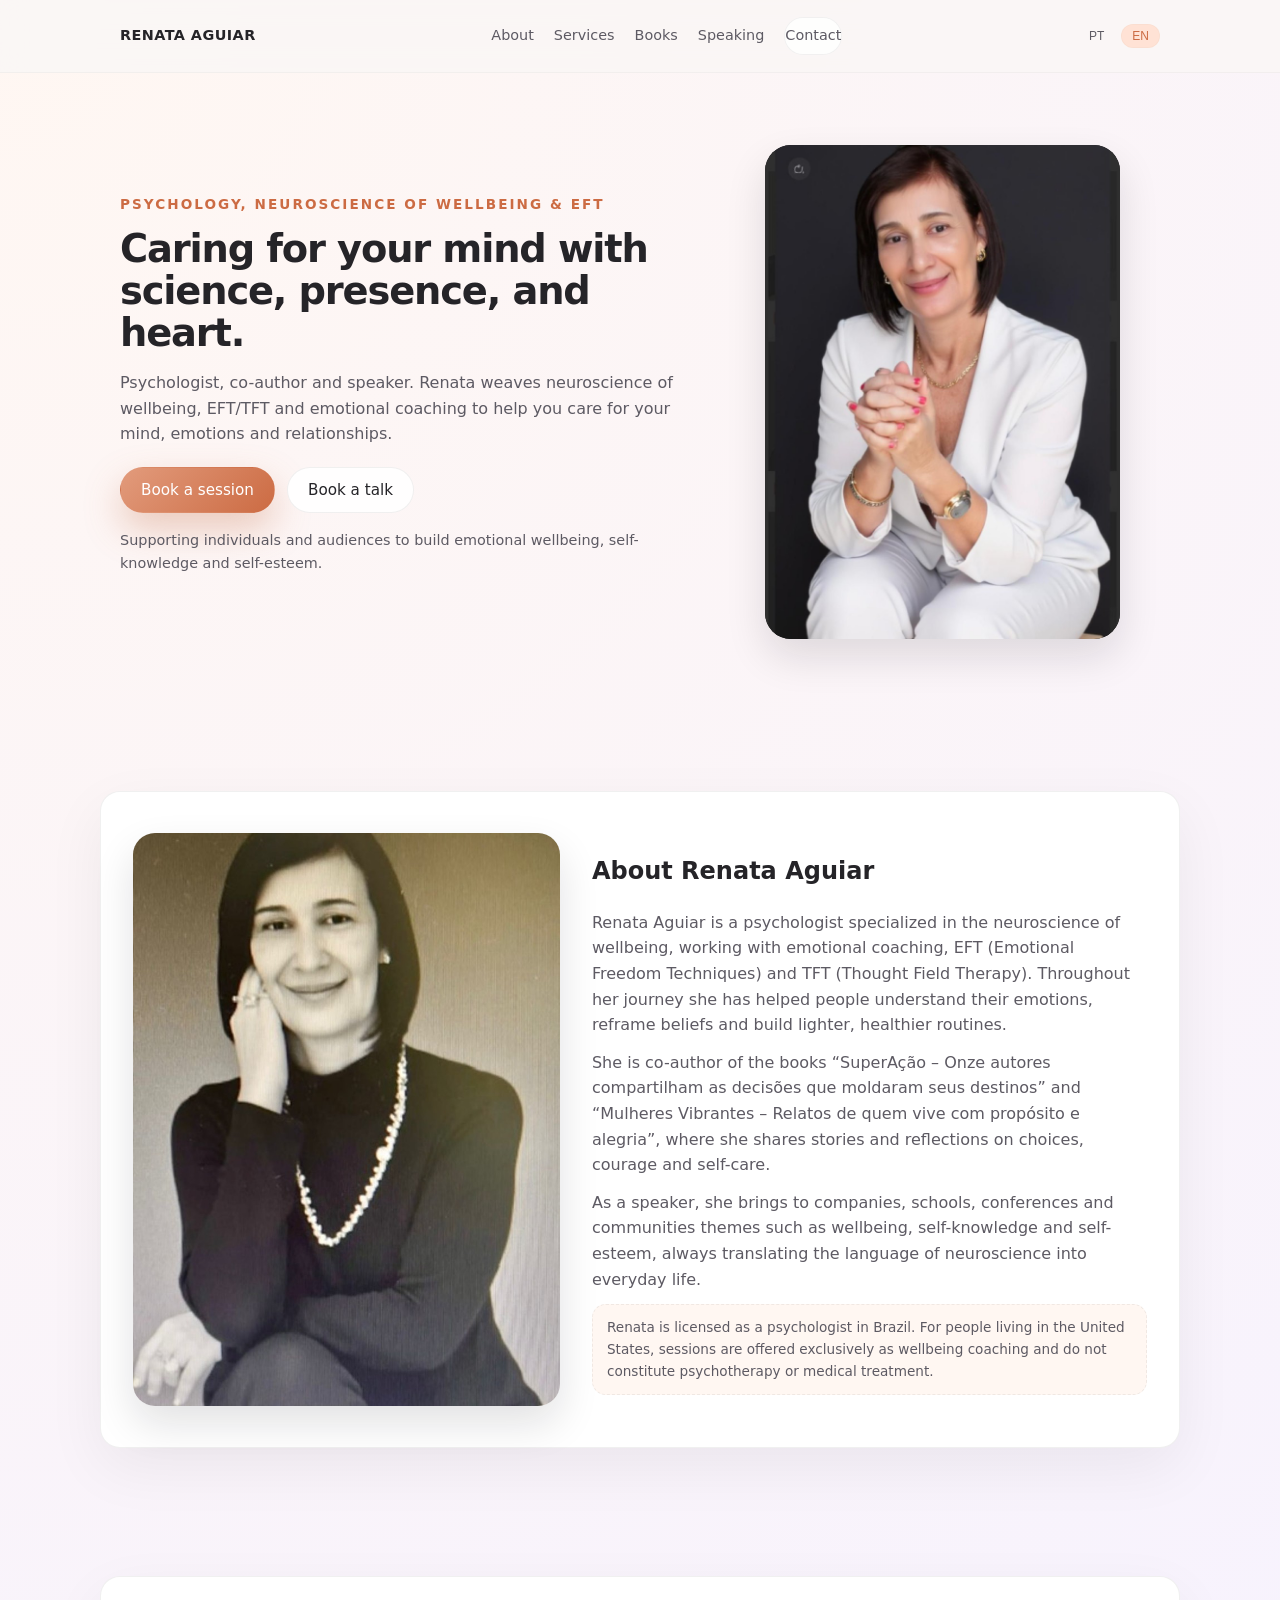
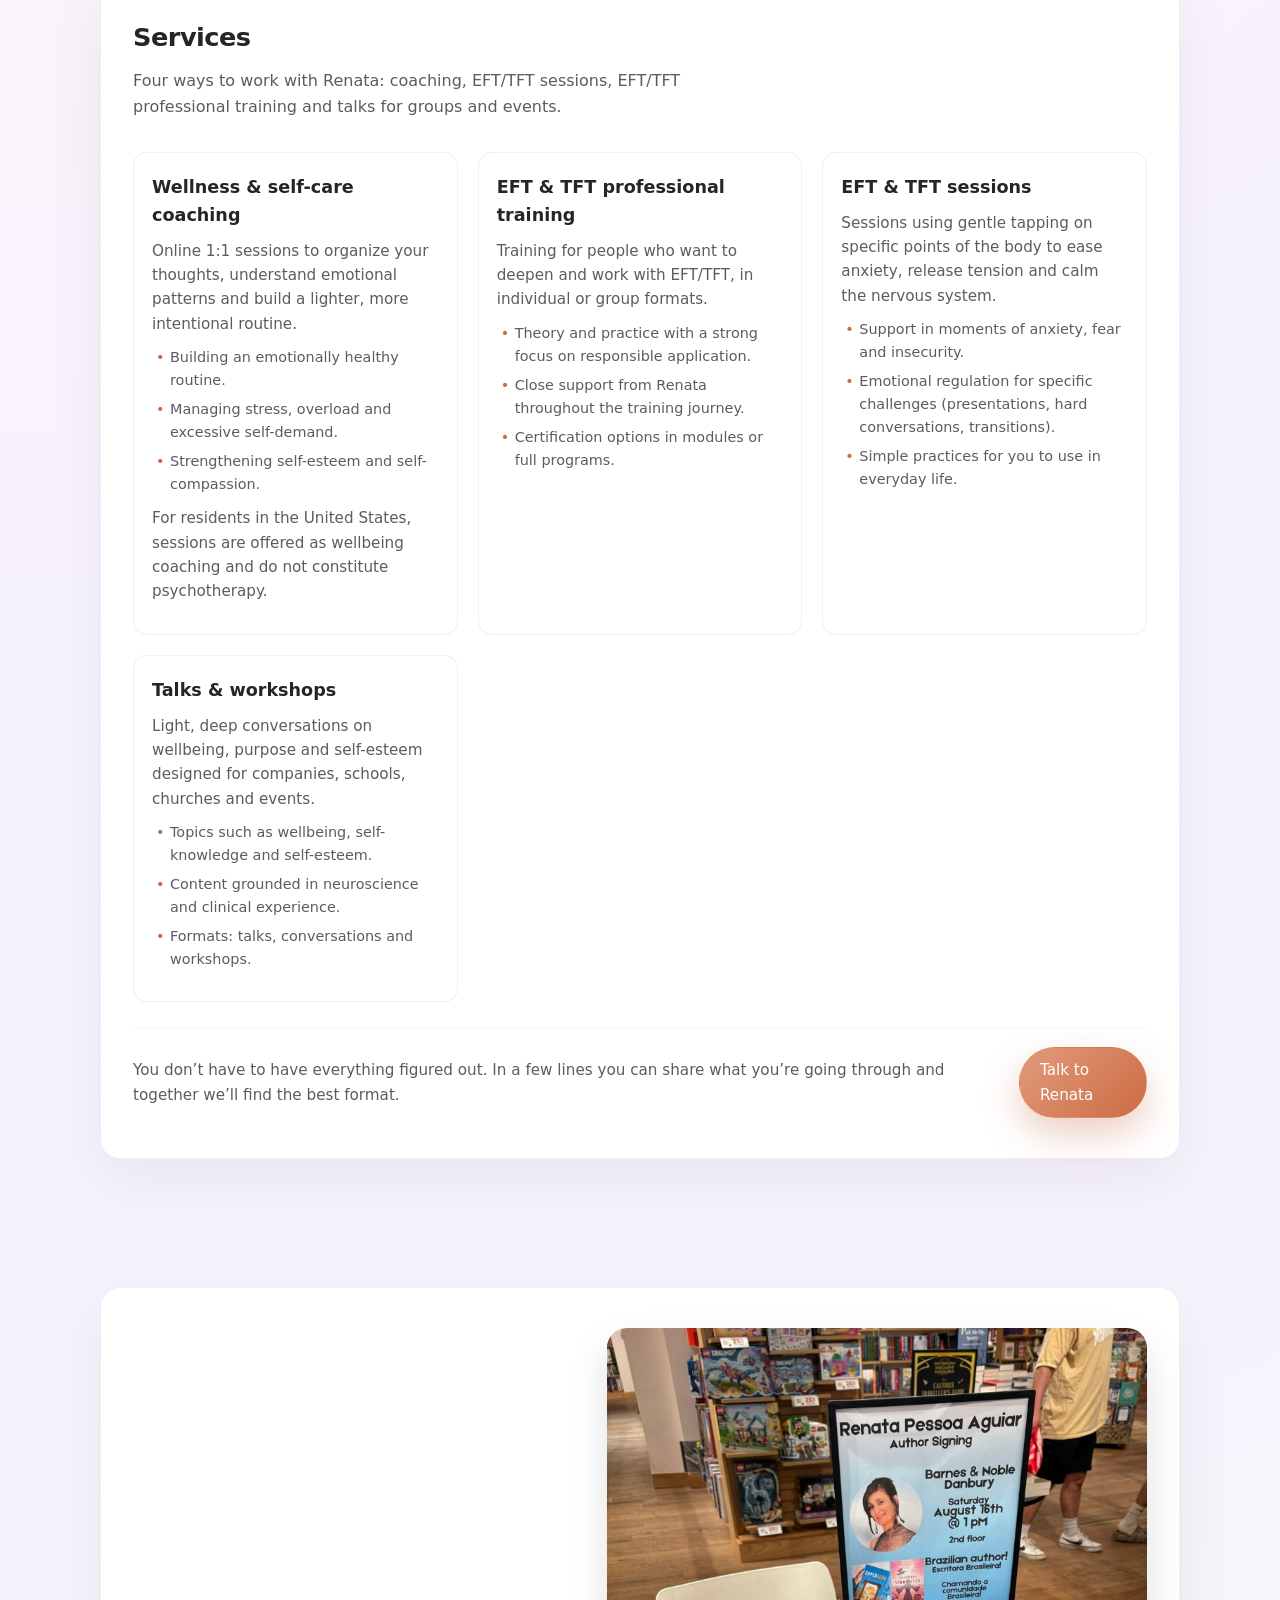
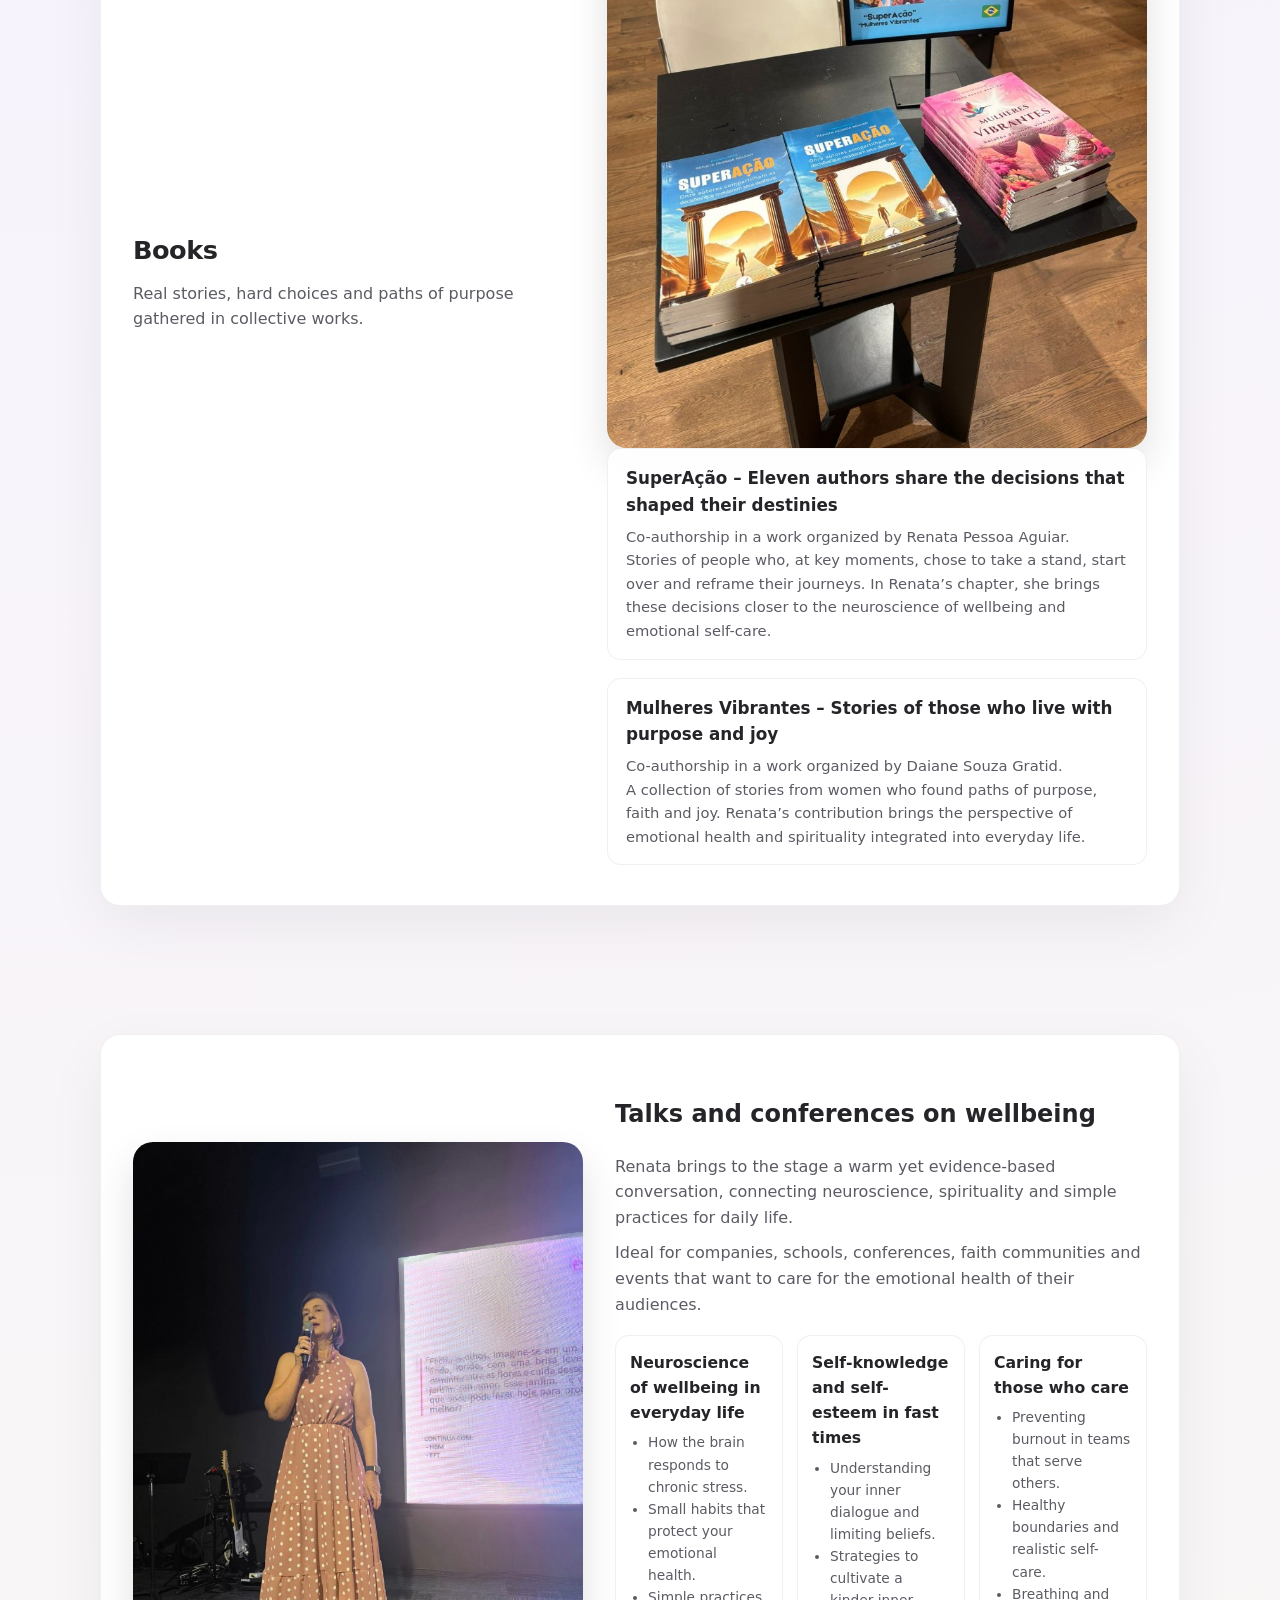
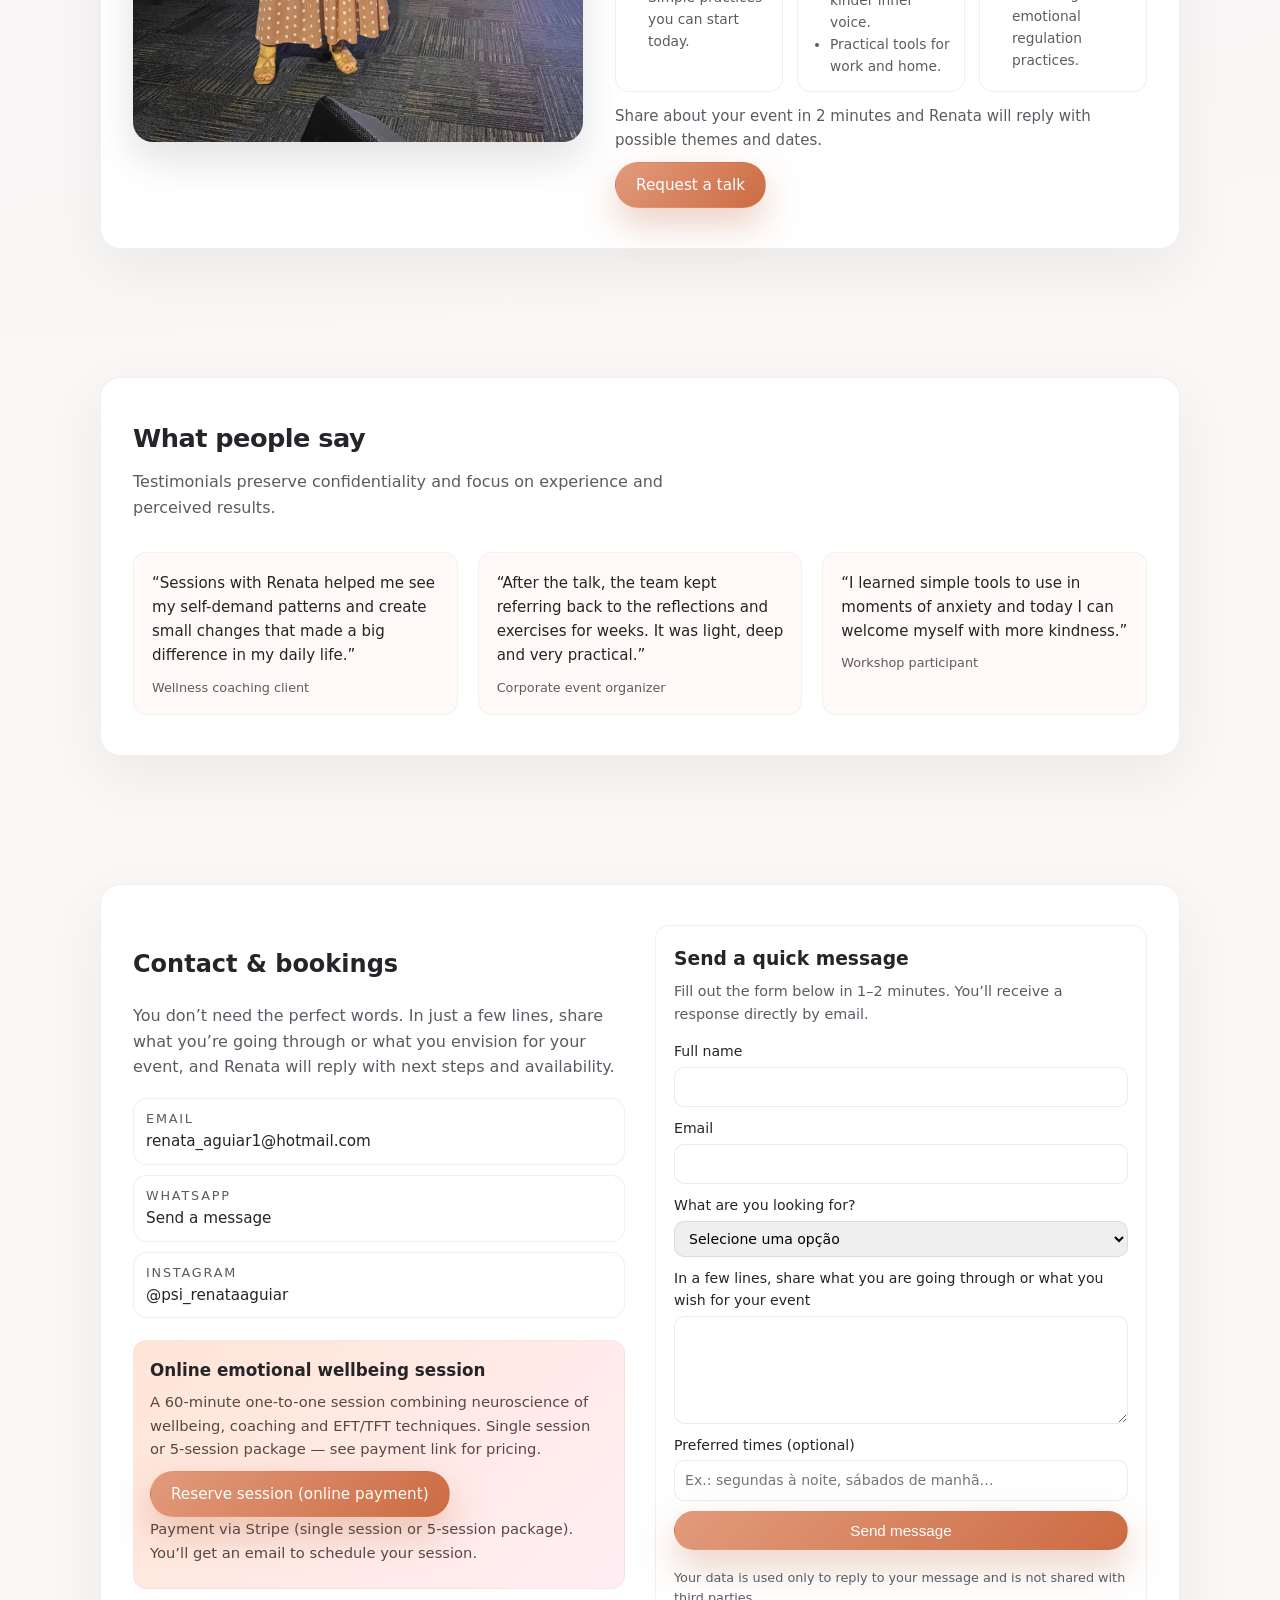
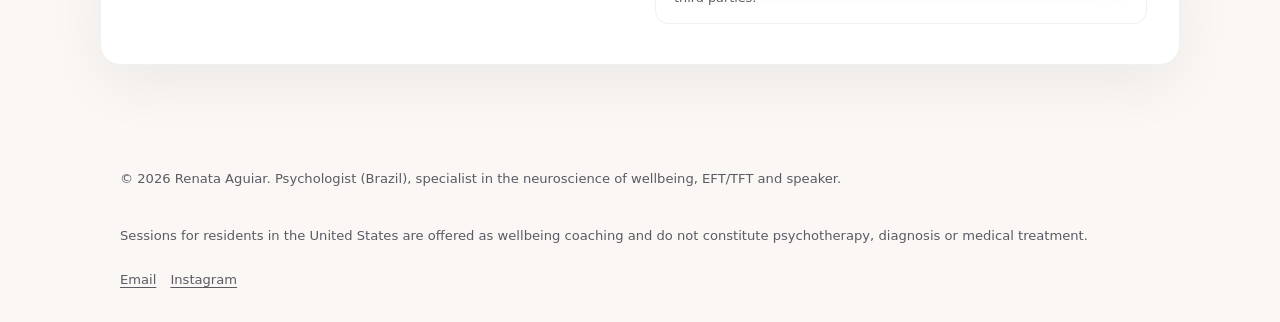
<file: index.html>
<!DOCTYPE html>
<html lang="pt">
  <head>
    <meta charset="UTF-8" />
    <meta name="viewport" content="width=device-width, initial-scale=1" />
    <title>Renata Aguiar – Neurociência do Bem-Estar, EFT & Palestras</title>
    <meta
      name="description"
      content="Renata Aguiar é psicóloga com foco em neurociência do bem-estar, EFT/TFT e palestras sobre saúde emocional, autoconhecimento e autoestima."
    />
    <link rel="stylesheet" href="styles.css" />
  </head>
  <body>
    <header class="site-header">
      <div class="container header-inner">
        <a href="#hero" class="logo">Renata&nbsp;Aguiar</a>
        <nav class="main-nav" aria-label="Main navigation">
          <a href="#about" data-i18n-key="nav-about">Sobre</a>
          <a href="#services" data-i18n-key="nav-services">Serviços</a>
          <a href="#books" data-i18n-key="nav-books">Livros</a>
          <a href="#speaking" data-i18n-key="nav-speaking">Palestras</a>
          <a href="#contact" data-i18n-key="nav-contact" class="nav-cta"
            >Contato</a
          >
        </nav>
        <div class="header-actions">
          <button
            class="lang-toggle is-active"
            type="button"
            data-lang="pt"
            aria-label="Mudar idioma para English"
          >
            PT
          </button>
          <button
            class="lang-toggle"
            type="button"
            data-lang="en"
            aria-label="Switch language to Portuguese"
          >
            EN
          </button>
        </div>
      </div>
    </header>

    <main>
      <!-- Hero -->
      <section id="hero" class="hero">
        <div class="container hero-inner">
          <div class="hero-copy">
            <p class="hero-kicker" data-i18n-key="hero-kicker">
              Psicologia, neurociência do bem-estar & EFT
            </p>
            <h1 data-i18n-key="hero-title">
              Cuidando da sua mente com ciência, presença e coração.
            </h1>
            <p class="hero-subtitle" data-i18n-key="hero-subtitle">
              Psicóloga, coautora de livros e palestrante. Renata une
              neurociência do bem-estar, EFT/TFT e coaching emocional para
              ajudar você a cuidar da mente, das emoções e dos relacionamentos.
            </p>
            <div class="hero-ctas">
              <a
                href="#contact"
                class="btn primary"
                data-i18n-key="hero-primary-cta"
                >Agendar sessão</a
              >
              <a
                href="#speaking"
                class="btn ghost"
                data-i18n-key="hero-secondary-cta"
                >Contratar palestra</a
              >
            </div>
            <p class="hero-social-proof" data-i18n-key="hero-proof">
              Acompanhando pessoas e públicos na construção de bem-estar
              emocional, autoconhecimento e autoestima.
            </p>
          </div>
          <div class="hero-media">
            <figure class="hero-photo">
              <img
                src="assets/WhatsApp_Image_2026-03-11_at_12.14.22-6a00f18c-7a0d-4046-a2a8-50d337fda19d.png"
                alt="Retrato profissional de Renata Aguiar"
              />
            </figure>
          </div>
        </div>
      </section>

      <!-- About -->
      <section id="about" class="section about">
        <div class="container section-inner about-inner">
          <div class="about-media">
            <figure>
              <img
                src="assets/WhatsApp_Image_2026-03-11_at_12.11.25-fd3f0747-0765-4c3a-9956-cd3a38ffa7a9.png"
                alt="Foto em preto e branco de Renata Aguiar"
              />
            </figure>
          </div>
          <div class="about-copy">
            <h2 data-i18n-key="about-title">Sobre Renata Aguiar</h2>
            <p data-i18n-key="about-body-1">
              Renata Aguiar é psicóloga com especialização em neurociência do
              bem-estar e atuação em coaching emocional, EFT (Emotional Freedom
              Techniques) e TFT (Thought Field Therapy). Ao longo da sua
              trajetória, tem ajudado pessoas a compreenderem suas emoções,
              ressignificarem crenças e construírem rotinas mais leves e
              saudáveis.
            </p>
            <p data-i18n-key="about-body-2">
              É coautora dos livros <strong>“SuperAção – Onze autores
              compartilham as decisões que moldaram seus destinos”</strong> e
              <strong>“Mulheres Vibrantes – Relatos de quem vive com propósito
              e alegria”</strong>, onde compartilha histórias e reflexões sobre
              escolhas, coragem e autocuidado.
            </p>
            <p data-i18n-key="about-body-3">
              Como palestrante, leva para empresas, escolas, conferências e
              comunidades temas como bem-estar, autoconhecimento e autoestima,
              sempre traduzindo a linguagem da neurociência para o dia a dia.
            </p>
            <p class="about-disclaimer" data-i18n-key="about-disclaimer">
              Renata está registrada como psicóloga no Brasil. Para pessoas
              residentes nos Estados Unidos, os atendimentos são oferecidos
              exclusivamente como coaching e orientação em bem-estar, e não se
              configuram como psicoterapia ou tratamento médico.
            </p>
          </div>
        </div>
      </section>

      <!-- Services -->
      <section id="services" class="section services">
        <div class="container section-inner">
          <header class="section-header">
            <h2 data-i18n-key="services-title">Serviços</h2>
            <p data-i18n-key="services-intro">
              Quatro formas de trabalhar com Renata: coaching, sessões de
              EFT/TFT, formação em EFT/TFT e palestras para grupos e eventos.
            </p>
          </header>

          <div class="cards-grid">
            <article class="card">
              <h3 data-i18n-key="service-coaching-title">
                Coaching em bem-estar &amp; autocuidado
              </h3>
              <p data-i18n-key="service-coaching-body">
                Encontros individuais online para organizar pensamentos,
                entender padrões emocionais e construir uma rotina mais leve e
                intencional.
              </p>
              <ul class="card-list">
                <li data-i18n-key="service-coaching-item-1">
                  Construção de rotina emocionalmente saudável.
                </li>
                <li data-i18n-key="service-coaching-item-2">
                  Manejo de estresse, sobrecarga e autocobrança.
                </li>
                <li data-i18n-key="service-coaching-item-3">
                  Fortalecimento de autoestima e autocompaixão.
                </li>
              </ul>
              <p class="card-note" data-i18n-key="service-coaching-note">
                Para residentes nos EUA, as sessões são oferecidas como
                <strong>coaching em bem-estar</strong>, não como psicoterapia.
              </p>
            </article>

            <article class="card">
              <h3 data-i18n-key="service-training-title">
                Formação em EFT &amp; TFT
              </h3>
              <p data-i18n-key="service-training-body">
                Treinamentos para pessoas que desejam se aprofundar e atuar com
                EFT/TFT, em formatos individuais ou em grupo.
              </p>
              <ul class="card-list">
                <li data-i18n-key="service-training-item-1">
                  Conteúdo teórico e prático com foco em aplicação responsável.
                </li>
                <li data-i18n-key="service-training-item-2">
                  Acompanhamento próximo durante o processo de formação.
                </li>
                <li data-i18n-key="service-training-item-3">
                  Opções de certificação em módulos ou programas completos.
                </li>
              </ul>
            </article>

            <article class="card">
              <h3 data-i18n-key="service-eft-title">
                Sessões de EFT &amp; TFT
              </h3>
              <p data-i18n-key="service-eft-body">
                Sessões com técnicas de tapping em pontos específicos do corpo
                para aliviar ansiedade, liberar tensões e acalmar o sistema
                nervoso.
              </p>
              <ul class="card-list">
                <li data-i18n-key="service-eft-item-1">
                  Apoio em momentos de ansiedade, medo e insegurança.
                </li>
                <li data-i18n-key="service-eft-item-2">
                  Regulagem emocional para desafios específicos (apresentações,
                  conversas difíceis, mudanças).
                </li>
                <li data-i18n-key="service-eft-item-3">
                  Práticas simples para você aplicar no dia a dia.
                </li>
              </ul>
            </article>

            <article class="card">
              <h3 data-i18n-key="service-speaking-title">
                Palestras &amp; workshops
              </h3>
              <p data-i18n-key="service-speaking-body">
                Conversas leves e profundas sobre bem-estar, propósito e
                autoestima, pensadas para empresas, escolas, igrejas e eventos.
              </p>
              <ul class="card-list">
                <li data-i18n-key="service-speaking-item-1">
                  Temas como bem-estar, autoconhecimento e autoestima.
                </li>
                <li data-i18n-key="service-speaking-item-2">
                  Conteúdo baseado em neurociência e experiência clínica.
                </li>
                <li data-i18n-key="service-speaking-item-3">
                  Formatos: palestras, rodas de conversa e workshops.
                </li>
              </ul>
            </article>
          </div>

          <div class="section-cta-row">
            <p data-i18n-key="services-cta-text">
              Não precisa ter tudo claro agora. Em poucas linhas você pode
              contar o que está vivendo e juntos encontraremos o formato ideal.
            </p>
            <a
              href="#contact"
              class="btn primary"
              data-i18n-key="services-cta-button"
              >Falar com a Renata</a
            >
          </div>
        </div>
      </section>

      <!-- Books -->
      <section id="books" class="section books">
        <div class="container section-inner books-inner">
          <header class="section-header">
            <h2 data-i18n-key="books-title">Livros</h2>
            <p data-i18n-key="books-intro">
              Histórias reais, escolhas difíceis e caminhos de propósito,
              reunidos em obras coletivas.
            </p>
          </header>

          <div class="books-layout">
            <div class="books-media">
              <figure>
                <img
                  src="assets/WhatsApp_Image_2026-03-11_at_12.14.19-55b8c52e-29c3-406a-a96c-57f477dc82d0.png"
                  alt="Capas dos livros SuperAção e Mulheres Vibrantes"
                />
              </figure>
            </div>
            <div class="books-list">
              <article class="book-card">
                <h3 data-i18n-key="book-superacao-title">
                  SuperAção – Onze autores compartilham as decisões que
                  moldaram seus destinos
                </h3>
                <p class="book-meta" data-i18n-key="book-superacao-meta">
                  Coautoria em obra organizada por Renata Pessoa Aguiar.
                </p>
                <p data-i18n-key="book-superacao-body">
                  Histórias de pessoas que, em momentos-chave, escolheram se
                  posicionar, recomeçar e ressignificar suas trajetórias. No
                  capítulo de Renata, ela aproxima essas decisões da
                  neurociência do bem-estar e do autocuidado emocional.
                </p>
              </article>

              <article class="book-card">
                <h3 data-i18n-key="book-mulheres-title">
                  Mulheres Vibrantes – Relatos de quem vive com propósito e
                  alegria
                </h3>
                <p class="book-meta" data-i18n-key="book-mulheres-meta">
                  Coautoria em obra organizada por Daiane Souza Gratid.
                </p>
                <p data-i18n-key="book-mulheres-body">
                  Uma coletânea de relatos de mulheres que encontraram caminhos
                  de propósito, fé e alegria. A participação de Renata traz a
                  perspectiva da saúde emocional e da espiritualidade integrada
                  ao dia a dia.
                </p>
              </article>
            </div>
          </div>
        </div>
      </section>

      <!-- Speaking -->
      <section id="speaking" class="section speaking">
        <div class="container section-inner speaking-inner">
          <div class="speaking-media">
            <figure>
              <img
                src="assets/WhatsApp_Image_2026-03-11_at_12.14.19__1_-7b561f25-86e2-442b-b9af-0f37d690d7cc.png"
                alt="Renata Aguiar palestrando em um evento"
              />
            </figure>
          </div>
          <div class="speaking-copy">
            <h2 data-i18n-key="speaking-title">
              Palestras e conferências sobre bem-estar
            </h2>
            <p data-i18n-key="speaking-body-1">
              Renata leva para o palco uma conversa acolhedora e ao mesmo tempo
              baseada em evidências, conectando neurociência, espiritualidade e
              práticas simples para o dia a dia.
            </p>
            <p data-i18n-key="speaking-body-2">
              Ideal para empresas, escolas, conferências, comunidades de fé e
              eventos que desejam cuidar da saúde emocional de seus públicos.
            </p>

            <div class="talks-grid">
              <article class="talk-card">
                <h3 data-i18n-key="talk-1-title">
                  Neurociência do bem-estar no dia a dia
                </h3>
                <ul>
                  <li data-i18n-key="talk-1-item-1">
                    Como o cérebro reage ao estresse crônico.
                  </li>
                  <li data-i18n-key="talk-1-item-2">
                    Pequenos hábitos que protegem sua saúde emocional.
                  </li>
                  <li data-i18n-key="talk-1-item-3">
                    Práticas simples para começar ainda hoje.
                  </li>
                </ul>
              </article>

              <article class="talk-card">
                <h3 data-i18n-key="talk-2-title">
                  Autoconhecimento e autoestima em tempos acelerados
                </h3>
                <ul>
                  <li data-i18n-key="talk-2-item-1">
                    Entendendo o diálogo interno e as crenças limitantes.
                  </li>
                  <li data-i18n-key="talk-2-item-2">
                    Estratégias para cultivar uma voz interna mais gentil.
                  </li>
                  <li data-i18n-key="talk-2-item-3">
                    Ferramentas práticas para o trabalho e para casa.
                  </li>
                </ul>
              </article>

              <article class="talk-card">
                <h3 data-i18n-key="talk-3-title">
                  Cuidando de quem cuida
                </h3>
                <ul>
                  <li data-i18n-key="talk-3-item-1">
                    Prevenção de esgotamento em equipes que servem.
                  </li>
                  <li data-i18n-key="talk-3-item-2">
                    Limites saudáveis e autocuidado possível.
                  </li>
                  <li data-i18n-key="talk-3-item-3">
                    Práticas de respiro e regulação emocional.
                  </li>
                </ul>
              </article>
            </div>

            <p class="speaking-prompt" data-i18n-key="speaking-prompt">
              Conte sobre o seu evento em 2 minutos e Renata responde com
              possibilidades de tema e datas.
            </p>
            <a
              href="#contact"
              class="btn primary"
              data-i18n-key="speaking-cta"
              >Solicitar palestra</a
            >
          </div>
        </div>
      </section>

      <!-- Testimonials -->
      <section id="testimonials" class="section testimonials">
        <div class="container section-inner">
          <header class="section-header">
            <h2 data-i18n-key="testimonials-title">
              O que dizem sobre o trabalho
            </h2>
            <p data-i18n-key="testimonials-intro">
              Depoimentos preservam a confidencialidade e focam na experiência
              e nos resultados percebidos.
            </p>
          </header>

          <div class="cards-grid testimonials-grid">
            <figure class="testimonial">
              <blockquote data-i18n-key="testimonial-1">
                “As sessões com a Renata me ajudaram a enxergar meus padrões de
                autocobrança e a criar pequenas mudanças que fizeram muita
                diferença no meu dia a dia.”
              </blockquote>
              <figcaption data-i18n-key="testimonial-1-meta">
                Cliente de coaching em bem-estar
              </figcaption>
            </figure>

            <figure class="testimonial">
              <blockquote data-i18n-key="testimonial-2">
                “Depois da palestra, a equipe comentou por semanas sobre as
                reflexões e exercícios. Foi leve, profundo e muito prático.”
              </blockquote>
              <figcaption data-i18n-key="testimonial-2-meta">
                Organizadora de evento corporativo
              </figcaption>
            </figure>

            <figure class="testimonial">
              <blockquote data-i18n-key="testimonial-3">
                “Aprendi ferramentas simples para usar em momentos de ansiedade
                e hoje consigo me acolher com mais gentileza.”
              </blockquote>
              <figcaption data-i18n-key="testimonial-3-meta">
                Participante de workshop sobre autoestima
              </figcaption>
            </figure>
          </div>
        </div>
      </section>

      <!-- Contact & Booking -->
      <section id="contact" class="section contact">
        <div class="container section-inner contact-inner">
          <div class="contact-copy">
            <h2 data-i18n-key="contact-title">Contato &amp; agendamentos</h2>
            <p data-i18n-key="contact-body-1">
              Você não precisa ter o texto perfeito para escrever. Em poucas
              linhas, conte o que está vivendo ou o que deseja para o seu
              evento, e Renata responde com próximos passos e possibilidades de
              agenda.
            </p>

            <div class="contact-actions">
              <a
                href="mailto:renata_aguiar1@hotmail.com?subject=Sess%C3%A3o%20com%20Renata&body=Ol%C3%A1%20Renata%2C%0D%0A%0D%0AGostaria%20de%20agendar%20uma%20sess%C3%A3o.%20Meu%20nome%20%C3%A9...%0D%0A%0D%0AObrigada(o)!"
                class="contact-link"
              >
                <span class="contact-label" data-i18n-key="contact-email-label"
                  >E-mail</span
                >
                <span
                  class="contact-value"
                  data-i18n-key="contact-email-value"
                  >renata_aguiar1@hotmail.com</span
                >
              </a>

              <a
                href="https://wa.me/5534996864215"
                class="contact-link"
                target="_blank"
                rel="noopener noreferrer"
              >
                <span
                  class="contact-label"
                  data-i18n-key="contact-whatsapp-label"
                  >WhatsApp</span
                >
                <span
                  class="contact-value"
                  data-i18n-key="contact-whatsapp-value"
                  >Enviar mensagem</span
                >
              </a>

              <a
                href="https://www.instagram.com/psi_renataaguiar/"
                class="contact-link"
                target="_blank"
                rel="noopener noreferrer"
              >
                <span
                  class="contact-label"
                  data-i18n-key="contact-instagram-label"
                  >Instagram</span
                >
                <span
                  class="contact-value"
                  data-i18n-key="contact-instagram-value"
                  >@psi_renataaguiar</span
                >
              </a>
            </div>

            <div class="highlight-offer">
              <h3 data-i18n-key="offer-title">
                Sessão online de bem-estar emocional
              </h3>
              <p data-i18n-key="offer-body">
                Encontro individual de 60 minutos combinando neurociência do
                bem-estar, coaching e técnicas de EFT/TFT. 1 sessão ou pacote de
                5 sessões — valores no link de pagamento.
              </p>
              <a
                href="https://buy.stripe.com/dRmfZi5MAdVjbm4axg6c00x"
                class="btn primary"
                target="_blank"
                rel="noopener noreferrer"
                data-i18n-key="offer-cta"
                >Reservar sessão (pagamento online)</a
              >
              <p class="offer-note" data-i18n-key="offer-note">
                Pagamento via Stripe (1 sessão ou pacote 5 sessões). Após
                confirmar, você recebe um e-mail para combinar o horário.
              </p>
            </div>
          </div>

          <div class="contact-form-wrapper">
            <h3 data-i18n-key="form-title">Envie uma mensagem rápida</h3>
            <p class="form-intro" data-i18n-key="form-intro">
              Preencha o formulário abaixo em 1–2 minutos. Você receberá uma
              resposta diretamente por e-mail.
            </p>
            <form
              action="https://formspree.io/f/mwvrobwb"
              method="POST"
              class="contact-form"
            >
              <label>
                <span data-i18n-key="form-name-label">Nome completo</span>
                <input
                  type="text"
                  name="name"
                  required
                  autocomplete="name"
                />
              </label>
              <label>
                <span data-i18n-key="form-email-label">E-mail</span>
                <input
                  type="email"
                  name="email"
                  required
                  autocomplete="email"
                />
              </label>
              <label>
                <span data-i18n-key="form-topic-label"
                  >O que você procura?</span
                >
                <select name="topic" required>
                  <option value="" disabled selected hidden>
                    Selecione uma opção
                  </option>
                  <option value="coaching">
                    Coaching em bem-estar / acompanhamento individual
                  </option>
                  <option value="eft-tft">Sessões de EFT/TFT</option>
                  <option value="speaking">Palestra ou workshop</option>
                  <option value="other">Outro</option>
                </select>
              </label>
              <label>
                <span data-i18n-key="form-message-label"
                  >Conte em poucas linhas o que você está vivendo ou o que
                  deseja para o seu evento</span
                >
                <textarea
                  name="message"
                  rows="4"
                  required
                ></textarea>
              </label>
              <label>
                <span data-i18n-key="form-preferred-times-label"
                  >Horários preferidos (opcional)</span
                >
                <input
                  type="text"
                  name="preferred_times"
                  placeholder="Ex.: segundas à noite, sábados de manhã…"
                />
              </label>

              <button type="submit" class="btn primary" data-i18n-key="form-submit">
                Enviar mensagem
              </button>
              <p class="form-footnote" data-i18n-key="form-footnote">
                Seus dados são usados apenas para retorno de contato e não são
                compartilhados com terceiros.
              </p>
            </form>
          </div>
        </div>
      </section>
    </main>

    <footer class="site-footer">
      <div class="container footer-inner">
        <p data-i18n-key="footer-credits">
          © <span id="current-year"></span> Renata Aguiar. Psicóloga (Brasil),
          especialista em neurociência do bem-estar, EFT/TFT e palestrante.
        </p>
        <p class="footer-disclaimer" data-i18n-key="footer-disclaimer">
          Atendimentos para residentes nos Estados Unidos são oferecidos como
          coaching em bem-estar e não configuram psicoterapia, diagnóstico ou
          tratamento médico.
        </p>
        <div class="footer-links">
          <a
            href="mailto:renata_aguiar1@hotmail.com"
            data-i18n-key="footer-email-link"
            >E-mail</a
          >
          <a
            href="https://www.instagram.com/psi_renataaguiar/"
            target="_blank"
            rel="noopener noreferrer"
            >Instagram</a
          >
        </div>
      </div>
    </footer>

    <script src="main.js"></script>
  </body>
</html>
</file>
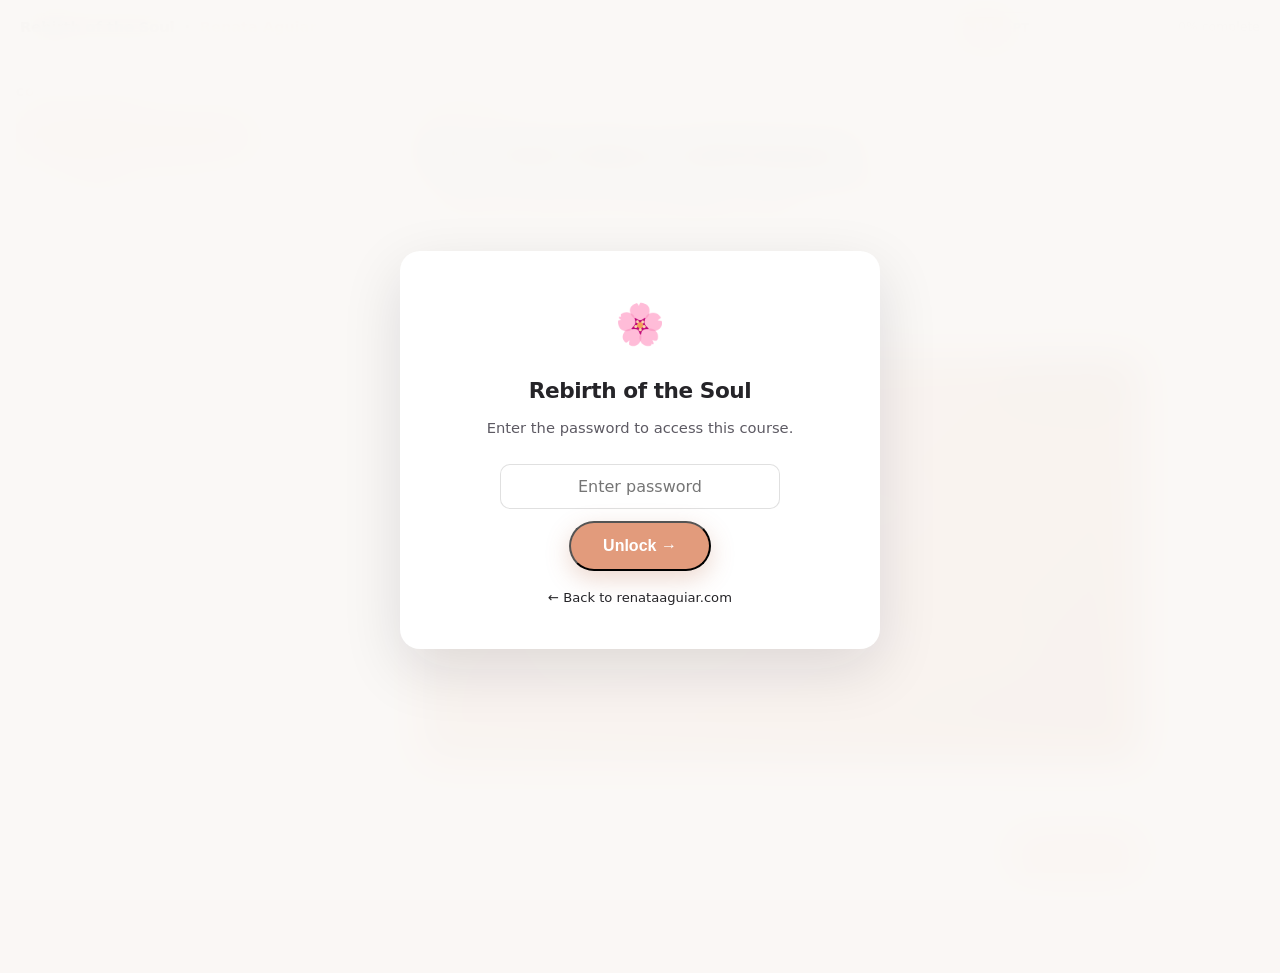
<file: learn/rebirth-of-the-soul/index.html>
<!DOCTYPE html>
<html lang="en">
<head>
  <meta charset="UTF-8" />
  <meta name="viewport" content="width=device-width, initial-scale=1.0" />
  <meta name="robots" content="noindex, nofollow" />
  <title>Rebirth of the Soul — Renata Aguiar</title>
  <link rel="stylesheet" href="../../styles.css" />
  <link rel="stylesheet" href="../courses.css?v=3" />
</head>
<body class="course-page" data-course="rebirth" data-stripe-url="#STRIPE_REBIRTH_LINK">

  <!-- ── Top Bar ──────────────────────────────────────────── -->
  <header class="course-topbar">
    <button class="topbar-hamburger" aria-label="Toggle menu">
      <span></span>
      <span></span>
      <span></span>
    </button>
    <div class="topbar-title">
      Rebirth of the Soul &nbsp;·&nbsp; <a href="../../index.html">Renata Aguiar</a>
    </div>
    <div class="lang-toggle">
      <button class="lang-toggle-btn is-active" data-lang="en">EN</button>
      <button class="lang-toggle-btn" data-lang="pt">PT</button>
    </div>
    <div class="topbar-progress">
      <div class="topbar-progress-bar">
        <div class="topbar-progress-fill" style="width: 0%"></div>
      </div>
      <span class="topbar-progress-text">0% complete</span>
    </div>
  </header>

  <!-- ── Layout ───────────────────────────────────────────── -->
  <div class="course-layout">

    <!-- ── Sidebar ────────────────────────────────────────── -->
    <aside class="course-sidebar">
      <div class="sidebar-section">
        <p class="sidebar-section-label">Course Lessons</p>

        <button class="sidebar-item is-active" data-module="0">
          <span class="sidebar-check">✓</span>
          <span class="sidebar-item-text">1. The Truth About Self-Esteem</span>
        </button>

        <button class="sidebar-item" data-module="1">
          <span class="sidebar-check">✓</span>
          <span class="sidebar-item-text">2. Rebuilding From the Ground Up</span>
        </button>

        <button class="sidebar-item" data-module="2">
          <span class="sidebar-check">✓</span>
          <span class="sidebar-item-text">3. Rewriting Your Story</span>
        </button>

        <button class="sidebar-item" data-module="3">
          <span class="sidebar-check">✓</span>
          <span class="sidebar-item-text">4. Dreams &amp; Confidence</span>
        </button>

        <button class="sidebar-item" data-module="4">
          <span class="sidebar-check">✓</span>
          <span class="sidebar-item-text">5. The Practice of Self-Care</span>
        </button>

        <button class="sidebar-item" data-module="5">
          <span class="sidebar-check">✓</span>
          <span class="sidebar-item-text">6. Relationships &amp; Boundaries</span>
        </button>

        <button class="sidebar-item" data-module="6">
          <span class="sidebar-check">✓</span>
          <span class="sidebar-item-text">7. Breaking Free</span>
        </button>

        <button class="sidebar-item" data-module="7">
          <span class="sidebar-check">✓</span>
          <span class="sidebar-item-text">8. Your Rebirth</span>
        </button>
      </div>
    </aside>

    <!-- ── Main Content ────────────────────────────────────── -->
    <main class="course-main">
      <div class="course-content">

        <!-- ════════════════════════════════════════════
             LESSON 1 — THE TRUTH ABOUT SELF-ESTEEM
             (Chapters 1-2: What is self-esteem + Wounded self-esteem)
             ════════════════════════════════════════════ -->
        <section class="module-section is-active" id="module-0">
          <div class="module-header">
            <p class="module-label">Lesson 1</p>
            <div data-lang="en">
              <h1 class="module-title">The Truth About Self-Esteem</h1>
              <p class="module-objective">Understand the real roots of self-esteem and why the conventional advice só often falls short — só you can start from a place of genuine clarity.</p>
            </div>
            <div data-lang="pt">
              <h1 class="module-title">A Verdade Sobre a Autoestima</h1>
              <p class="module-objective">Entenda as verdadeiras raízes da autoestima e por que os conselhos convencionais muitas vezes ficam aquem — para que você possa começar de um lugar de clareza genuína.</p>
            </div>
          </div>

          <!-- Step indicator -->
          <div class="step-indicator">
            <button class="step-dot is-active" data-step="0">Watch</button>
            <button class="step-dot" data-step="1">Learn</button>
            <button class="step-dot" data-step="2">Reflect</button>
          </div>

          <!-- ─── Step 1: Watch ─── -->
          <div class="module-step is-active">

          <!-- Video Placeholder -->
          <div class="video-placeholder">
            <span class="video-badge">Coming Soon</span>
            <div class="video-play-icon"><svg viewBox="0 0 24 24"><polygon points="8,5 19,12 8,19"/></svg></div>
            <div data-lang="en"><div class="video-title">The Truth About Self-Esteem</div></div>
            <div data-lang="pt"><div class="video-title">A Verdade Sobre a Autoestima</div></div>
            <div class="video-duration">~15 min</div>
            <div data-lang="en">
              <div class="video-outline">
                <ul>
                  <li>What self-esteem really is (and what it is not)</li>
                  <li>The neuroscience of how we see ourselves</li>
                  <li>Where your self-esteem was wounded — and why it matters</li>
                  <li>The five core emotional wounds</li>
                </ul>
              </div>
            </div>
            <div data-lang="pt">
              <div class="video-outline">
                <ul>
                  <li>O que a autoestima realmente e (e o que não e)</li>
                  <li>A neurociencia de como nos vemos</li>
                  <li>Onde sua autoestima foi ferida — e por que isso importa</li>
                  <li>As cinco feridas emocionais centrais</li>
                </ul>
              </div>
            </div>
          </div>
          <details class="video-prompt">
            <summary>AI Video Generation Prompt</summary>
            <div class="video-prompt-content">
              <p><strong>Scene:</strong> Warm, well-lit studio or home office. Renata seated comfortably. Soft, neutral background with greenery. Camera at eye level, medium shot (waist up).</p>
              <p><strong>Speaker:</strong> Renata Pessoa Aguiar — psychologist, warm and intimate demeanor. Speaks directly to camera as if to one person.</p>
              <p><strong>Script outline (15 min):</strong></p>
              <ul>
                <li>(0:00–2:00) Opening: "Self-esteem is not about liking what you see in the mirror. It goes much deeper than that. It is the value you recognize in yourself — regardless of what others see."</li>
                <li>(2:00–5:00) Define what self-esteem IS: knowing your worth even when you fail, feeling worthy of love and care, having the courage to say no, accepting imperfections. What it is NOT: arrogance, loving yourself only on good days, comparing yourself to feel better.</li>
                <li>(5:00–9:00) The neuroscience: medial prefrontal córtex and amygdala regulate self-perception. Early experiences of rejection and comparison form defensive patterns. Introduce neuroplasticity — the brain can change.</li>
                <li>(9:00–12:00) Where self-esteem breaks: the invisible roots in childhood — constant criticism, silent comparisons, absence of praise, excessive demands, rejection, abandonment, emotional violence. The pattern: "I am not enough."</li>
                <li>(12:00–15:00) The five core wounds: rejection, humiliation, betrayal, abandonment, injustice. Close with hope: "The pain you hide becomes unconscious patterns. The pain you illuminate becomes a path to healing."</li>
              </ul>
              <p><strong>Tone:</strong> Warm, intimate, empowering. Like a trusted friend who happens to be a psychologist. Direct and compassionate.</p>
            </div>
          </details>
          </div>

          <!-- ─── Step 2: Learn ─── -->
          <div class="module-step">

          <!-- ── English Content ── -->
          <div data-lang="en">
            <h2>What Is Self-Esteem, Really?</h2>
            <p>Self-esteem is not just about liking what you see in the mirror. It goes much deeper than that. It is the value you recognize in yourself — <strong>regardless of what others see</strong>.</p>

            <div class="callout callout-key">
              <div class="callout-label">🔑 Key Concept</div>
              <h3 class="callout-title">Self-Esteem Is...</h3>
              <ul>
                <li>Knowing you have worth, <strong>even when you make mistakes</strong></li>
                <li>Feeling worthy of love, respect, and care — including your own</li>
                <li>Having the courage to stand your ground, to say "no," and to protect what matters</li>
                <li>Accepting your imperfections without letting them define your story</li>
              </ul>
            </div>

            <p><strong>Self-esteem is NOT:</strong></p>
            <ul>
              <li>Arrogance or a sense of superiority</li>
              <li>Loving yourself only on the good days</li>
              <li>Constantly comparing yourself to feel "better" than others</li>
            </ul>
            <p>On the contrary: a woman with healthy self-esteem embraces her vulnerabilities. She recognizes she does not need to be perfect — and yet still deserves love.</p>

            <h2>The Neuroscience of Self-Esteem</h2>
            <p>Self-esteem is directly linked to how your brain works. Regions like the <strong>medial prefrontal córtex</strong> and the <strong>amygdala</strong> regulate how you perceive yourself, how you react to criticism, and how you seek acceptance.</p>
            <p>When you experience rejection, comparison, or abandonment early in life, your brain forms <strong>defensive patterns</strong>. These patterns repeat throughout your life — affecting your relationships, your decisions, and even the way you look at yourself in the mirror.</p>

            <div class="callout callout-tip">
              <div class="callout-label">💡 The Good News</div>
              <p>Your brain has <strong>neuroplasticity</strong> — the ability to change and rewire itself. Through practices like self-compassion, positive affirmations, conscious breathing, and new choices, it is possible to <strong>reprogram the way you see and treat yourself</strong>.</p>
            </div>

            <h2>Where Self-Esteem Breaks</h2>
            <p>You did not wake up one day simply feeling insecure, doubting yourself. Wounded self-esteem has a history. And it usually begins long before you realize it.</p>

            <h3>The Invisible Roots of Low Self-Esteem</h3>
            <p>In childhood, we are like emotional sponges. Everything we hear, feel, and live through shapes our sense of worth:</p>
            <ul>
              <li>Constant criticism</li>
              <li>Silent comparisons</li>
              <li>The absence of praise</li>
              <li>Excessive demands</li>
              <li>Experiences of rejection, abandonment, or emotional violence</li>
            </ul>
            <p>These experiences create an internal pattern: <strong>"I am not enough."</strong> And unconsciously, we carry this throughout life, wearing masks to be accepted — even if it costs us our essence.</p>

            <h3>How This Forms in the Brain</h3>
            <p>The repetition of negative experiences activates the <strong>limbic system</strong> (emotions) and the <strong>amygdala</strong> (danger alert), causing the brain to associate certain situations with threat, rejection, or failure. Over time, you may enter a state of <strong>emotional hypervigilance</strong> — always expecting something to go wrong, always demanding too much of yourself, always comparing.</p>
            <p>But here is a fundamental truth: <strong>you can rewrite your internal story.</strong></p>

            <div class="callout callout-exercise">
              <div class="callout-label">✏️ Exercise — Reflections That Heal</div>
              <h3 class="callout-title">Looking Into the Roots</h3>
              <p>Take a moment to reflect honestly. Write in your journal:</p>
              <ul>
                <li>What phrases did you hear most when you made mistakes, stood out, or felt afraid?</li>
                <li>What memories surface when you think of "not being enough"?</li>
                <li>What voices still echo inside you, even though they make no sense today?</li>
              </ul>
              <p><em>These questions are not meant to hurt you. They are meant to bring to light what was hidden — and to heal with awareness.</em></p>
            </div>

            <h3>The Five Core Emotional Wounds</h3>
            <p>You may identify with one or more of these. And that does not mean weakness — it means humanity.</p>
            <ul>
              <li><strong>The wound of rejection:</strong> fear of being left behind, of not being chosen</li>
              <li><strong>The wound of humiliation:</strong> shame of being who you are</li>
              <li><strong>The wound of betrayal:</strong> difficulty trusting, even trusting yourself</li>
              <li><strong>The wound of abandonment:</strong> a feeling of emptiness, emotional neediness</li>
              <li><strong>The wound of injustice:</strong> a feeling of never being recognized or respected</li>
            </ul>

            <div class="callout callout-key">
              <div class="callout-label">🔑 Key Concept</div>
              <h3 class="callout-title">What to Do With This Pain</h3>
              <p>Do not deny it. Do not bury it. Do not blame yourself.</p>
              <p><strong>Recognize it. Embrace it. Heal it.</strong></p>
              <p>The pain you hide becomes unconscious patterns. The pain you illuminate becomes a path to healing.</p>
            </div>

            <div class="callout callout-exercise">
              <div class="callout-label">✏️ Exercise 1 — How Is Your Self-Esteem?</div>
              <h3 class="callout-title">An Honest Check-In</h3>
              <p>Grab your journal. Write with complete honesty:</p>
              <ol>
                <li>I feel enough when...</li>
                <li>My most frequent thoughts about myself are...</li>
                <li>The times I sabotaged myself because I did not believe in me were...</li>
                <li>If my self-esteem were a color today, what would it be? Why?</li>
              </ol>
              <p><em>Do not judge yourself. Just observe. This writing is the first step of your reconnection.</em></p>
            </div>

            <div class="callout callout-exercise">
              <div class="callout-label">✏️ Exercise 2 — Letter to the Wounded Child</div>
              <h3 class="callout-title">A Letter of Compassion</h3>
              <p>Write a letter to your inner child, with tenderness and compassion. You can start like this:</p>
              <blockquote>
                "Dear me,<br>
                I know you heard words that hurt.<br>
                I know you thought you were not enough.<br>
                But today, I am here. And I want to take care of you.<br>
                I see your courage. I see your light.<br>
                And I promise to never abandon you again."
              </blockquote>
              <p>Write freely. Read it aloud. Keep it as a symbol of your new chapter.</p>
            </div>

            
          </div>

          <!-- ─── Step 3: Reflect ─── -->
          <div class="module-step">
<h2>Self-Reflection Questions</h2>
            <div class="callout callout-homework">
              <div class="callout-label">📝 Journal Prompts</div>
              <ol>
                <li>When was the last time you felt truly worthy, without needing anyone's approval?</li>
                <li>If you could release one belief about yourself that no longer serves you, what would it be?</li>
                <li>What would change in your daily life if you deeply believed you were enough — exactly as you are?</li>
                <li>What is one thing you would say to a dear friend going through what you are going through — that you have not yet said to yourself?</li>
              </ol>
            </div>

            <h2>Daily Affirmation</h2>
            <blockquote>
              "I choose to see myself with more tenderness.<br>
              I am worthy of respect, love, and care — every single day.<br><br>
              I recognize my wounds with love.<br>
              And I choose to treat them with the gentleness I have always deserved."
            </blockquote>
          </div>

          <!-- ── Portuguese Content ── -->
          <div data-lang="pt">
            <h2>O Que e Autoestima de Verdade?</h2>
            <p>Autoestima não e só gostar do que você ve no espelho. Ela vai muito além. E o valor que você reconhece em si mesma — <strong>independentemente do que os outros enxergam</strong>.</p>

            <div class="callout callout-key">
              <div class="callout-label">🔑 Conceito-Chave</div>
              <h3 class="callout-title">Autoestima e...</h3>
              <ul>
                <li>Saber que você tem valor, <strong>mesmo quando erra</strong></li>
                <li>Sentir-se digna de amor, respeito e cuidado — inclusive os seus</li>
                <li>Ter a coragem de se posicionar, dizer "não" e proteger o que importa</li>
                <li>Aceitar suas imperfeicoes sem deixa-las definirem sua história</li>
              </ul>
            </div>

            <p><strong>Autoestima não e:</strong></p>
            <ul>
              <li>Arrogancia ou superioridade</li>
              <li>Se amar só nos dias bons</li>
              <li>Comparar-se o tempo todo para se sentir "melhor"</li>
            </ul>
            <p>Pelo contrario: uma mulher com autoestima saudavel acolhe suas vulnerabilidades, reconhece que não precisa ser perfeita — e mesmo assim merece amor.</p>

            <h2>A Neurociencia da Autoestima</h2>
            <p>A autoestima esta ligada ao funcionamento do nosso cérebro. Regioes como o <strong>córtex pre-frontal medial</strong> e a <strong>amigdala</strong> regulam a forma como nos percebemos, reagimos as criticas e buscamos aceitacao.</p>
            <p>Quando temos experiencias de rejeicao, comparacao ou abandono desde cedo, o cérebro forma <strong>padroes defensivos</strong>. E esses padroes se repetem ao longo da vida, afetando relacionamentos, decisoes e até a forma como nos olhamos no espelho.</p>

            <div class="callout callout-tip">
              <div class="callout-label">💡 A Boa Noticia</div>
              <p>O cérebro tem <strong>neuroplasticidade</strong>. Ou seja, ele pode mudar. E com praticas de autocompaixao, afirmacoes positivas, respiração consciente e novas escolhas, e possível <strong>reprogramar a forma como você se ve e se trata</strong>.</p>
            </div>

            <h2>Autoestima Ferida — Quando e Por Que Ela Se Quebra</h2>
            <p>Você não acordou um dia simplesmente insegura, duvidando de si mesma. A autoestima ferida tem uma história. E ela, geralmente, comeca muito antes da gente perceber.</p>

            <h3>As Raizes Invisiveis da Baixa Autoestima</h3>
            <p>Na infancia, somos como esponjas emocionais. Tudo o que ouvimos, sentimos e vivemos vai moldando nossa percepcao de valor:</p>
            <ul>
              <li>Uma critica constante</li>
              <li>Uma comparacao silenciosa</li>
              <li>A ausencia de elogios</li>
              <li>O excesso de cobrancas</li>
              <li>Situacoes de rejeicao, abandono ou violencia emocional</li>
            </ul>
            <p>Essas experiencias criam um padrao interno: <strong>"Eu não sou suficiente."</strong> E, inconscientemente, carregamos isso pela vida, vestindo mascaras para sermos aceitas — mesmo que isso custe a nossa essencia.</p>

            <h3>Como Isso Se Forma no Cerebro?</h3>
            <p>A repeticao de experiencias negativas ativa o <strong>sistema limbico</strong> (emoções) e a <strong>amigdala</strong> (alerta de perigo), fazendo o cérebro associar certas situacoes a ameaca, rejeicao ou fracasso. Com o tempo, você pode entrar em estado de <strong>hipervigilancia emocional</strong>: sempre esperando que algo de errado, sempre se cobrando demais, sempre se comparando.</p>
            <p>Mas aqui esta um ponto fundamental: <strong>você pode reescrever sua história interna.</strong></p>

            <div class="callout callout-exercise">
              <div class="callout-label">✏️ Exercício — Reflexoes Que Curam</div>
              <h3 class="callout-title">Olhando Para as Raizes</h3>
              <p>Reserve um momento para refletir com honestidade. Escreva no seu diario:</p>
              <ul>
                <li>Quais frases você mais ouvia quando errava, quando se destacava, ou quando sentia medo?</li>
                <li>Que memórias vem a tona quando pensa em "não ser suficiente"?</li>
                <li>Que vozes ainda ecoam dentro de você, mesmo sem sentido hoje?</li>
              </ul>
              <p><em>Essas perguntas não são para te machucar. Sao para trazer a luz o que estava escondido — e curar com consciencia.</em></p>
            </div>

            <h3>As Cinco Feridas Emocionais</h3>
            <p>Você pode se identificar com uma ou mais delas. E isso não significa fraqueza — significa humanidade.</p>
            <ul>
              <li><strong>Ferida da rejeicao:</strong> medo de ser deixada, não escolhida</li>
              <li><strong>Ferida da humilhacao:</strong> vergonha de ser quem e</li>
              <li><strong>Ferida da traicao:</strong> dificuldade de confiar, até em si</li>
              <li><strong>Ferida do abandono:</strong> sensação de vazio, carencia afetiva</li>
              <li><strong>Ferida da injustica:</strong> sensação de nunca ser reconhecida ou respeitada</li>
            </ul>

            <div class="callout callout-key">
              <div class="callout-label">🔑 Conceito-Chave</div>
              <h3 class="callout-title">O Que Fazer Com Essa Dor</h3>
              <p>Não negue. Não enterre. Não se culpe.</p>
              <p><strong>Reconheca. Acolha. Cure.</strong></p>
              <p>As dores que você esconde se tornam padroes inconscientes. As dores que você ilumina se transformam em caminhos de cura.</p>
            </div>

            <div class="callout callout-exercise">
              <div class="callout-label">✏️ Exercício 1 — Como Anda Sua Autoestima?</div>
              <h3 class="callout-title">Um Check-In Honesto</h3>
              <p>Pegue papel e caneta. Escreva com sinceridade:</p>
              <ol>
                <li>Eu me sinto suficiente quando...</li>
                <li>Meus pensamentos mais frequentes sobre mim são...</li>
                <li>As vezes em que me sabotei por não acreditar em mim foram...</li>
                <li>Se minha autoestima fosse uma cor hoje, qual seria? Por que?</li>
              </ol>
              <p><em>Não se julgue. So observe. Essa escrita e o primeiro passo da sua reconexao.</em></p>
            </div>

            <div class="callout callout-exercise">
              <div class="callout-label">✏️ Exercício 2 — Carta Para a Crianca Ferida</div>
              <h3 class="callout-title">Uma Carta de Compaixao</h3>
              <p>Escreva uma carta para a sua criança interior, com carinho e compaixao. Você pode começar assim:</p>
              <blockquote>
                "Querida eu,<br>
                Eu sei que você ouviu palavras que doeram.<br>
                Eu sei que você achou que não era suficiente.<br>
                Mas hoje, eu estou aqui. E quero cuidar de você.<br>
                Eu vejo a sua coragem. Eu vejo a sua luz.<br>
                E prometo nunca mais te abandonar."
              </blockquote>
              <p>Escreva com liberdade. Leia em voz alta. Guarde como simbolo da sua nova fase.</p>
            </div>

            <h2>Perguntas de Autorreflexao</h2>
            <div class="callout callout-homework">
              <div class="callout-label">📝 Diario de Reflexão</div>
              <ol>
                <li>Quando foi a ultima vez que você se sentiu verdadeiramente digna, sem precisar da aprovacao de ninguem?</li>
                <li>Se você pudesse liberar uma crenca sobre si mesma que não te serve mais, qual seria?</li>
                <li>O que mudaria na sua vida diaria se você acreditasse profundamente que e suficiente — exatamente como e?</li>
                <li>O que você diria a uma amiga querida passando pelo que você esta passando — que ainda não disse a si mesma?</li>
              </ol>
            </div>

            <h2>Afirmação do Dia</h2>
            <blockquote>
              "Eu escolho me ver com mais carinho.<br>
              Eu sou digna de respeito, amor e cuidado — todos os dias.<br><br>
              Eu reconheco minhas feridas com amor.<br>
              E escolho trata-las com a gentileza que sempre mereci."
            </blockquote>
          </div>

          
          </div>

<div class="module-nav">
            <button class="module-nav-btn" data-nav="prev" disabled>← Previous</button>
            <button class="module-nav-btn is-primary" data-nav="next">Next →</button>
          </div>
        </section>

        <!-- ════════════════════════════════════════════
             LESSON 2 — REBUILDING FROM THE GROUND UP
             (Chapters 3-4: Conscious self-care + Rebuilding self-love: body, mind, soul)
             ════════════════════════════════════════════ -->
        <section class="module-section" id="module-1">
          <div class="module-header">
            <p class="module-label">Lesson 2</p>
            <div data-lang="en">
              <h1 class="module-title">Rebuilding From the Ground Up</h1>
              <p class="module-objective">Lay a strong foundation for your inner world by identifying what needs to be released and what truly needs to be rebuilt — through conscious self-care for body, mind, and soul.</p>
            </div>
            <div data-lang="pt">
              <h1 class="module-title">Reconstruindo Desde a Base</h1>
              <p class="module-objective">Construa uma base solida para o seu mundo interior, identificando o que precisa ser liberado e o que realmente precisa ser reconstruido — atraves do cuidado consciente do corpo, mente e alma.</p>
            </div>
          </div>

          <!-- Step indicator -->
          <div class="step-indicator">
            <button class="step-dot is-active" data-step="0">Watch</button>
            <button class="step-dot" data-step="1">Learn</button>
            <button class="step-dot" data-step="2">Reflect</button>
          </div>

          <!-- ─── Step 1: Watch ─── -->
          <div class="module-step is-active">

          <!-- Video Placeholder -->
          <div class="video-placeholder">
            <span class="video-badge">Coming Soon</span>
            <div class="video-play-icon"><svg viewBox="0 0 24 24"><polygon points="8,5 19,12 8,19"/></svg></div>
            <div data-lang="en"><div class="video-title">Rebuilding From the Ground Up</div></div>
            <div data-lang="pt"><div class="video-title">Reconstruindo Desde a Base</div></div>
            <div class="video-duration">~15 min</div>
            <div data-lang="en">
              <div class="video-outline">
                <ul>
                  <li>What real self-care actually means (beyond skincare and candles)</li>
                  <li>The science of why self-care heals your self-esteem</li>
                  <li>Five dimensions of self-care you may be neglecting</li>
                  <li>Rebuilding self-love through body, mind, and soul</li>
                </ul>
              </div>
            </div>
            <div data-lang="pt">
              <div class="video-outline">
                <ul>
                  <li>O que o autocuidado de verdade significa (além de skincare e velas)</li>
                  <li>A ciência de por que o autocuidado cura sua autoestima</li>
                  <li>Cinco dimensoes do autocuidado que você pode estar negligenciando</li>
                  <li>Reconstruindo o amor-próprio atraves do corpo, mente e alma</li>
                </ul>
              </div>
            </div>
          </div>
          <details class="video-prompt">
            <summary>AI Video Generation Prompt</summary>
            <div class="video-prompt-content">
              <p><strong>Scene:</strong> Warm, natural-light setting. Renata seated comfortably, perhaps with a cup of tea. Soft greenery in the background. Medium shot.</p>
              <p><strong>Speaker:</strong> Renata Pessoa Aguiar — psychologist. Warm, grounded energy.</p>
              <p><strong>Script outline (15 min):</strong></p>
              <ul>
                <li>(0:00–3:00) Open with the myth: "Self-care is not about bubble baths and scented candles. Those can be lovely, but alone they cannot sustain healthy self-esteem. Real self-care is choosing yourself every single day — even on the days when everything in you screams to give up."</li>
                <li>(3:00–6:00) Why we neglect self-care: the lies we were taught — "caring for yourself is selfish," "others come first," "a strong woman endures everything." These beliefs are traps.</li>
                <li>(6:00–9:00) The science: self-care reduces cortisol, improves cardiovascular health, strengthens the immune system, and activates the brain's reward system (dopamine + serotonin). Five types of self-care: emotional, physical, mental, energetic/spiritual, relational.</li>
                <li>(9:00–12:00) Body, mind, and soul: your body as a temple (nourish, don't punish), your mind as a garden (what you plant grows), your soul as your essence (reconnect with presence and joy).</li>
                <li>(12:00–15:00) Guided 3-minute reconnection meditation. Close with the self-love pact exercise.</li>
              </ul>
              <p><strong>Tone:</strong> Warm, direct, like talking to a close friend. Challenge old beliefs gently but firmly.</p>
            </div>
          </details>
          </div>

          <!-- ─── Step 2: Learn ─── -->
          <div class="module-step">

          <!-- ── English Content ── -->
          <div data-lang="en">
            <h2>What Real Self-Care Actually Means</h2>
            <p>Self-care goes far beyond skincare, scented candles, and long baths. Those gestures can be meaningful — but on their own, they cannot sustain healthy self-esteem.</p>
            <p><strong>True self-care is about choosing yourself every single day</strong>, even on the days when everything inside you screams to give up.</p>

            <div class="callout callout-key">
              <div class="callout-label">🔑 Key Concept</div>
              <h3 class="callout-title">Self-Care Is a Statement of Worth</h3>
              <p>To care for yourself is an act of recognition: <strong>"I matter. I deserve attention. I am a priority."</strong></p>
              <p>When this choice comes from within, it has the power to rebuild self-esteem, heal old wounds, and reprogram the way you see yourself and live your life.</p>
            </div>

            <h3>Why Do We Neglect Self-Care?</h3>
            <p>Many women were taught that:</p>
            <ul>
              <li>Caring for yourself is selfish</li>
              <li>Others come first, then you</li>
              <li>A strong woman endures everything</li>
            </ul>
            <p>These beliefs are traps. And they often come packaged with experiences of abandonment or emotional invalidation that taught you "don't bother anyone," "handle it alone," "don't be weak." But caring for yourself is not weakness. <strong>It is emotional wisdom.</strong></p>

            <div class="callout callout-tip">
              <div class="callout-label">💡 What the Science Says</div>
              <p>Studies show that self-care <strong>reduces cortisol</strong> (the stress hormone), improves cardiovascular health, strengthens the immune system, and activates the brain's <strong>reward system</strong>, releasing dopamine and serotonin — substances directly linked to a sense of well-being. Caring for yourself is also a matter of physical and mental health.</p>
            </div>

            <h2>Five Dimensions of Self-Care</h2>

            <h3>1. Emotional Self-Care</h3>
            <p>Validate your feelings. Say "I'm not okay today" without guilt. Practice silence. Write what you feel. Go to therapy.</p>

            <h3>2. Physical Self-Care</h3>
            <p>Sleep well. Eat with presence. Move your body with love (not with punishment). Get your check-ups. Honor your rhythm.</p>

            <h3>3. Mental Self-Care</h3>
            <p>Nourish healthy thoughts. Reduce excessive social media. Breathe before reacting. Seek new learning.</p>

            <h3>4. Energetic and Spiritual Self-Care</h3>
            <p>Connect with something greater. Meditate. Pray. Care for the environment where you live. Protect your energy.</p>

            <h3>5. Relational Self-Care</h3>
            <p>Set boundaries. Say no with firmness and peace. Choose wisely who you share your life with.</p>

            <div class="callout callout-exercise">
              <div class="callout-label">✏️ Integrative Practice — EFT for Self-Validation</div>
              <h3 class="callout-title">Tapping Into Self-Worth</h3>
              <p>Gently tap on the EFT points while repeating:</p>
              <blockquote>"Even though I learned to put myself last, I choose, right now, to place myself at the center with love. I allow myself to be cared for. I allow myself to be my own priority."</blockquote>
              <p>Breathe deeply at the end. Notice the effect in your body.</p>
            </div>

            <h2>Rebuilding Self-Love: Body, Mind, and Soul</h2>
            <p>Rebuilding self-love is not about going back to who you were before the pain. It is about <strong>blossoming into an even more authentic version of yourself</strong> — with your scars as marks of victory, not shame. It is a process. A journey. And it involves your whole being: body, mind, and soul.</p>

            <h3>Body: The Temple of Your Story</h3>
            <p>Your body carries the marks of your struggles and your victories. It deserves respect, not punishment. To love your body is to listen to its signals, honor its limits, and free yourself from the unrealistic standards imposed from the outside.</p>
            <ul>
              <li>Nourish yourself as a gesture of tenderness, not guilt</li>
              <li>Move your body to celebrate life, not to pay for mistakes</li>
              <li>Rest without guilt</li>
              <li>Dress with love, not with judgment</li>
            </ul>
            <p>Ask yourself: <em>What does my body need from me today?</em> And listen with respect.</p>

            <h3>Mind: The Garden of Your Beliefs</h3>
            <p>Your mind is fertile ground. Everything you plant in it — criticism or love, comparison or acceptance — blossoms. Rebuilding self-love involves:</p>
            <ul>
              <li>Identifying and dismantling sabotaging thoughts ("I can't," "I'm not good enough")</li>
              <li>Replacing them with true, empowering beliefs ("I have worth because I exist," "I am worthy of respect now, not when I'm perfect")</li>
              <li>Practicing gentle inner dialogue: speak to yourself as you would to a dear friend</li>
            </ul>
            <p>Ask yourself: <em>What stories am I telling myself about who I am?</em> And choose new narratives.</p>

            <h3>Soul: The Spark of Your Being</h3>
            <p>Your soul is where your true essence lives. It is not measured by what you have, do, or appear to be. It simply <em>is</em>.</p>
            <p>Reconnecting with your soul means:</p>
            <ul>
              <li>Practicing presence in the here and now</li>
              <li>Nourishing your spirituality (regardless of religion)</li>
              <li>Turning inward, listening to your intuition</li>
              <li>Rediscovering what makes your heart sing — art, music, nature, creation</li>
            </ul>
            <p>Ask yourself: <em>What makes my soul smile?</em> And allow yourself to seek it without guilt.</p>

            <div class="callout callout-exercise">
              <div class="callout-label">✏️ Guided Practice — 3-Minute Reconnection Meditation</div>
              <h3 class="callout-title">Coming Home to Yourself</h3>
              <p>Close your eyes. Place one hand over your heart, the other over your abdomen. Breathe deeply three times.</p>
              <p>As you breathe, repeat silently:</p>
              <blockquote>"I am safe. I am enough. I am loved. I choose to blossom."</blockquote>
              <p>Imagine a golden light enveloping your entire body — warming, healing, strengthening.</p>
              <p>Open your eyes slowly. Smile at yourself.</p>
            </div>

            <div class="callout callout-exercise">
              <div class="callout-label">✏️ Exercise 3 — My Self-Care Ritual</div>
              <h3 class="callout-title">Design Your Daily Practice</h3>
              <p>Write your ideal self-care ritual to begin tomorrow. Keep it simple, possible, real. No judgments, no trends. Only what makes sense for <strong>you</strong>.</p>
              <ol>
                <li>What is the best time to care for myself?</li>
                <li>What has my body been asking me to stop ignoring?</li>
                <li>What small actions bring me presence and peace?</li>
              </ol>
            </div>

            <div class="callout callout-exercise">
              <div class="callout-label">✏️ Exercise 4 — My Self-Love Pact</div>
              <h3 class="callout-title">A Contract With Yourself</h3>
              <p>Write a commitment to yourself:</p>
              <ol>
                <li>Today I commit to...</li>
                <li>Today I release the belief that...</li>
                <li>Today I choose to plant in myself...</li>
              </ol>
              <p>Sign your name at the end. Like an unconditional love contract with who you are.</p>
            </div>

            
          </div>

          <!-- ─── Step 3: Reflect ─── -->
          <div class="module-step">
<h2>Self-Reflection Questions</h2>
            <div class="callout callout-homework">
              <div class="callout-label">📝 Journal Prompts</div>
              <ol>
                <li>When was the last time you did something purely for yourself, without guilt? How did it feel?</li>
                <li>Which of the five dimensions of self-care (emotional, physical, mental, spiritual, relational) do you most neglect? Why?</li>
                <li>If you spoke to yourself the way you speak to someone you deeply love, what would change?</li>
                <li>What does your soul need from you right now that you have been putting off?</li>
              </ol>
            </div>

            <h2>Daily Affirmation</h2>
            <blockquote>
              "I deserve care, attention, and love.<br>
              And the first gesture comes from me.<br><br>
              I am body, mind, and soul in harmony.<br>
              I deserve to blossom in my truth."
            </blockquote>
          </div>

          <!-- ── Portuguese Content ── -->
          <div data-lang="pt">
            <h2>O Que e Autocuidado de Verdade</h2>
            <p>Autocuidado vai muito além de skincare, velas aromaticas e banhos demorados. Esses gestos podem sim ser importantes — mas sozinhos, não sustentam uma autoestima saudavel.</p>
            <p><strong>Autocuidado de verdade e sobre escolher-se todos os dias</strong>, mesmo nos dias em que tudo em você grita por desistencia.</p>

            <div class="callout callout-key">
              <div class="callout-label">🔑 Conceito-Chave</div>
              <h3 class="callout-title">Autocuidado e Uma Escolha de Valor</h3>
              <p>Autocuidar-se e um ato de reconhecimento: <strong>"Eu importo. Eu mereco atenção. Eu sou prioridade."</strong></p>
              <p>Essa escolha, quando vem de dentro, tem o poder de reconstruir a autoestima, curar feridas antigas e reprogramar o seu modo de se ver e de viver.</p>
            </div>

            <h3>Por Que Negligenciamos o Autocuidado?</h3>
            <p>Muitas mulheres foram ensinadas que:</p>
            <ul>
              <li>Se cuidar e egoismo</li>
              <li>Primeiro os outros, depois você</li>
              <li>Mulher forte aguenta tudo</li>
            </ul>
            <p>Essas crencas são armadilhas. E muitas vezes, vem junto de experiencias de abandono ou invalidacao emocional que ensinaram a "não incomodar", a "dar conta sozinha", a "não ser fraca". Mas cuidar de si não e fraqueza. <strong>E sabedoria emocional.</strong></p>

            <div class="callout callout-tip">
              <div class="callout-label">💡 O Que a Ciência Diz</div>
              <p>Estudos mostram que o autocuidado <strong>reduz o nivel de cortisol</strong> (hormonio do estresse), melhora a saude cardiovascular, fortalece o sistema imunologico e ativa o <strong>sistema de recompensa do cérebro</strong>, liberando dopamina e serotonina — substancias diretamente ligadas a sensação de bem-estar. Ou seja: se cuidar e também uma questao de saude mental e física.</p>
            </div>

            <h2>Cinco Dimensoes do Autocuidado</h2>

            <h3>1. Autocuidado Emocional</h3>
            <p>Validar seus sentimentos. Dizer "hoje não estou bem" sem culpa. Praticar o silencio. Escrever o que sente. Fazer terapia.</p>

            <h3>2. Autocuidado Fisico</h3>
            <p>Dormir bem. Comer com presenca. Mexer o corpo com amor (não com punicao). Fazer exames. Honrar seu ritmo.</p>

            <h3>3. Autocuidado Mental</h3>
            <p>Nutrir pensamentos saudaveis. Reduzir o excesso de redes sociais. Respirar antes de reagir. Buscar novos aprendizados.</p>

            <h3>4. Autocuidado Energetico e Espiritual</h3>
            <p>Conectar-se com algo maior. Meditar. Orar. Cuidar do ambiente onde vive. Proteger sua energia.</p>

            <h3>5. Autocuidado Relacional</h3>
            <p>Estabelecer limites. Dizer não com firmeza e paz. Escolher bem com quem partilha sua vida.</p>

            <div class="callout callout-exercise">
              <div class="callout-label">✏️ Prática Integrativa — EFT para Autovalidacao</div>
              <h3 class="callout-title">Tapping no Autovalor</h3>
              <p>Toque suavemente os pontos da EFT enquanto repete:</p>
              <blockquote>"Mesmo que eu tenha aprendido a me colocar por ultimo, eu escolho, agora, me colocar no centro com amor. Eu me permito ser cuidada. Eu me permito me priorizar."</blockquote>
              <p>Respire fundo ao final. Sinta o efeito no seu corpo.</p>
            </div>

            <h2>A Reconstrucao do Amor-Proprio: Corpo, Mente e Alma</h2>
            <p>Reconstruir o amor próprio não e voltar a ser quem você era antes da dor. E <strong>florescer em uma versao ainda mais verdadeira de si mesma</strong>, com as cicatrizes como marcas de vitoria, e não de vergonha. E um processo. Uma jornada. E ela envolve todo o seu ser: corpo, mente e alma.</p>

            <h3>Corpo: O Templo da Sua História</h3>
            <p>Seu corpo carrega as marcas das suas lutas e conquistas. Ele merece respeito, não punicao. Amar o próprio corpo e ouvir seus sinais, honrar seus limites e libertar-se dos padroes irreais impostos de fora para dentro.</p>
            <ul>
              <li>Alimentar-se como um gesto de carinho, não de culpa</li>
              <li>Mexer o corpo para celebrar a vida, não para pagar erros</li>
              <li>Descansar sem culpa</li>
              <li>Vestir-se com amor, não com julgamento</li>
            </ul>
            <p>Pergunte a si mesma: <em>O que meu corpo precisa de mim hoje?</em> E ouca com respeito.</p>

            <h3>Mente: O Jardim das Suas Crencas</h3>
            <p>Sua mente e fertil. Tudo o que você planta nela — criticas ou amor, comparacoes ou aceitacao — floresce. Reconstruir o amor próprio envolve:</p>
            <ul>
              <li>Identificar e desfazer pensamentos sabotadores ("Eu não sou capaz", "Eu não sou boa o suficiente")</li>
              <li>Substitui-los por crencas verdadeiras e fortalecedoras ("Eu tenho valor porque existo", "Eu sou digna de respeito agora, não quando for perfeita")</li>
              <li>Praticar o dialogo interno gentil: falar consigo mesma como falaria com uma amiga querida</li>
            </ul>
            <p>Pergunte a si mesma: <em>Que historias estou contando para mim sobre quem eu sou?</em> E escolha novas narrativas.</p>

            <h3>Alma: A Centelha do Seu Ser</h3>
            <p>Sua alma e onde reside sua verdadeira essencia. Ela não se mede pelo que você tem, faz ou aparenta. Ela simplesmente <em>e</em>.</p>
            <p>Reconectar-se com sua alma e:</p>
            <ul>
              <li>Praticar a presenca no aqui e agora</li>
              <li>Nutrir a espiritualidade (independentemente de religiao)</li>
              <li>Voltar-se para dentro, ouvir sua intuicao</li>
              <li>Resgatar aquilo que faz seu coracao vibrar — arte, música, natureza, criacao</li>
            </ul>
            <p>Pergunte a si mesma: <em>O que faz minha alma sorrir?</em> E permita-se buscar isso sem culpa.</p>

            <div class="callout callout-exercise">
              <div class="callout-label">✏️ Prática Guiada — Meditacao de Reconexao de 3 Minutos</div>
              <h3 class="callout-title">Voltando Para Si Mesma</h3>
              <p>Feche os olhos. Coloque uma mao sobre o coracao, outra sobre o abdomen. Respire profundamente três vezes.</p>
              <p>Enquanto respira, repita mentalmente:</p>
              <blockquote>"Eu estou segura. Eu sou suficiente. Eu sou amada. Eu escolho florescer."</blockquote>
              <p>Imagine uma luz dourada envolvendo todo o seu corpo, aquecendo, curando, fortalecendo.</p>
              <p>Abra os olhos devagar. Sorria para si mesma.</p>
            </div>

            <div class="callout callout-exercise">
              <div class="callout-label">✏️ Exercício 3 — Meu Ritual de Cuidado</div>
              <h3 class="callout-title">Planeje Sua Prática Diaria</h3>
              <p>Escreva seu ritual de autocuidado ideal para começar amanha mesmo. Monte um ritual simples, possível, real. Sem julgamentos, sem modismos. So o que faz sentido pra <strong>você</strong>.</p>
              <ol>
                <li>Qual o melhor horario para cuidar de mim?</li>
                <li>O que meu corpo pede que eu pare de ignorar?</li>
                <li>Que atitudes pequenas me trazem presenca e paz?</li>
              </ol>
            </div>

            <div class="callout callout-exercise">
              <div class="callout-label">✏️ Exercício 4 — Meu Pacto de Amor Proprio</div>
              <h3 class="callout-title">Um Contrato Com Você Mesma</h3>
              <p>Escreva um compromisso com você:</p>
              <ol>
                <li>Hoje eu me comprometo a...</li>
                <li>Hoje eu libero a crenca de que...</li>
                <li>Hoje eu escolho plantar em mim...</li>
              </ol>
              <p>Assine seu nome ao final. Como um contrato de amor incondicional com quem você e.</p>
            </div>

            <h2>Perguntas de Autorreflexao</h2>
            <div class="callout callout-homework">
              <div class="callout-label">📝 Diario de Reflexão</div>
              <ol>
                <li>Quando foi a ultima vez que você fez algo puramente por você, sem culpa? Como se sentiu?</li>
                <li>Qual das cinco dimensoes do autocuidado (emocional, físico, mental, espiritual, relacional) você mais negligencia? Por que?</li>
                <li>Se você falasse consigo mesma da forma como fala com alguem que ama profundamente, o que mudaria?</li>
                <li>O que sua alma precisa de você agora que você tem adiado?</li>
              </ol>
            </div>

            <h2>Afirmação do Dia</h2>
            <blockquote>
              "Eu mereco cuidado, atenção e amor.<br>
              E o primeiro gesto vem de mim.<br><br>
              Eu sou corpo, mente e alma em harmonia.<br>
              Eu mereco florescer na minha verdade."
            </blockquote>
          </div>

          
          </div>

<div class="module-nav">
            <button class="module-nav-btn" data-nav="prev">← Previous</button>
            <button class="module-nav-btn is-primary" data-nav="next">Next →</button>
          </div>
        </section>

        <!-- ════════════════════════════════════════════
             LESSON 3 — REWRITING YOUR STORY
             (Chapters 5-6: Building a new internal narrative + Healing limiting beliefs)
             ════════════════════════════════════════════ -->
        <section class="module-section" id="module-2">
          <div class="module-header">
            <p class="module-label">Lesson 3</p>
            <div data-lang="en">
              <h1 class="module-title">Rewriting Your Story</h1>
              <p class="module-objective">Learn to identify the limiting narratives you carry about yourself, dismantle the inner saboteurs, and replace them with a story that reflects who you truly are.</p>
            </div>
            <div data-lang="pt">
              <h1 class="module-title">Reescrevendo Sua História</h1>
              <p class="module-objective">Aprenda a identificar as narrativas limitantes que você carrega sobre si mesma, desmonte os sabotadores internos e substitua-os por uma história que reflita quem você realmente e.</p>
            </div>
          </div>

          <!-- Step indicator -->
          <div class="step-indicator">
            <button class="step-dot is-active" data-step="0">Watch</button>
            <button class="step-dot" data-step="1">Learn</button>
            <button class="step-dot" data-step="2">Reflect</button>
          </div>

          <!-- ─── Step 1: Watch ─── -->
          <div class="module-step is-active">

          <!-- Video Placeholder -->
          <div class="video-placeholder">
            <span class="video-badge">Coming Soon</span>
            <div class="video-play-icon"><svg viewBox="0 0 24 24"><polygon points="8,5 19,12 8,19"/></svg></div>
            <div data-lang="en"><div class="video-title">Rewriting Your Story</div></div>
            <div data-lang="pt"><div class="video-title">Reescrevendo Sua História</div></div>
            <div class="video-duration">~15 min</div>
            <div data-lang="en">
              <div class="video-outline">
                <ul>
                  <li>A 7-day action plan for building a new internal narrative</li>
                  <li>What limiting beliefs are and how they run on autopilot</li>
                  <li>How inner saboteurs keep you stuck in old patterns</li>
                  <li>Three steps to heal limiting beliefs: Identify, Question, Replace</li>
                </ul>
              </div>
            </div>
            <div data-lang="pt">
              <div class="video-outline">
                <ul>
                  <li>Um plano de acao de 7 dias para construir uma nova narrativa interna</li>
                  <li>O que são crencas limitantes e como elas operam no automatico</li>
                  <li>Como os sabotadores internos te mantem presa em padroes antigos</li>
                  <li>Três passos para curar crencas limitantes: Identificar, Questionar, Substituir</li>
                </ul>
              </div>
            </div>
          </div>
          <details class="video-prompt">
            <summary>AI Video Generation Prompt</summary>
            <div class="video-prompt-content">
              <p><strong>Scene:</strong> Warm setting, Renata at a writing desk or cozy corner. Journaling props visible. Medium shot.</p>
              <p><strong>Speaker:</strong> Renata Pessoa Aguiar — psychologist. Energetic but gentle, like a guide on a journey.</p>
              <p><strong>Script outline (15 min):</strong></p>
              <ul>
                <li>(0:00–3:00) Open with: "Transforming theory into practice is what creates real change. Today we begin a 7-day challenge." Introduce the structure: each day has a reflection, a practical action, and an affirmation.</li>
                <li>(3:00–7:00) Walk through the 7-day plan: Day 1 (Choose yourself), Day 2 (See yourself with truth), Day 3 (Honor your feelings), Day 4 (Care for your body as a temple), Day 5 (Say no without guilt), Day 6 (Nourish your soul), Day 7 (Celebrate your journey).</li>
                <li>(7:00–10:00) Transition to limiting beliefs: "Inside every woman who struggles to value herself, there is a collection of inner voices — often critical, harsh, unfair." Define limiting beliefs, give common examples. Explain how saboteurs operate like invisible programs running in the background.</li>
                <li>(10:00–13:00) The three-step healing process: Identify (what negative thought appears every time I try to grow?), Question (is this 100% true? Where did this idea come from?), Replace (swap each limiting belief for an empowering one).</li>
                <li>(13:00–15:00) The Liberation Letter practice. Close with the belief inventory exercise.</li>
              </ul>
              <p><strong>Tone:</strong> Encouraging, action-oriented, like a coach walking beside you. Both gentle and direct.</p>
            </div>
          </details>
          </div>

          <!-- ─── Step 2: Learn ─── -->
          <div class="module-step">

          <!-- ── English Content ── -->
          <div data-lang="en">
            <h2>Your 7-Day Action Plan: Building a New Narrative</h2>
            <p>Transforming theory into practice is what creates <strong>real change</strong>. This is your 7-day challenge — simple, powerful steps to reconnect with yourself and strengthen your self-love.</p>
            <p>Each day has: a reflection, a small practical action, and a positive affirmation. This plan was designed to fit into your real routine — no pressure, no guilt.</p>

            <div class="callout callout-key">
              <div class="callout-label">🔑 The Golden Rule</div>
              <h3 class="callout-title">Persistence Is Love</h3>
              <p>You do not need to change everything at once. The secret is to persist in small gestures that, together, transform the way you see and treat yourself. <strong>Self-care is a practice. Self-esteem is something you cultivate.</strong> Every day, a little bit. Every day, closer to your best version.</p>
            </div>

            <h3>Day 1 — The Beginning: Choose Yourself</h3>
            <p><strong>Reflection:</strong> Today, you have the power to choose yourself. Small gestures count.</p>
            <p><strong>Action:</strong> Set aside 10 minutes of your day for something that is just for you (read, walk, meditate, listen to music).</p>
            <p><strong>Affirmation:</strong> <em>"Today I choose myself with love and gentleness."</em></p>

            <h3>Day 2 — The Gaze: See Yourself With Truth</h3>
            <p><strong>Reflection:</strong> How have you been looking at yourself? With criticism or with tenderness?</p>
            <p><strong>Action:</strong> Look at yourself in the mirror today. Smile at yourself. Choose to see your strength, not your flaws.</p>
            <p><strong>Affirmation:</strong> <em>"I recognize my beauty and my courage."</em></p>

            <h3>Day 3 — The Listening: Honor Your Feelings</h3>
            <p><strong>Reflection:</strong> Your feelings are messengers, not enemies.</p>
            <p><strong>Action:</strong> Grab paper and pen. Write freely: "Today I am feeling..." without censoring yourself.</p>
            <p><strong>Affirmation:</strong> <em>"I embrace my emotions with wisdom and respect."</em></p>

            <h3>Day 4 — The Body: Care For It as a Temple</h3>
            <p><strong>Reflection:</strong> What signals has your body been sending you that you have been ignoring?</p>
            <p><strong>Action:</strong> Offer a conscious act of care to your body: a long bath, a stretch, nourishing food.</p>
            <p><strong>Affirmation:</strong> <em>"My body is worthy of love and care."</em></p>

            <h3>Day 5 — The Boundary: Say No Without Guilt</h3>
            <p><strong>Reflection:</strong> What boundaries do you need to reinforce to protect yourself?</p>
            <p><strong>Action:</strong> Today, practice one "no" that respects your space and your energy.</p>
            <p><strong>Affirmation:</strong> <em>"Saying no to what hurts me is saying yes to my peace."</em></p>

            <h3>Day 6 — The Joy: Nourish Your Soul</h3>
            <p><strong>Reflection:</strong> When was the last time you did something purely because it brought you joy?</p>
            <p><strong>Action:</strong> Schedule 1 hour to do something you love (paint, dance, cook, read, walk...).</p>
            <p><strong>Affirmation:</strong> <em>"I deserve to feel pleasure and happiness."</em></p>

            <h3>Day 7 — The Celebration: Honor Your Journey</h3>
            <p><strong>Reflection:</strong> What have you achieved só far that deserves to be celebrated?</p>
            <p><strong>Action:</strong> Write a letter to yourself, recognizing your path, your victories, and your courage.</p>
            <p><strong>Affirmation:</strong> <em>"I honor who I was, who I am, and who I am becoming."</em></p>

            <hr>

            <h2>Healing Limiting Beliefs and Inner Saboteurs</h2>
            <p>Inside every woman who struggles to value herself, there exists a collection of inner voices — often critical, harsh, unfair — that were built over a lifetime.</p>
            <p>These voices come from experiences, from trauma, from words you heard and believed, words that took root as absolute truths.</p>
            <p>But here is the great news: <strong>beliefs can be reprogrammed. Inner voices can be transformed.</strong></p>

            <div class="callout callout-key">
              <div class="callout-label">🔑 Key Concept</div>
              <h3 class="callout-title">What Are Limiting Beliefs?</h3>
              <p>Beliefs are thoughts we accept as truths. <strong>Limiting beliefs</strong> are those that restrict our potential, block our self-esteem, and sabotage our actions. Common examples:</p>
              <ul>
                <li>"I am not good enough."</li>
                <li>"If I fail, I will be rejected."</li>
                <li>"There is no point in trying — it never works out for me."</li>
                <li>"It is selfish to think about myself."</li>
                <li>"I will only be loved if I am perfect."</li>
              </ul>
              <p>These ideas operate on autopilot, often without you even noticing.</p>
            </div>

            <h3>How Do Inner Saboteurs Work?</h3>
            <p>Inner saboteurs are like invisible programs running in the background. They make you:</p>
            <ul>
              <li>Criticize yourself constantly</li>
              <li>Give up before even trying</li>
              <li>Procrastinate on your dreams out of fear of failure</li>
              <li>Accept less than you deserve</li>
              <li>Repeat patterns of self-sabotage</li>
            </ul>
            <p>And the worst part: they feed the feeling that <em>"the problem is me,"</em> generating guilt and shame. But no. <strong>The problem is not you. It is the programming you received.</strong> And now you can rewrite it.</p>

            <h2>Three Steps to Heal Limiting Beliefs</h2>

            <h3>Step 1: Identify</h3>
            <p>Ask yourself:</p>
            <ul>
              <li>What negative thought about myself appears every time I try to grow?</li>
              <li>What inner voices do I try to silence but still paralyze me?</li>
            </ul>
            <p>Write down these thoughts, without censoring yourself.</p>

            <h3>Step 2: Question</h3>
            <p>Now look at each belief and ask:</p>
            <ul>
              <li>Is this 100% true?</li>
              <li>Where did this idea come from?</li>
              <li>Who benefited when I believed this?</li>
              <li>What would my life look like if I stopped believing this?</li>
            </ul>
            <p>When we question, we weaken the root of the belief.</p>

            <h3>Step 3: Replace</h3>
            <p>Swap each limiting belief for a new, empowering one:</p>
            <ul>
              <li>"I am not good enough" → <strong>"I am unique and my worth is innate."</strong></li>
              <li>"If I fail, I will be rejected" → <strong>"Making mistakes is part of my growth."</strong></li>
              <li>"I cannot think about myself" → <strong>"Caring for myself makes me stronger for the world."</strong></li>
            </ul>
            <p>Repeat these new beliefs out loud every day. <strong>Reprogramming requires conscious repetition.</strong></p>

            <div class="callout callout-exercise">
              <div class="callout-label">✏️ Exercise 5 — The Liberation Letter</div>
              <h3 class="callout-title">A Practice of Re-Signification</h3>
              <p>Grab your journal. Write a letter to yourself, releasing your old beliefs. Begin like this:</p>
              <blockquote>
                "Today I choose to free myself from the belief that ___________.<br>
                I recognize that this idea does not define me.<br>
                I open space for a new story, based on love, strength, and truth."
              </blockquote>
              <p>Keep this letter in a special place. Read it whenever you need to remember your power to begin again.</p>
            </div>

            <div class="callout callout-exercise">
              <div class="callout-label">✏️ Exercise 6 — Belief Inventory</div>
              <h3 class="callout-title">Two Lists That Change Everything</h3>
              <p>Create two lists:</p>
              <ol>
                <li><strong>Beliefs I want to leave behind</strong></li>
                <li><strong>Beliefs I choose to cultivate from today</strong></li>
              </ol>
              <p>This simple practice brings clarity and marks a new beginning.</p>
            </div>

            
          </div>

          <!-- ─── Step 3: Reflect ─── -->
          <div class="module-step">
<h2>Self-Reflection Questions</h2>
            <div class="callout callout-homework">
              <div class="callout-label">📝 Journal Prompts</div>
              <ol>
                <li>What story have you been telling yourself about who you are — and is it actually true?</li>
                <li>If you could hear your inner dialogue played back to you, would you speak to anyone else that way?</li>
                <li>What is one belief you are ready to release today? What will you replace it with?</li>
                <li>Imagine yourself one year from now, living free of your most limiting belief. What does that life look like?</li>
              </ol>
            </div>

            <h2>Daily Affirmation</h2>
            <blockquote>
              "I am not a prisoner of my past.<br>
              I am the author of my new story.<br><br>
              With each choice, with each act of care, I blossom.<br>
              I am my own safe home. I am my own best company."
            </blockquote>
          </div>

          <!-- ── Portuguese Content ── -->
          <div data-lang="pt">
            <h2>Seu Plano de Acao de 7 Dias: Construindo uma Nova Narrativa</h2>
            <p>Transformar a teoria em prática e o que gera <strong>mudança real</strong>. Este e o seu desafio de 7 dias — passos simples e poderosos para reconectar-se consigo mesma e fortalecer seu amor próprio.</p>
            <p>Cada dia tera: uma reflexão, uma pequena acao prática e uma afirmação positiva. Este plano foi pensado para caber na sua rotina real — sem pressão ou culpa.</p>

            <div class="callout callout-key">
              <div class="callout-label">🔑 Dica de Ouro</div>
              <h3 class="callout-title">Persistencia e Amor</h3>
              <p>Você não precisa mudar tudo de uma vez. O segredo e persistir nos pequenos gestos que, juntos, mudam seu jeito de se ver e de se tratar. <strong>Autocuidado e uma prática. Autoestima e um cultivo.</strong> Todos os dias, um pouco. Todos os dias, mais perto da sua melhor versao.</p>
            </div>

            <h3>Dia 1 — O Inicio: Escolher-se</h3>
            <p><strong>Reflexão:</strong> Hoje, você tem o poder de se escolher. Pequenos gestos contam.</p>
            <p><strong>Acao prática:</strong> Separe 10 minutos do seu dia para algo que seja só para você (ler, caminhar, meditar, ouvir música).</p>
            <p><strong>Afirmação:</strong> <em>"Hoje eu me escolho com amor e gentileza."</em></p>

            <h3>Dia 2 — O Olhar: Ver-se Com Verdade</h3>
            <p><strong>Reflexão:</strong> Como você tem se olhado? Com criticas ou com acolhimento?</p>
            <p><strong>Acao prática:</strong> Olhe-se no espelho hoje. Sorria para si mesma. Escolha ver sua forca, não suas falhas.</p>
            <p><strong>Afirmação:</strong> <em>"Eu reconheco minha beleza e minha coragem."</em></p>

            <h3>Dia 3 — A Escuta: Honrar Seus Sentimentos</h3>
            <p><strong>Reflexão:</strong> Seus sentimentos são mensageiros, não inimigos.</p>
            <p><strong>Acao prática:</strong> Pegue papel e caneta. Escreva livremente: "Hoje eu estou sentindo..." sem censura.</p>
            <p><strong>Afirmação:</strong> <em>"Eu acolho minhas emoções com sabedoria e respeito."</em></p>

            <h3>Dia 4 — O Corpo: Cuidar Como Templo</h3>
            <p><strong>Reflexão:</strong> Que sinais seu corpo tem te enviado e você tem ignorado?</p>
            <p><strong>Acao prática:</strong> Ofereca um cuidado consciente ao seu corpo: um banho demorado, um alongamento, um alimento que nutra.</p>
            <p><strong>Afirmação:</strong> <em>"Meu corpo e digno de amor e cuidado."</em></p>

            <h3>Dia 5 — O Limite: Dizer Não Sem Culpa</h3>
            <p><strong>Reflexão:</strong> Quais limites você precisa reforcar para se proteger?</p>
            <p><strong>Acao prática:</strong> Hoje, pratique um "não" que respeite o seu espaco e a sua energia.</p>
            <p><strong>Afirmação:</strong> <em>"Dizer não ao que me fere e dizer sim a minha paz."</em></p>

            <h3>Dia 6 — O Prazer: Nutrir a Alma</h3>
            <p><strong>Reflexão:</strong> Quando foi a ultima vez que você fez algo só porque te dava alegria?</p>
            <p><strong>Acao prática:</strong> Programe 1 hora para fazer algo que ama (pintar, dancar, cozinhar, ler, caminhar...).</p>
            <p><strong>Afirmação:</strong> <em>"Eu mereco sentir prazer e felicidade."</em></p>

            <h3>Dia 7 — A Celebracao: Honrar Sua Jornada</h3>
            <p><strong>Reflexão:</strong> O que você conquistou até aqui que merece ser celebrado?</p>
            <p><strong>Acao prática:</strong> Escreva uma carta para você mesma, reconhecendo seu caminho, suas superacoes e sua coragem.</p>
            <p><strong>Afirmação:</strong> <em>"Eu honro quem fui, quem sou e quem estou me tornando."</em></p>

            <hr>

            <h2>Curando Crencas Limitantes e Sabotadores Internos</h2>
            <p>Dentro de cada mulher que luta para se valorizar, existe uma colecao de vozes internas — muitas vezes criticas, duras, injustas — que foram construidas ao longo da vida.</p>
            <p>Essas vozes vem de experiencias, de traumas, de palavras que ouvimos e acreditamos, e que se enraizaram como verdades absolutas.</p>
            <p>Mas a grande noticia e: <strong>crencas podem ser reprogramadas. Vozes internas podem ser transformadas.</strong></p>

            <div class="callout callout-key">
              <div class="callout-label">🔑 Conceito-Chave</div>
              <h3 class="callout-title">O Que Sao Crencas Limitantes?</h3>
              <p>Crencas são pensamentos que aceitamos como verdades. <strong>As limitantes</strong> são aquelas que restringem o nosso potencial, bloqueiam nossa autoestima e sabotam nossas acoes. Exemplos comuns:</p>
              <ul>
                <li>"Eu não sou boa o suficiente."</li>
                <li>"Se eu falhar, serei rejeitada."</li>
                <li>"Não adianta tentar, nunca da certo para mim."</li>
                <li>"E egoismo pensar em mim."</li>
                <li>"Eu só serei amada se for perfeita."</li>
              </ul>
              <p>Essas ideias operam no automatico, muitas vezes sem que a gente perceba.</p>
            </div>

            <h3>Como os Sabotadores Internos Atuam?</h3>
            <p>Sabotadores internos são como programas invisiveis rodando em segundo plano. Eles fazem você:</p>
            <ul>
              <li>Se autocriticar o tempo todo</li>
              <li>Desistir antes de tentar</li>
              <li>Procrastinar sonhos por medo de errar</li>
              <li>Aceitar menos do que merece</li>
              <li>Repetir padroes de autossabotagem</li>
            </ul>
            <p>E o pior: eles alimentam a sensação de que <em>"o problema sou eu"</em>, gerando culpa e vergonha. Mas não. <strong>O problema não e você. E a programacao que você recebeu.</strong> E que agora pode reescrever.</p>

            <h2>Três Passos Para Curar Crencas Limitantes</h2>

            <h3>Passo 1: Identificar</h3>
            <p>Pergunte-se:</p>
            <ul>
              <li>Que pensamento negativo sobre mim mesma vem toda vez que tento crescer?</li>
              <li>Que vozes internas tento silenciar, mas ainda me paralisam?</li>
            </ul>
            <p>Anote esses pensamentos, sem censura.</p>

            <h3>Passo 2: Questionar</h3>
            <p>Agora olhe para cada crenca e pergunte:</p>
            <ul>
              <li>Isso e 100% verdade?</li>
              <li>De onde veio essa ideia?</li>
              <li>Quem se beneficiou quando eu acreditei nisso?</li>
              <li>Como seria minha vida se eu deixasse de acreditar nisso?</li>
            </ul>
            <p>Quando questionamos, enfraquecemos a raiz da crenca.</p>

            <h3>Passo 3: Substituir</h3>
            <p>Troque cada crenca limitante por uma nova crenca fortalecedora:</p>
            <ul>
              <li>"Eu não sou boa o suficiente" → <strong>"Eu sou única e meu valor e inato."</strong></li>
              <li>"Se eu errar, serei rejeitada" → <strong>"Errar faz parte do meu crescimento."</strong></li>
              <li>"Não posso pensar em mim" → <strong>"Cuidar de mim me torna mais forte para o mundo."</strong></li>
            </ul>
            <p>Repita essas novas crencas em voz alta todos os dias. <strong>Reprogramacao exige repeticao consciente.</strong></p>

            <div class="callout callout-exercise">
              <div class="callout-label">✏️ Exercício 5 — A Carta de Liberacao</div>
              <h3 class="callout-title">Uma Prática de Ressignificacao</h3>
              <p>Pegue papel e caneta. Escreva uma carta para si mesma, liberando as velhas crencas. Comece assim:</p>
              <blockquote>
                "Hoje eu escolho me libertar da crenca de que ___________.<br>
                Eu reconheco que essa ideia não me define.<br>
                Eu abro espaco para uma nova história, baseada em amor, forca e verdade."
              </blockquote>
              <p>Guarde essa carta em um lugar especial. Leia sempre que precisar lembrar do seu poder de recomecar.</p>
            </div>

            <div class="callout callout-exercise">
              <div class="callout-label">✏️ Exercício 6 — Inventario de Crencas</div>
              <h3 class="callout-title">Duas Listas Que Mudam Tudo</h3>
              <p>Crie duas listas:</p>
              <ol>
                <li><strong>Crencas que quero deixar para tras</strong></li>
                <li><strong>Crencas que escolho cultivar a partir de hoje</strong></li>
              </ol>
              <p>Essa simples prática traz clareza e marca um novo inicio.</p>
            </div>

            <h2>Perguntas de Autorreflexao</h2>
            <div class="callout callout-homework">
              <div class="callout-label">📝 Diario de Reflexão</div>
              <ol>
                <li>Que história você tem contado a si mesma sobre quem você e — e sera que e verdade?</li>
                <li>Se você pudesse ouvir seu dialogo interno reproduzido de volta, falaria assim com qualquer outra pessoa?</li>
                <li>Qual e uma crenca que você esta pronta para liberar hoje? Com o que vai substitui-la?</li>
                <li>Imagine-se daqui a um ano, vivendo livre da sua crenca mais limitante. Como seria essa vida?</li>
              </ol>
            </div>

            <h2>Afirmação do Dia</h2>
            <blockquote>
              "Eu não sou prisioneira do meu passado.<br>
              Eu sou autora da minha nova história.<br><br>
              A cada escolha, a cada cuidado, eu floresco.<br>
              Eu sou meu lar seguro. Eu sou minha melhor companhia."
            </blockquote>
          </div>

          
          </div>

<div class="module-nav">
            <button class="module-nav-btn" data-nav="prev">← Previous</button>
            <button class="module-nav-btn is-primary" data-nav="next">Next →</button>
          </div>
        </section>

        <!-- ════════════════════════════════════════════
             LESSON 4 — DREAMS & CONFIDENCE
             (Chapters 7-8: Reconnecting with dreams + Strengthening self-confidence)
             ════════════════════════════════════════════ -->
        <section class="module-section" id="module-3">
          <div class="module-header">
            <p class="module-label">Lesson 4</p>
            <div data-lang="en">
              <h1 class="module-title">Dreams &amp; Confidence</h1>
              <p class="module-objective">Reconnect with your deepest dreams and build the inner confidence needed to pursue them without apology.</p>
            </div>
            <div data-lang="pt">
              <h1 class="module-title">Sonhos &amp; Confianca</h1>
              <p class="module-objective">Reconecte-se com seus sonhos mais profundos e construa a confiança interior necessária para persegui-los sem pedir desculpas.</p>
            </div>
          </div>

          <!-- Step indicator -->
          <div class="step-indicator">
            <button class="step-dot is-active" data-step="0">Watch</button>
            <button class="step-dot" data-step="1">Learn</button>
            <button class="step-dot" data-step="2">Reflect</button>
          </div>

          <!-- ─── Step 1: Watch ─── -->
          <div class="module-step is-active">

          <!-- Video Placeholder -->
          <div class="video-placeholder">
            <span class="video-badge">Coming Soon</span>
            <div class="video-play-icon"><svg viewBox="0 0 24 24"><polygon points="8,5 19,12 8,19"/></svg></div>
            <div data-lang="en"><div class="video-title">Dreams &amp; Confidence</div></div>
            <div data-lang="pt"><div class="video-title">Sonhos &amp; Confianca</div></div>
            <div class="video-duration">~15 min</div>
            <div data-lang="en">
              <div class="video-outline">
                <ul>
                  <li>Why dreaming is a radical act of self-care</li>
                  <li>What disconnects us from our dreams — and how to reconnect</li>
                  <li>A guided visualization: meeting your best self five years from now</li>
                  <li>Four pillars of building daily self-confidence</li>
                </ul>
              </div>
            </div>
            <div data-lang="pt">
              <div class="video-outline">
                <ul>
                  <li>Por que sonhar e um ato radical de autocuidado</li>
                  <li>O que nos desconecta dos nossos sonhos — e como reconectar</li>
                  <li>Uma visualizacao guiada: encontrando sua melhor versao daqui a cinco anos</li>
                  <li>Quatro pilares para construir autoconfianca diariamente</li>
                </ul>
              </div>
            </div>
          </div>
          <details class="video-prompt">
            <summary>AI Video Generation Prompt</summary>
            <div class="video-prompt-content">
              <p><strong>Scene:</strong> Warm, inspiring setting. Renata standing or seated, with a vision board or dream journal visible. Natural light. Medium shot.</p>
              <p><strong>Speaker:</strong> Renata Pessoa Aguiar — psychologist. Uplifting, encouraging energy.</p>
              <p><strong>Script outline (15 min):</strong></p>
              <ul>
                <li>(0:00–3:00) Open with: "Knowing yourself better also means remembering who you are beyond the expectations, the obligations, the masks you needed to wear to survive." Dreaming is not foolishness — it is an exercise in keeping the spark of life alive inside you.</li>
                <li>(3:00–6:00) Why we disconnect from our dreams: fear of failure, experiences of rejection, external criticism, exhausting routines, limiting beliefs about worthiness. "If the dream still pulses inside you, it is still possible."</li>
                <li>(6:00–9:00) Guided visualization: close your eyes, breathe, imagine yourself 5 years from now. Who have you become? What is your routine like? What victories do you celebrate with pride? Small actions to feed your dreams daily.</li>
                <li>(9:00–12:00) Self-confidence: it is not a gift you receive — it is built daily. Four pillars: (1) Honor your personal commitments, (2) Accept that mistakes are part of growth, (3) Celebrate even the small wins, (4) Care for your inner dialogue.</li>
                <li>(12:00–15:00) The Letter of Courage exercise. Daily practice of micro-victories. Close with: "Confidence is built, not inherited. Like a flower that needs daily light, your self-confidence needs to be watered with love every day."</li>
              </ul>
              <p><strong>Tone:</strong> Uplifting, forward-looking, filled with hope. Make the listener feel their dreams are valid and possible.</p>
            </div>
          </details>
          </div>

          <!-- ─── Step 2: Learn ─── -->
          <div class="module-step">

          <!-- ── English Content ── -->
          <div data-lang="en">
            <h2>Reconnecting With Your Dreams</h2>
            <p>Knowing yourself better also means remembering who you are <strong>beyond the expectations, the obligations, the masks</strong> you needed to wear to survive.</p>
            <p>It means asking yourself:</p>
            <ul>
              <li>What do I truly desire?</li>
              <li>What dreams did I leave behind out of fear, exhaustion, or discouragement?</li>
              <li>Who have I become — and who do I still want to become?</li>
            </ul>
            <p>In the rush of daily life, we often drift away from our essence. But your true dreams remain alive inside you — waiting for the courage to be called back.</p>

            <div class="callout callout-key">
              <div class="callout-label">🔑 Key Concept</div>
              <h3 class="callout-title">Dreaming Is an Act of Self-Care</h3>
              <p>Dreaming is not foolishness. It is not childishness. It is an exercise in keeping the spark of life alive inside you.</p>
              <p>To dream is to say to yourself: <strong>"My life can be more than survival. My existence deserves to be full and meaningful."</strong></p>
            </div>

            <h3>Why Do We Disconnect From Our Dreams?</h3>
            <p>Some common reasons:</p>
            <ul>
              <li>Fear that it will not work out</li>
              <li>Experiences of failure or rejection</li>
              <li>External criticism that wounded your confidence</li>
              <li>An exhausting routine that consumes your creative energy</li>
              <li>Limiting beliefs about worthiness and capability</li>
            </ul>
            <p>But remember: <strong>if the dream still pulses inside you, it is still possible.</strong></p>

            <div class="callout callout-exercise">
              <div class="callout-label">✏️ Guided Visualization — Meeting Your Best Self</div>
              <h3 class="callout-title">5 Years From Now</h3>
              <p>Close your eyes. Breathe deeply. Imagine yourself five years from now.</p>
              <p>Visualize:</p>
              <ul>
                <li>Who have you become?</li>
                <li>What is your daily routine like?</li>
                <li>How do you feel about yourself?</li>
                <li>What victories do you celebrate with pride?</li>
              </ul>
              <p>Let this image fill your heart. <strong>This is your possible future.</strong> It is the seed you plant today.</p>
            </div>

            <div class="callout callout-tip">
              <div class="callout-label">💡 Small Actions to Feed Your Dreams</div>
              <ul>
                <li>Reserve 10 minutes a day to nurture a project or hobby you love</li>
                <li>Study something that inspires you, even without an immediate goal</li>
                <li>Talk to people who have walked paths you admire</li>
                <li>Celebrate every small step — dreaming is also building brick by brick</li>
              </ul>
            </div>

            <div class="callout callout-exercise">
              <div class="callout-label">✏️ Exercise 7 — Reconnecting With Your Authentic Self</div>
              <h3 class="callout-title">Dream Without Limits</h3>
              <p>Grab your journal. Answer freely:</p>
              <ol>
                <li>If I had no fear, what would I do?</li>
                <li>If I could start something today, what would it be?</li>
                <li>What old dreams still make my heart vibrate?</li>
                <li>What does the life I wish to live look like?</li>
              </ol>
              <p>Do not judge your answers. <strong>Allow yourself to dream big.</strong> You do not need to have all the "hows" right now — you just need to remember your "whys."</p>
            </div>

            <div class="callout callout-tip">
              <div class="callout-label">💡 Bonus — Your Dream Journal</div>
              <p>Consider keeping a special notebook where you write:</p>
              <ul>
                <li>Old dreams you wish to reclaim</li>
                <li>New desires as they arise</li>
                <li>Wild and possible ideas</li>
                <li>Small steps taken each week</li>
              </ul>
              <p>This journal will become your map of reconnection with yourself.</p>
            </div>

            <hr>

            
          </div>

          <!-- ─── Step 3: Reflect ─── -->
          <div class="module-step">
<h2>Strengthening Self-Confidence Day by Day</h2>
            <p>Self-confidence is not a gift you receive. It is a <strong>process — a daily construction</strong> made of small gestures, new choices, and courage in the face of challenges.</p>
            <p>True confidence does not come from waiting to feel ready. It is born from the act of <strong>moving forward even with fear</strong>, of respecting yourself, of committing to yourself.</p>

            <div class="callout callout-key">
              <div class="callout-label">🔑 Key Concept</div>
              <h3 class="callout-title">What Is Self-Confidence?</h3>
              <p>Self-confidence is the ability to believe in yourself, even in the face of uncertainty. It is knowing that:</p>
              <ul>
                <li>You can handle whatever comes your way</li>
                <li>You deserve to occupy spaces</li>
                <li>You have worth, even when you fail</li>
                <li>You are worthy of respect — from others and from yourself</li>
              </ul>
              <p><strong>Self-confidence is an alliance you make with your own soul.</strong></p>
            </div>

            <h3>The Four Pillars of Self-Confidence</h3>

            <h4>1. Honor Your Personal Commitments</h4>
            <p>Every time you keep a promise you made to yourself — even a small one — your brain registers: <em>"I can trust myself."</em></p>
            <ul>
              <li>If you promised to walk 10 minutes today, go</li>
              <li>If you decided to sleep earlier, honor your body</li>
              <li>If you set healthy boundaries, maintain them</li>
            </ul>
            <p><strong>Small victories build great inner fortresses.</strong></p>

            <h4>2. Accept That Mistakes Are Part of Growth</h4>
            <p>The lack of confidence often comes from the fear of making mistakes. But whoever does not fail does not grow. Each mistake is a teacher in disguise. Each failure carries valuable information for the next attempt. <strong>Embrace your mistakes as allies, not enemies.</strong></p>

            <h4>3. Celebrate Your Victories — Even the Small Ones</h4>
            <p>If you only allow yourself to celebrate big milestones, your journey will feel heavy and discouraging. Celebrate:</p>
            <ul>
              <li>A day that felt lighter</li>
              <li>A difficult conversation you faced</li>
              <li>A healthy habit you started</li>
              <li>A courageous decision you made</li>
            </ul>
            <p>Self-confidence feeds on the celebration of the seeds you have planted.</p>

            <h4>4. Care for Your Inner Dialogue</h4>
            <p>The way you speak to yourself determines the quality of your confidence. Swap phrases like:</p>
            <ul>
              <li>"I never get it right" → <strong>"I am learning."</strong></li>
              <li>"I am a failure" → <strong>"I am getting stronger every day."</strong></li>
              <li>"Nothing works out for me" → <strong>"I am building my path in my own time."</strong></li>
            </ul>
            <p>You are your first source of support or sabotage. <strong>Choose to be a source of love.</strong></p>

            <div class="callout callout-exercise">
              <div class="callout-label">✏️ Exercise 8 — The Letter of Courage</div>
              <h3 class="callout-title">Write to Yourself as You Would to a Dear Friend</h3>
              <p>Write a letter to yourself, in the present moment, encouraging yourself as you would a dear friend. Use phrases like:</p>
              <blockquote>
                "I see your courage.<br>
                I recognize your efforts.<br>
                I believe in you, even when you doubt yourself.<br>
                You are só much stronger than you imagine."
              </blockquote>
              <p>Read this letter whenever your confidence feels shaken.</p>
            </div>

            <div class="callout callout-homework">
              <div class="callout-label">📝 Daily Practice — Micro-Victories</div>
              <h3 class="callout-title">Your Nightly Ritual</h3>
              <p>Every night, before sleeping, write down <strong>three small things you managed to accomplish today</strong>.</p>
              <p>This creates in your brain a feeling of continuous progress and reinforces your confidence — like a muscle that grows with daily training.</p>
            </div>

            <div class="callout callout-tip">
              <div class="callout-label">💡 Remember</div>
              <h3 class="callout-title">Confidence Is Built, Not Inherited</h3>
              <p>If today you feel that confidence is lacking, remember: this is not a personal flaw. It is simply an area of your life that needs to be nurtured with patience and consistency.</p>
              <p>Just as a flower needs daily light, <strong>your self-confidence needs to be watered with love every single day.</strong></p>
            </div>

            <h2>Self-Reflection Questions</h2>
            <div class="callout callout-homework">
              <div class="callout-label">📝 Journal Prompts</div>
              <ol>
                <li>What dream have you been carrying silently that deserves to be spoken out loud?</li>
                <li>When did you last act with courage despite being afraid? What did that teach you about yourself?</li>
                <li>What promise to yourself have you been breaking? What would it take to start honoring it?</li>
                <li>If you trusted yourself completely, what would you do differently starting tomorrow?</li>
              </ol>
            </div>

            <h2>Daily Affirmation</h2>
            <blockquote>
              "I honor my dreams.<br>
              I deserve to live a life that makes my heart sing.<br><br>
              I am worthy of my own trust.<br>
              With every step, I grow stronger still."
            </blockquote>
          </div>

          <!-- ── Portuguese Content ── -->
          <div data-lang="pt">
            <h2>Reconectando-se Com Seus Sonhos</h2>
            <p>Se conhecer melhor também e lembrar quem você e <strong>além das expectativas, das obrigacoes, das mascaras</strong> que precisou usar para sobreviver.</p>
            <p>E se perguntar:</p>
            <ul>
              <li>O que eu desejo de verdade?</li>
              <li>Que sonhos deixei para tras por medo, cansaco ou desanimo?</li>
              <li>Quem eu me tornei e quem ainda quero me tornar?</li>
            </ul>
            <p>Muitas vezes, na correria do dia a dia, nos afastamos da nossa essencia. Mas os sonhos verdadeiros continuam vivos dentro de nos — esperando a coragem de serem chamados de volta.</p>

            <div class="callout callout-key">
              <div class="callout-label">🔑 Conceito-Chave</div>
              <h3 class="callout-title">Sonhar e Um Ato de Autocuidado</h3>
              <p>Sonhar não e bobagem. Não e infantilidade. E um exercício de manter viva a centelha da vida dentro de você.</p>
              <p>Sonhar e dizer para si mesma: <strong>"Minha vida pode ser mais do que sobrevivencia. Minha existencia merece ser plena e significativa."</strong></p>
            </div>

            <h3>Por Que Nos Desconectamos dos Nossos Sonhos?</h3>
            <p>Algumas razoes comuns:</p>
            <ul>
              <li>Medo de não dar certo</li>
              <li>Experiencias de fracasso ou rejeicao</li>
              <li>Criticas externas que feriram nossa confiança</li>
              <li>Rotina exaustiva que consome nossa energia criativa</li>
              <li>Crencas limitantes sobre merecimento e capacidade</li>
            </ul>
            <p>Mas lembre-se: <strong>se o sonho ainda pulsa dentro de você, ele ainda e possível.</strong></p>

            <div class="callout callout-exercise">
              <div class="callout-label">✏️ Visualizacao Guiada — Encontro Com Sua Melhor Versao</div>
              <h3 class="callout-title">5 Anos a Partir de Agora</h3>
              <p>Feche os olhos. Respire fundo. Imagine-se daqui a 5 anos.</p>
              <p>Visualize:</p>
              <ul>
                <li>Quem você se tornou?</li>
                <li>Como e sua rotina?</li>
                <li>Como se sente consigo mesma?</li>
                <li>Quais conquistas celebra com orgulho?</li>
              </ul>
              <p>Deixe que essa imagem preencha seu coracao. <strong>Este e o seu futuro possível.</strong> E a semente que você planta hoje.</p>
            </div>

            <div class="callout callout-tip">
              <div class="callout-label">💡 Pequenas Atitudes Para Alimentar Seus Sonhos</div>
              <ul>
                <li>Reserve 10 minutos por dia para nutrir um projeto ou hobby que ama</li>
                <li>Estude algo que te inspire, mesmo que sem objetivo imediato</li>
                <li>Converse com pessoas que já trilharam caminhos que você admira</li>
                <li>Celebre cada pequeno passo — sonhar também e construir tijolo por tijolo</li>
              </ul>
            </div>

            <div class="callout callout-exercise">
              <div class="callout-label">✏️ Exercício 7 — Reconectando Com Seu Eu Autentico</div>
              <h3 class="callout-title">Sonhe Sem Limites</h3>
              <p>Pegue papel e caneta. Responda com liberdade:</p>
              <ol>
                <li>Se eu não tivesse medo, o que eu faria?</li>
                <li>Se eu pudesse começar algo hoje, o que seria?</li>
                <li>Que sonhos antigos ainda fazem meu coracao vibrar?</li>
                <li>Como seria a vida que eu desejo viver?</li>
              </ol>
              <p>Não julgue suas respostas. <strong>Permita-se sonhar grande.</strong> Você não precisa ter todos os "comos" agora — só precisa lembrar dos seus "porques".</p>
            </div>

            <div class="callout callout-tip">
              <div class="callout-label">💡 Bonus — Diario de Sonhos e Intencoes</div>
              <p>Sugestao: tenha um caderno especial onde você anotara:</p>
              <ul>
                <li>Sonhos antigos que deseja resgatar</li>
                <li>Novos desejos que surgirem</li>
                <li>Ideias malucas e possiveis</li>
                <li>Pequenos passos dados a cada semana</li>
              </ul>
              <p>Esse diario sera seu mapa de reconexao com você mesma.</p>
            </div>

            <hr>

            <h2>Fortalecendo a Autoconfianca Dia Após Dia</h2>
            <p>Autoconfianca não e um presente que recebemos. E um <strong>processo — uma construcao diaria</strong> feita de pequenos gestos, de novas escolhas, de coragem diante dos desafios.</p>
            <p>A verdadeira confiança não vem de esperar sentir-se pronta. Ela nasce do ato de <strong>agir mesmo com medo</strong>, de se respeitar, de se comprometer consigo mesma.</p>

            <div class="callout callout-key">
              <div class="callout-label">🔑 Conceito-Chave</div>
              <h3 class="callout-title">O Que e Autoconfianca?</h3>
              <p>Autoconfianca e a capacidade de acreditar em si mesma, mesmo diante das incertezas. E saber que:</p>
              <ul>
                <li>Você pode lidar com o que vier</li>
                <li>Você merece ocupar espacos</li>
                <li>Você tem valor, mesmo quando erra ou falha</li>
                <li>Você e digna de respeito — dos outros e de si mesma</li>
              </ul>
              <p><strong>Autoconfianca e uma alianca que você faz com sua própria alma.</strong></p>
            </div>

            <h3>Os Quatro Pilares da Autoconfianca</h3>

            <h4>1. Honrar Seus Compromissos Pessoais</h4>
            <p>Cada vez que você cumpre uma promessa que fez a si mesma — mesmo pequena — seu cérebro registra: <em>"Eu posso confiar em mim."</em></p>
            <ul>
              <li>Se prometeu que iria caminhar 10 minutos hoje, va</li>
              <li>Se decidiu dormir mais cedo, honre seu corpo</li>
              <li>Se estabeleceu limites saudaveis, mantenha-os</li>
            </ul>
            <p><strong>Pequenas vitorias constroem grandes fortalezas internas.</strong></p>

            <h4>2. Aceitar Que Errar Faz Parte</h4>
            <p>A falta de confiança muitas vezes nasce do medo do erro. Mas quem não erra, não cresce. Cada erro e um professor disfarcado. Cada falha traz informacoes valiosas para a proxima tentativa. <strong>Abrace seus erros como aliados, não como inimigos.</strong></p>

            <h4>3. Celebrar Suas Conquistas (Mesmo as Pequenas)</h4>
            <p>Se você só se permite comemorar grandes marcos, sua jornada ficara pesada e desmotivadora. Celebre:</p>
            <ul>
              <li>Um dia que foi mais leve</li>
              <li>Uma conversa difícil que enfrentou</li>
              <li>Um habito saudavel iniciado</li>
              <li>Uma decisao corajosa tomada</li>
            </ul>
            <p>A autoconfianca se alimenta da celebracao das suas próprias sementes plantadas.</p>

            <h4>4. Cuidar do Seu Dialogo Interno</h4>
            <p>A forma como você fala consigo mesma determina a qualidade da sua confiança. Troque frases como:</p>
            <ul>
              <li>"Eu nunca consigo" → <strong>"Estou aprendendo."</strong></li>
              <li>"Eu sou um fracasso" → <strong>"Estou me fortalecendo a cada dia."</strong></li>
              <li>"Nada da certo para mim" → <strong>"Estou construindo meu caminho no meu tempo."</strong></li>
            </ul>
            <p>Você e sua primeira fonte de apoio ou sabotagem. <strong>Escolha ser fonte de amor.</strong></p>

            <div class="callout callout-exercise">
              <div class="callout-label">✏️ Exercício 8 — A Carta da Coragem</div>
              <h3 class="callout-title">Escreva Para Si Como Escreveria Para Uma Amiga Querida</h3>
              <p>Escreva uma carta para você mesma, no presente momento, encorajando-se como faria com uma amiga querida. Use frases como:</p>
              <blockquote>
                "Eu vejo sua coragem.<br>
                Eu reconheco seus esforcos.<br>
                Eu acredito em você, mesmo quando você dúvida.<br>
                Você e muito mais forte do que imagina."
              </blockquote>
              <p>Leia essa carta sempre que sentir sua confiança abalada.</p>
            </div>

            <div class="callout callout-homework">
              <div class="callout-label">📝 Prática Diaria — Microvitorias</div>
              <h3 class="callout-title">Seu Ritual Noturno</h3>
              <p>Todo dia, antes de dormir, anote <strong>três pequenas coisas que você conseguiu realizar hoje</strong>.</p>
              <p>Isso cria no cérebro a sensação de progresso continuo e reforca a confiança — como um musculo que cresce com treino diario.</p>
            </div>

            <div class="callout callout-tip">
              <div class="callout-label">💡 Lembre-se</div>
              <h3 class="callout-title">Confianca e Construida, Não Herdada</h3>
              <p>Se hoje você sente que falta confiança, lembre-se: isso não e um defeito pessoal. E apenas uma area da sua vida que precisa ser nutrida com paciencia e consistencia.</p>
              <p>Assim como uma flor precisa de luz diaria, <strong>sua autoconfianca precisa ser regada com amor todos os dias.</strong></p>
            </div>

            <h2>Perguntas de Autorreflexao</h2>
            <div class="callout callout-homework">
              <div class="callout-label">📝 Diario de Reflexão</div>
              <ol>
                <li>Que sonho você tem carregado em silencio que merece ser dito em voz alta?</li>
                <li>Quando foi a ultima vez que agiu com coragem apesar do medo? O que isso te ensinou sobre si mesma?</li>
                <li>Que promessa a si mesma você tem quebrado? O que seria necessário para começar a honra-la?</li>
                <li>Se você confiasse completamente em si mesma, o que faria de diferente a partir de amanha?</li>
              </ol>
            </div>

            <h2>Afirmação do Dia</h2>
            <blockquote>
              "Eu honro meus sonhos.<br>
              Eu mereco viver uma vida que faz meu coracao vibrar.<br><br>
              Eu sou digna da minha própria confiança.<br>
              A cada passo, eu me fortaleco ainda mais."
            </blockquote>
          </div>

          
          </div>

<div class="module-nav">
            <button class="module-nav-btn" data-nav="prev">← Previous</button>
            <button class="module-nav-btn is-primary" data-nav="next">Next →</button>
          </div>
        </section>

        <!-- Module 5 -->
        <section class="module-section" id="module-4">
          <div class="module-header">
            <p class="module-label">Lesson 5</p>
            <h1 class="module-title">The Practice of Self-Care</h1>
            <p class="module-objective">Move beyond surface-level self-care rituals and discover what it truly means to honour and nourish yourself from the inside out.</p>
          </div>

          <!-- Step indicator -->
          <div class="step-indicator">
            <button class="step-dot is-active" data-step="0">Watch</button>
            <button class="step-dot" data-step="1">Learn</button>
            <button class="step-dot" data-step="2">Reflect</button>
          </div>

          <!-- ─── Step 1: Watch ─── -->
          <div class="module-step is-active">

          <!-- Video Placeholder -->
          <div class="video-placeholder">
            <span class="video-badge">Coming Soon</span>
            <div class="video-play-icon"><svg viewBox="0 0 24 24"><polygon points="8,5 19,12 8,19"/></svg></div>
            <div class="video-title">The Practice of Self-Care</div>
            <div class="video-duration">~15 min</div>
            <div class="video-outline">
              <ul>
                <li>Why real self-care starts with your emotions, not your skincare routine</li>
                <li>Building daily habits of emotional self-care</li>
                <li>The power of self-praise and celebrating your own victories</li>
                <li>How self-care strengthens your mental health from the inside out</li>
              </ul>
            </div>
          </div>
          <details class="video-prompt">
            <summary>AI Video Generation Prompt</summary>
            <div class="video-prompt-content">
              <p><strong>Scene:</strong> Warm, softly lit room with natural light. Renata seated comfortably, speaking directly to camera. A cup of tea or candle visible nearby. Calm, intimate atmosphere.</p>
              <p><strong>Speaker:</strong> Renata Pessoa Aguiar — psychologist, warm and nurturing presence. Speaks as if to a close friend.</p>
              <p><strong>Script outline (15 min):</strong></p>
              <ul>
                <li>(0:00–3:00) "When you hear 'self-care,' what comes to mind? A spa day? A face mask? Those are lovely — but real self-care goes much deeper. It starts with how you treat yourself on the inside."</li>
                <li>(3:00–7:00) Emotional self-care: identifying and naming your emotions, validating your feelings, the breathing technique (4-2-6). Demonstrate the breathing exercise live.</li>
                <li>(7:00–11:00) The power of self-praise: why we find it só easy to praise others but só hard to acknowledge ourselves. How to celebrate small victories without guilt. The 21-day self-praise journal.</li>
                <li>(11:00–15:00) Mental health as the foundation: silence practice, limiting toxic content, seeking support. "Your mind is your temple. Caring for it is caring for everything you dream of building."</li>
              </ul>
              <p><strong>Visual aids:</strong> Text overlay for the 4-2-6 breathing technique. Soft background music during breathing demonstration.</p>
              <p><strong>Tone:</strong> Gentle, nurturing, like a warm conversation over tea. Encouraging without being preachy.</p>
            </div>
          </details>
          </div>

          <!-- ─── Step 2: Learn ─── -->
          <div class="module-step">

          <!-- ── English Content ── -->
          <div data-lang="en">
            <h2>What Self-Care Really Means</h2>
            <p>When we hear "self-care," many of us think first of physical things — exercise, skincare, a long bath. And those are wonderful. But the foundation of true self-care begins in your mind and in your emotional world.</p>
            <p><strong>Emotional self-care</strong> is the conscious practice of treating yourself with respect, compassion, and kindness — even on the hard days. Without it, your self-esteem weakens because you end up relying too much on external approval to feel okay.</p>
            <p>When you learn to support yourself internally, the outside world loses its power to define who you are.</p>

            <div class="callout callout-key">
              <div class="callout-label">🔑 Key Concept</div>
              <h3 class="callout-title">Why Emotional Self-Care Is Essential</h3>
              <ul>
                <li>It reduces anxiety and stress</li>
                <li>It increases self-compassion and self-love</li>
                <li>It strengthens your resilience in the face of challenges</li>
                <li>It promotes healthier, more balanced relationships</li>
                <li>It makes your life lighter and more authentic</li>
              </ul>
              <p>Caring for your emotional health is an act of love and responsibility toward yourself.</p>
            </div>

            <h2>Building an Emotional Self-Care Routine</h2>

            <h3>1. Identify and Name Your Emotions</h3>
            <p>Pause for a few minutes each day and ask yourself:</p>
            <ul>
              <li>What am I feeling right now?</li>
              <li>Where do I feel it in my body?</li>
              <li>How intense is this emotion?</li>
            </ul>
            <p>Naming what you feel is the first step to caring for yourself better. It sounds simple, but most people skip straight to reacting — without ever pausing to understand what is actually happening inside them.</p>

            <h3>2. Validate Your Feelings</h3>
            <p>Every feeling is valid. There is no "right" or "wrong" emotion — only emotions that are asking to be acknowledged.</p>
            <p>Say to yourself: <em>"It's okay to feel this right now. I receive myself with kindness."</em></p>

            <h3>3. Set Healthy Emotional Boundaries</h3>
            <p>Protecting your emotional health requires learning to say "no" when necessary:</p>
            <ul>
              <li>Say "no" to toxic conversations</li>
              <li>Say "no" to commitments that drain your energy</li>
              <li>Say "no" to destructive criticism</li>
            </ul>
            <p>Every "no" you say to what hurts you is a "yes" you say to yourself.</p>

            <h3>4. Practice Self-Responsibility</h3>
            <p>Emotional self-care also means owning what is yours:</p>
            <ul>
              <li>Tending to your needs without expecting others to guess them</li>
              <li>Acknowledging your mistakes without punishing yourself</li>
              <li>Making decisions aligned with your values</li>
            </ul>
            <p>You are the guardian of your inner peace.</p>

            <div class="callout callout-exercise">
              <div class="callout-label">✏️ Exercise</div>
              <h3 class="callout-title">The Conscious Emotional Journal</h3>
              <p>For one week, write every day:</p>
              <ul>
                <li>How did I feel today?</li>
                <li>What brought me joy?</li>
                <li>What brought me discomfort?</li>
                <li>How can I support myself better tomorrow?</li>
              </ul>
              <p>This simple exercise strengthens your connection with your emotional needs and teaches you to receive yourself with more depth.</p>
            </div>

            <div class="callout callout-tip">
              <div class="callout-label">💡 Pro Tip</div>
              <h3 class="callout-title">Breathing for Difficult Moments</h3>
              <p>When intense emotions arise, stop and breathe like this:</p>
              <ol>
                <li>Inhale slowly through your nose, counting to 4</li>
                <li>Hold, counting to 2</li>
                <li>Exhale slowly through your nose, counting to 6</li>
                <li>Repeat 4 times</li>
              </ol>
              <p>This practice helps regulate your nervous system and creates internal space to act with more clarity and less reactivity.</p>
            </div>

            <h2>The Power of Self-Praise</h2>
            <p>Why is it só easy for us to praise others — and só hard to acknowledge our own victories?</p>
            <p>Many of us were taught not to "think too highly of ourselves," to minimise our accomplishments in order to seem humble. But praising yourself is not arrogance. It is a way of recognising your own worth and strengthening your self-esteem.</p>

            <div class="callout callout-key">
              <div class="callout-label">🔑 Key Concept</div>
              <h3 class="callout-title">Why Self-Praise Matters</h3>
              <ul>
                <li><strong>It reinforces self-esteem:</strong> every sincere compliment to yourself builds a positive inner image</li>
                <li><strong>It combats perfectionism:</strong> by recognising small progress, you step away from the trap of extreme self-demand</li>
                <li><strong>It strengthens confidence:</strong> noticing your own abilities encourages you to face new challenges</li>
                <li><strong>It creates a cycle of inner positivity:</strong> the more you acknowledge yourself, the more you believe in yourself</li>
              </ul>
              <p>Self-praise is a powerful antidote to destructive self-criticism.</p>
            </div>

            <h3>How to Practice Self-Praise</h3>
            <p><strong>1. Celebrate small victories.</strong> Don't wait for major accomplishments to praise yourself. Acknowledge things like keeping a commitment to yourself, putting yourself first, doing something brave even though you were afraid, or being gentle with yourself in a tough moment.</p>
            <p><strong>2. Write your praises down.</strong> Keep a special notebook to record qualities you recognise in yourself, daily or weekly accomplishments, and moments when you overcame an internal challenge. Writing makes the recognition more real and accessible.</p>
            <p><strong>3. Speak proudly of yourself.</strong> When someone asks about your achievements, allow yourself to share your victories with joy and honesty. Saying "Thank you, I'm really proud of that project" is not vanity — it is legitimate recognition of your effort.</p>

            <div class="callout callout-tip">
              <div class="callout-label">💡 Pro Tip</div>
              <h3 class="callout-title">Accept Compliments with Gratitude</h3>
              <p>When someone pays you a compliment, resist the urge to deflect or minimise. Simply respond: <strong>"Thank you."</strong> Accepting compliments is honouring who you are — and that is part of self-care.</p>
            </div>

            
          </div>

          <!-- ─── Step 3: Reflect ─── -->
          <div class="module-step">
<h2>Self-Care and Mental Health</h2>
            <p>When we talk about self-care, the foundation is mental health. Having mental health does not mean being happy all the time. It means:</p>
            <ul>
              <li>Being aware of your feelings and emotions</li>
              <li>Knowing how to navigate life's highs and lows</li>
              <li>Seeking support when you need it</li>
              <li>Maintaining a loving connection with yourself, even on the hard days</li>
            </ul>
            <p><strong>Mental health is inner balance, not perfection.</strong></p>

            <h3>Habits to Strengthen Your Mental Health</h3>
            <p><strong>1. Cultivate moments of silence.</strong> Even just 5 minutes a day — put your phone away, close your eyes, and simply breathe. Silence reconnects you with your centre.</p>
            <p><strong>2. Listen to yourself without judgement.</strong> Ask yourself regularly: "What am I feeling right now?" and "What do I need in this moment?" Respect your answers without minimising or criticising them.</p>
            <p><strong>3. Seek professional support when needed.</strong> Going to therapy, joining a support group, or talking to a mental health professional is an act of courage and self-love. You don't have to face everything alone.</p>
            <p><strong>4. Limit your exposure to toxic content.</strong> Be mindful of what you consume: social media, news, negative conversations. Your environment directly influences your emotional state.</p>

            <blockquote>"Your mind is your temple. Caring for your mind is caring for the foundation that sustains all your dreams, relationships, and projects. Real self-care starts from the inside out."</blockquote>

            <div class="callout callout-tip">
              <div class="callout-label">💡 Pro Tip</div>
              <h3 class="callout-title">Gentleness Creates Healing</h3>
              <p>Be the person who treats herself with tenderness:</p>
              <ul>
                <li>Trade self-criticism for self-listening</li>
                <li>Trade rigidity for patience</li>
                <li>Trade demands for understanding</li>
              </ul>
              <p>You bloom when you are treated with love — especially by yourself.</p>
            </div>

            <div class="callout callout-exercise">
              <div class="callout-label">✏️ Exercise</div>
              <h3 class="callout-title">My Mental Self-Care Routine</h3>
              <p>List three habits you can start practising this week to care for your mind:</p>
              <p><em>Examples:</em></p>
              <ul>
                <li>5 minutes of conscious breathing every morning</li>
                <li>10 minutes at night writing about how I felt during the day</li>
                <li>Scheduling a first appointment with a therapist</li>
              </ul>
              <p>Small daily actions build great inner changes.</p>
            </div>

            <div class="callout callout-homework">
              <div class="callout-label">📝 Homework</div>
              <h3 class="callout-title">The 21-Day Self-Praise Journal</h3>
              <p>For the next 21 days, every evening, write down at least:</p>
              <ul>
                <li>One quality you admire in yourself</li>
                <li>One action you took that deserves recognition</li>
              </ul>
              <p><em>Example: "Today I was patient with myself, even in the middle of chaos." / "I admire my ability to keep going, even when I'm afraid."</em></p>
              <p>At the end of 21 days, you will have 42 reasons to be proud of yourself. You are the first person who should recognise your own light. Don't wait for others to validate your worth — do it for yourself, every day.</p>
            </div>

            <h2>Self-Reflection Journal Prompts</h2>
            <ol>
              <li>What does "self-care" truly mean to you — beyond the surface level? How do you care for your inner world?</li>
              <li>When was the last time you celebrated a small victory? What held you back from acknowledging it fully?</li>
              <li>If you treated yourself the way you treat your dearest friend, what would change in your daily life?</li>
              <li>What is one habit you could release this week that drains your emotional energy — and what could you replace it with?</li>
            </ol>

            <div class="callout callout-key">
              <div class="callout-label">🔑 Daily Affirmation</div>
              <p><em>"I care for my emotions with love and wisdom. My mind deserves peace, love, and warmth. I honour myself with kindness and respect — today and every day."</em></p>
            </div>
          </div>

          <!-- ── Portuguese Content ── -->
          <div data-lang="pt">
            <h2>O Que o Autocuidado Realmente Significa</h2>
            <p>Quando ouvimos "autocuidado", muitas de nos pensamos primeiro em coisas fisicas — exercício, cuidados com a pele, um banho longo. E tudo isso e maravilhoso. Mas a base do autocuidado verdadeiro comeca na sua mente e no seu mundo emocional.</p>
            <p><strong>Autocuidado emocional</strong> e a prática consciente de se tratar com respeito, compaixao e gentileza — mesmo nos dias dificeis. Sem autocuidado emocional, nossa autoestima enfraquece, porque dependemos demais da aprovacao externa para nos sentirmos bem.</p>
            <p>Quando você se apoia internamente, o mundo la fora perde o poder de definir quem você e.</p>

            <div class="callout callout-key">
              <div class="callout-label">🔑 Conceito-Chave</div>
              <h3 class="callout-title">Por Que o Autocuidado Emocional e Essencial</h3>
              <ul>
                <li>Reduz a ansiedade e o estresse</li>
                <li>Aumenta a autocompaixao e o amor-próprio</li>
                <li>Fortalece a resiliencia diante dos desafios</li>
                <li>Promove relações mais saudaveis e equilibradas</li>
                <li>Torna sua vida mais leve e verdadeira</li>
              </ul>
              <p>Cuidar da sua saude emocional e um ato de amor e responsabilidade por si mesma.</p>
            </div>

            <h2>Construindo uma Rotina de Autocuidado Emocional</h2>

            <h3>1. Identifique e Nomeie Suas Emocoes</h3>
            <p>Pare por alguns minutos no seu dia e pergunte-se:</p>
            <ul>
              <li>O que estou sentindo agora?</li>
              <li>Onde sinto isso no meu corpo?</li>
              <li>Qual a intensidade dessa emoção?</li>
            </ul>
            <p>Nomear o que você sente e o primeiro passo para se cuidar melhor. Parece simples, mas a maioria das pessoas pula direto para a reação — sem nunca pausar para entender o que esta realmente acontecendo dentro delas.</p>

            <h3>2. Valide Seus Sentimentos</h3>
            <p>Todo sentimento e valido. Não existe emoção "certa" ou "errada" — existe emoção que pede reconhecimento.</p>
            <p>Diga para si mesma: <em>"Esta tudo bem sentir isso agora. Eu me acolho."</em></p>

            <h3>3. Estabeleca Limites Emocionais Saudaveis</h3>
            <p>Proteger sua saude emocional exige aprender a dizer "não" quando necessário:</p>
            <ul>
              <li>Dizer "não" a conversas toxicas</li>
              <li>Dizer "não" a compromissos que drenam sua energia</li>
              <li>Dizer "não" a criticas destrutivas</li>
            </ul>
            <p>Cada "não" que você diz para o que te fere e um "sim" que você diz para si mesma.</p>

            <h3>4. Pratique a Autorresponsabilidade</h3>
            <p>Autocuidado emocional também significa assumir o que e seu:</p>
            <ul>
              <li>Cuidar das suas necessidades sem esperar que os outros adivinhem</li>
              <li>Reconhecer seus erros sem se punir</li>
              <li>Tomar decisoes alinhadas com seus valores</li>
            </ul>
            <p>Você e a guardia da sua paz interior.</p>

            <div class="callout callout-exercise">
              <div class="callout-label">✏️ Exercício</div>
              <h3 class="callout-title">Diario Emocional Consciente</h3>
              <p>Durante uma semana, escreva todos os dias:</p>
              <ul>
                <li>Como me senti hoje?</li>
                <li>O que me trouxe alegria?</li>
                <li>O que me trouxe desconforto?</li>
                <li>Como posso me apoiar melhor amanha?</li>
              </ul>
              <p>Esse exercício simples fortalece a conexão com suas necessidades emocionais e ensina você a se acolher com mais profundidade.</p>
            </div>

            <div class="callout callout-tip">
              <div class="callout-label">💡 Dica</div>
              <h3 class="callout-title">Respiracao para Momentos Dificeis</h3>
              <p>Quando emoções intensas surgirem, pare e respire assim:</p>
              <ol>
                <li>Inspire lentamente pelo nariz contando até 4</li>
                <li>Segure o ar contando até 2</li>
                <li>Expire lentamente pelo nariz contando até 6</li>
                <li>Repita 4 vezes</li>
              </ol>
              <p>Essa prática ajuda a regular o sistema nervoso e a criar espaco interno para agir com mais clareza e menos reatividade.</p>
            </div>

            <h2>O Poder do Autoelogio</h2>
            <p>Por que e tao fácil elogiarmos os outros e tao difícil reconhecermos nossas próprias vitorias?</p>
            <p>Muitas vezes, fomos ensinadas a não "nos acharmos demais", a minimizar nossas conquistas para parecer humildes. Mas autoelogiar-se não e arrogancia. E uma forma de reconhecer seu próprio valor e fortalecer sua autoestima.</p>

            <div class="callout callout-key">
              <div class="callout-label">🔑 Conceito-Chave</div>
              <h3 class="callout-title">Por Que o Autoelogio Importa</h3>
              <ul>
                <li><strong>Reforca a autoestima:</strong> cada elogio sincero a si mesma constroi uma imagem interna positiva</li>
                <li><strong>Combate o perfeccionismo:</strong> ao reconhecer pequenos progressos, você se afasta da armadilha da exigencia extrema</li>
                <li><strong>Fortalece a autoconfianca:</strong> perceber suas capacidades te encoraja a enfrentar novos desafios</li>
                <li><strong>Cria um ciclo de positividade interna:</strong> quanto mais você se reconhece, mais acredita em si mesma</li>
              </ul>
              <p>Autoelogiar-se e um antidoto poderoso contra a autocritica destrutiva.</p>
            </div>

            <h3>Como Praticar o Autoelogio</h3>
            <p><strong>1. Celebre pequenas vitorias.</strong> Não espere grandes conquistas para se elogiar. Reconheca: ter cumprido um compromisso consigo, ter se colocado em primeiro lugar, ter feito algo com coragem, mesmo com medo, ou ter sido gentil consigo em um momento difícil.</p>
            <p><strong>2. Escreva seus elogios.</strong> Mantenha um caderno especial para registrar qualidades que você reconhece em si mesma, conquistas diarias ou semanais, e momentos em que você superou um desafio interno. Ao escrever, você torna o reconhecimento mais real e acessivel.</p>
            <p><strong>3. Fale com orgulho de si mesma.</strong> Quando alguem perguntar sobre suas realizacoes, permita-se compartilhar suas vitorias com alegria e verdade. Dizer "Obrigada, estou muito orgulhosa desse projeto" não e vaidade — e reconhecimento legitimo do seu esforco.</p>

            <div class="callout callout-tip">
              <div class="callout-label">💡 Dica</div>
              <h3 class="callout-title">Aceite Elogios com Gratidao</h3>
              <p>Quando alguem te elogiar, evite se diminuir. Responda apenas: <strong>"Obrigada."</strong> Aceitar elogios e honrar quem você e — e isso e parte do autocuidado.</p>
            </div>

            <h2>Autocuidado e Saude Mental</h2>
            <p>Quando falamos de autocuidado, a base e a saude mental. Ter saude mental não significa ser feliz o tempo todo. Significa:</p>
            <ul>
              <li>Ter consciencia de seus sentimentos e emoções</li>
              <li>Saber lidar com os altos e baixos da vida</li>
              <li>Buscar apoio quando necessário</li>
              <li>Manter uma conexão amorosa consigo mesma, mesmo nos dias dificeis</li>
            </ul>
            <p><strong>Saude mental e equilibrio interno, não perfeicao.</strong></p>

            <h3>Habitos para Fortalecer Sua Saude Mental</h3>
            <p><strong>1. Cultive momentos de silencio.</strong> Mesmo que por 5 minutos ao dia — desligue o celular, feche os olhos e apenas respire. O silencio te reconecta com seu centro.</p>
            <p><strong>2. Pratique a autoescuta sem julgamento.</strong> Pergunte a si mesma com frequencia: "O que estou sentindo agora?" e "Do que estou precisando neste momento?" Respeite suas respostas, sem minimizar ou criticar.</p>
            <p><strong>3. Busque apoio profissional quando necessário.</strong> Fazer terapia, participar de grupos de apoio ou conversar com profissionais da saude mental e um ato de coragem e amor-próprio. Não precisamos enfrentar tudo sozinhas.</p>
            <p><strong>4. Limite a exposicao a conteudos toxicos.</strong> Cuide do que você consome: redes sociais, noticias, conversas negativas. Seu ambiente influencia diretamente seu estado emocional.</p>

            <blockquote>"Sua mente e seu templo. Cuidar da sua mente e cuidar da base que sustenta todos os seus sonhos, relacionamentos e projetos. Autocuidado real comeca de dentro para fora."</blockquote>

            <div class="callout callout-tip">
              <div class="callout-label">💡 Dica</div>
              <h3 class="callout-title">Gentileza Gera Cura</h3>
              <p>Seja a pessoa que se trata com carinho:</p>
              <ul>
                <li>Troque a autocritica pela autoescuta</li>
                <li>Troque a rigidez pela paciencia</li>
                <li>Troque a cobranca pela compreensao</li>
              </ul>
              <p>Você floresce quando e tratada com amor — inclusive e principalmente por si mesma.</p>
            </div>

            <div class="callout callout-exercise">
              <div class="callout-label">✏️ Exercício</div>
              <h3 class="callout-title">Minha Rotina de Autocuidado Mental</h3>
              <p>Liste três habitos que você pode começar a praticar nesta semana para cuidar da sua mente:</p>
              <p><em>Exemplos:</em></p>
              <ul>
                <li>Fazer respiração consciente por 5 minutos toda manha</li>
                <li>Reservar 10 minutos a noite para escrever como me senti no dia</li>
                <li>Marcar uma consulta para iniciar acompanhamento terapeutico</li>
              </ul>
              <p>Pequenas acoes diarias constroem grandes mudancas internas.</p>
            </div>

            <div class="callout callout-homework">
              <div class="callout-label">📝 Tarefa</div>
              <h3 class="callout-title">Diario de Autoelogio — 21 Dias</h3>
              <p>Durante 21 dias, todas as noites, escreva no minimo:</p>
              <ul>
                <li>Uma qualidade que você admira em si mesma</li>
                <li>Uma acao que você realizou e que merece reconhecimento</li>
              </ul>
              <p><em>Exemplo: "Hoje fui paciente comigo mesma, mesmo em meio ao caos." / "Admiro minha capacidade de seguir em frente, mesmo quando tenho medo."</em></p>
              <p>Ao final de 21 dias, você tera 42 razoes para se admirar. Você e a primeira pessoa que deve reconhecer seu brilho. Não espere que os outros validem seu valor — faça isso por si mesma, todos os dias.</p>
            </div>

            <h2>Diario de Reflexão</h2>
            <ol>
              <li>O que "autocuidado" realmente significa para você — além da superficie? Como você cuida do seu mundo interior?</li>
              <li>Quando foi a ultima vez que você celebrou uma pequena vitoria? O que te impediu de reconhece-la plenamente?</li>
              <li>Se você se tratasse como trata sua amiga mais querida, o que mudaria na sua vida diaria?</li>
              <li>Qual habito você poderia soltar esta semana que drena sua energia emocional — e com o que poderia substitui-lo?</li>
            </ol>

            <div class="callout callout-key">
              <div class="callout-label">🔑 Afirmação do Dia</div>
              <p><em>"Eu cuido das minhas emoções com amor e sabedoria. Minha mente merece paz, amor e acolhimento. Eu me honro com carinho e respeito — hoje e todos os dias."</em></p>
            </div>
          </div>

          
          </div>

<div class="module-nav">
            <button class="module-nav-btn" data-nav="prev">← Previous</button>
            <button class="module-nav-btn is-primary" data-nav="next">Next →</button>
          </div>
        </section>

        <!-- Module 6 -->
        <section class="module-section" id="module-5">
          <div class="module-header">
            <p class="module-label">Lesson 6</p>
            <h1 class="module-title">Relationships &amp; Boundaries</h1>
            <p class="module-objective">Explore how your self-worth shapes every relationship in your life and learn to set boundaries that protect your energy and sense of self.</p>
          </div>

          <!-- Step indicator -->
          <div class="step-indicator">
            <button class="step-dot is-active" data-step="0">Watch</button>
            <button class="step-dot" data-step="1">Learn</button>
            <button class="step-dot" data-step="2">Reflect</button>
          </div>

          <!-- ─── Step 1: Watch ─── -->
          <div class="module-step is-active">

          <!-- Video Placeholder -->
          <div class="video-placeholder">
            <span class="video-badge">Coming Soon</span>
            <div class="video-play-icon"><svg viewBox="0 0 24 24"><polygon points="8,5 19,12 8,19"/></svg></div>
            <div class="video-title">Relationships &amp; Boundaries</div>
            <div class="video-duration">~15 min</div>
            <div class="video-outline">
              <ul>
                <li>Why your relationships are mirrors of your inner world</li>
                <li>How to identify relationships that strengthen vs. weaken your self-esteem</li>
                <li>Building a solid relationship with yourself first</li>
                <li>The art of setting boundaries without guilt</li>
              </ul>
            </div>
          </div>
          <details class="video-prompt">
            <summary>AI Video Generation Prompt</summary>
            <div class="video-prompt-content">
              <p><strong>Scene:</strong> Warm studio setting. Renata seated, leaning slightly forward — engaged and present. Natural light, calm background.</p>
              <p><strong>Speaker:</strong> Renata Pessoa Aguiar — psychologist, speaking with gentle authority and compassion.</p>
              <p><strong>Script outline (15 min):</strong></p>
              <ul>
                <li>(0:00–3:00) "We are social beings. Science confirms that we are born to belong. But belonging does not mean losing yourself. The people we share our lives with have a profound impact on our self-esteem."</li>
                <li>(3:00–7:00) Relationships as mirrors: how they reflect our strengths, wounds, needs, and limits. Signs of healthy vs. harmful relationships. The Relationship Map exercise.</li>
                <li>(7:00–11:00) Building a solid relationship with yourself: self-compassion, positive inner dialogue, commitments to yourself. "When you treat yourself as you would treat a dear friend, your life changes."</li>
                <li>(11:00–15:00) Boundaries: what they are, how to identify where they're missing, how to communicate them clearly. "Every boundary you set is a brick in the construction of your self-esteem and emotional freedom."</li>
              </ul>
              <p><strong>Visual aids:</strong> Three concentric circles diagram for the Relationship Map. Text overlay for boundary phrases.</p>
              <p><strong>Tone:</strong> Compassionate but firm. Empowering. Like a trusted friend who also happens to be a psychologist.</p>
            </div>
          </details>
          </div>

          <!-- ─── Step 2: Learn ─── -->
          <div class="module-step">

          <!-- ── English Content ── -->
          <div data-lang="en">
            <h2>Relationships as Mirrors</h2>
            <p>We are social beings. It is scientifically proven that we are born to belong. We are born, we grow, and we transform within relationships.</p>
            <p>The people we share our lives with have a profound impact on our self-esteem, our sense of worth, and even the way we practise self-care.</p>
            <p><strong>Healthy relationships nourish, strengthen, and inspire.</strong> Toxic relationships, on the other hand, drain energy, undermine confidence, and pull us away from ourselves.</p>
            <p>Caring for your network of relationships is also caring for your emotional health.</p>

            <div class="callout callout-key">
              <div class="callout-label">🔑 Key Concept</div>
              <h3 class="callout-title">Every Person Reflects Something</h3>
              <p>Each person who enters your life reflects something back to you:</p>
              <ul>
                <li>Your strengths</li>
                <li>Your wounds</li>
                <li>Your emotional needs</li>
                <li>Your limits</li>
              </ul>
              <p>Being conscious of the relationships you cultivate is essential for knowing and valuing yourself better.</p>
            </div>

            <h3>Signs of Relationships That Strengthen Your Self-Esteem</h3>
            <ul>
              <li><strong>Mutual respect:</strong> you are heard, respected, and considered</li>
              <li><strong>Emotional support:</strong> you can be yourself without fear of destructive criticism</li>
              <li><strong>Mutual inspiration:</strong> there is encouragement for growth, evolution, and happiness</li>
              <li><strong>Honest communication:</strong> feelings can be expressed without manipulation or games</li>
              <li><strong>Respected boundaries:</strong> your "no" is understood without emotional blackmail</li>
            </ul>

            <h3>Warning Signs of Relationships That Harm You</h3>
            <ul>
              <li>You constantly feel inadequate around the person</li>
              <li>You suppress your feelings to avoid conflict</li>
              <li>The person invalidates your achievements or minimises your pain</li>
              <li>You leave encounters more exhausted than energised</li>
              <li>There is manipulation, control, or emotional abuse</li>
            </ul>
            <p><strong>Self-care is also choosing who you share your energy with.</strong></p>

            <div class="callout callout-exercise">
              <div class="callout-label">✏️ Exercise</div>
              <h3 class="callout-title">The Relationship Map</h3>
              <p>Take a piece of paper and draw three concentric circles.</p>
              <ul>
                <li><strong>Inner circle:</strong> Write the names of people who support and strengthen you</li>
                <li><strong>Middle circle:</strong> Write the names of people who are neutral — they neither strengthen nor weaken you</li>
                <li><strong>Outer circle:</strong> Write the names of people whose presence causes you pain, anxiety, or a sense of worthlessness</li>
              </ul>
              <p>After mapping:</p>
              <ul>
                <li>Move closer to those who strengthen you</li>
                <li>Re-evaluate the space you give to those who weaken you</li>
                <li>Protect your emotional energy with clear boundaries</li>
              </ul>
            </div>

            <h2>The Most Important Relationship: You With Yourself</h2>
            <p>Before seeking relationships that bring peace, we need to be that source of peace for ourselves.</p>
            <p>Ask yourself:</p>
            <ul>
              <li>Do I treat myself with respect?</li>
              <li>Do I support myself in my difficult moments?</li>
              <li>Do I receive myself with gentleness?</li>
            </ul>
            <p>The stronger you become internally, the less you tolerate relationships that harm your worth.</p>

            <h3>Building a Solid Relationship With Yourself</h3>
            <p><strong>1. Develop positive inner dialogue.</strong> Notice how you speak to yourself. Be your greatest cheerleader, not your harshest critic. Practise phrases like: <em>"I'm doing the best I can." "It's safe to be imperfect." "I forgive myself and embrace myself with love."</em></p>

            <p><strong>2. Make commitments to yourself — and keep them.</strong> Just as we honour commitments to others, honouring promises made to ourselves is fundamental. Examples: respecting your rest time, maintaining a weekly self-care practice, saying "no" when necessary. Keeping promises to yourself reinforces your self-esteem.</p>

            <p><strong>3. Prioritise time alone.</strong> Set aside moments to be with yourself without distractions: take silent walks, write in your journal, meditate, or enjoy hobbies that nourish you. These moments are opportunities for deep connection with your essence.</p>

            <div class="callout callout-exercise">
              <div class="callout-label">✏️ Exercise</div>
              <h3 class="callout-title">My Letter of Commitment</h3>
              <p>Write a letter to yourself, beginning with:</p>
              <p><em>"Dear [your name], from today, I commit to..."</em></p>
              <p>List 5 commitments of self-care, respect, and self-love. Keep this letter as a reminder of your sacred commitment to yourself.</p>
              <p>The more solid your relationship with yourself, the less dependent you become on external approval. You become your own source of strength, love, and inspiration.</p>
            </div>

            <h2>The Art of Setting Boundaries</h2>
            <p>Many people believe that saying "no" is selfish. In truth, setting boundaries is one of the greatest acts of self-love.</p>
            <p><strong>Healthy boundaries are the practical expression of your personal worth.</strong> They tell the world — and yourself — that your emotional health, your time, and your feelings matter.</p>

            <div class="callout callout-key">
              <div class="callout-label">🔑 Key Concept</div>
              <h3 class="callout-title">What Are Healthy Boundaries?</h3>
              <p>Boundaries are invisible lines that protect your emotional, mental, and physical well-being. They define:</p>
              <ul>
                <li>What you accept and don't accept in your relationships</li>
                <li>How you wish to be treated</li>
                <li>What you prioritise in your life</li>
              </ul>
              <p>Without clear boundaries, you become vulnerable to abuse, exhaustion, and feelings of being devalued. With boundaries, you feel respected, safe, and at peace.</p>
            </div>

            <h3>How to Identify Where Boundaries Are Missing</h3>
            <p>Observe whether, in any area of your life:</p>
            <ul>
              <li>You say "yes" when you want to say "no"</li>
              <li>You feel overwhelmed by others' demands</li>
              <li>You feel guilty when you prioritise yourself</li>
              <li>You harbour resentment from feeling used or disrespected</li>
            </ul>
            <p>These signs indicate that your boundaries need strengthening.</p>

            <h3>Setting Boundaries in Practice</h3>
            <p><strong>1. Recognise your needs.</strong> Before communicating boundaries, identify what matters to you. Ask: "What do I need to feel respected?" and "In what situations do I feel invaded or disrespected?"</p>

            <p><strong>2. Communicate clearly and firmly.</strong> Use direct, gentle phrases like:</p>
            <ul>
              <li><em>"Right now, I can't take on that responsibility."</em></li>
              <li><em>"I need some time for myself, and I hope you'll respect that."</em></li>
              <li><em>"I don't feel comfortable with this situation."</em></li>
            </ul>
            <p>Remember: you don't need to over-justify your boundaries.</p>

            <p><strong>3. Stay firm in the face of resistance.</strong> Some people will test your boundaries. Others will feel uncomfortable with your new stance. That's okay. Your responsibility is to your emotional health, not to other people's comfort. Maintaining your boundaries is an act of maturity and self-love.</p>

            <div class="callout callout-tip">
              <div class="callout-label">💡 Pro Tip</div>
              <h3 class="callout-title">Those Who Truly Love You Will Respect Your Boundaries</h3>
              <p>Healthy love recognises and honours individuality. You deserve relationships that respect your space, your energy, and your heart. If someone resists your boundaries, it says more about them than about you.</p>
            </div>

            
          </div>

          <!-- ─── Step 3: Reflect ─── -->
          <div class="module-step">
<h2>How Self-Love Shapes Your Relationships</h2>
            <p>The relationships we cultivate often reflect the relationship we have with ourselves. When we value ourselves, we naturally:</p>
            <ul>
              <li>Establish clear boundaries</li>
              <li>Attract more respectful relationships</li>
              <li>Stop accepting less than we deserve</li>
            </ul>
            <p><strong>Self-love is the filter that defines the quality of your connections.</strong></p>
            <p>The way you treat yourself teaches others how they should treat you.</p>

            <div class="callout callout-tip">
              <div class="callout-label">💡 Pro Tip</div>
              <h3 class="callout-title">Don't Be Afraid to Prune Your Garden</h3>
              <p>Sometimes, to bloom, you need to prune — even in your relationships. Letting go of those who hurt you creates space for the new: for people, experiences, and connections that vibrate with your truth.</p>
              <p>Relationships are not prisons — they are gardens. In a healthy garden, each flower blooms with its own unique beauty. That is how your bonds should be: space to grow, not to shrink.</p>
            </div>

            <div class="callout callout-homework">
              <div class="callout-label">📝 Homework</div>
              <h3 class="callout-title">Defining My Boundaries</h3>
              <p>Make two lists:</p>
              <ol>
                <li><strong>Situations</strong> where you feel you need clearer boundaries</li>
                <li><strong>Phrases</strong> you can use to communicate those boundaries assertively</li>
              </ol>
              <p><em>Example:</em></p>
              <p>Situation: Colleagues call me during my rest time.</p>
              <p>Phrase: "During my rest hours, I prefer not to take calls. Can we talk at another time?"</p>
              <p>Setting boundaries is a process, not a single event. At first, it may feel uncomfortable. But with practice and consistency, it becomes natural. Every boundary you set is a brick in the construction of your self-esteem and emotional freedom.</p>
            </div>

            <h2>Self-Reflection Journal Prompts</h2>
            <ol>
              <li>Looking at your Relationship Map, what patterns do you notice? Are you giving more energy to people in your outer circle than your inner circle?</li>
              <li>In what areas of your life do you find it hardest to say "no"? What would change if you started?</li>
              <li>How does the way you treat yourself influence how others treat you? Can you see the connection?</li>
              <li>Write about a relationship that has strengthened you. What qualities does that person bring — and how can you cultivate those same qualities within yourself?</li>
            </ol>

            <div class="callout callout-key">
              <div class="callout-label">🔑 Daily Affirmation</div>
              <p><em>"I deserve relationships that respect, strengthen, and embrace me. I am worthy of healthy, true love. I respect my boundaries and honour myself first — saying 'no' when needed is an act of love toward myself."</em></p>
            </div>
          </div>

          <!-- ── Portuguese Content ── -->
          <div data-lang="pt">
            <h2>Relacionamentos como Espelhos</h2>
            <p>Somos seres sociais. E comprovado cientificamente que nascemos para pertencer. Nascemos, crescemos e nos transformamos dentro de relações.</p>
            <p>As pessoas com quem convivemos tem um impacto profundo na nossa autoestima, no nosso senso de valor e até na forma como praticamos o autocuidado.</p>
            <p><strong>Relacionamentos saudaveis nutrem, fortalecem e inspiram.</strong> Relacionamentos toxicos, ao contrario, drenam energia, minam a autoconfianca e nos afastam de nos mesmos.</p>
            <p>Cuidar da sua rede de relações e também cuidar da sua saude emocional.</p>

            <div class="callout callout-key">
              <div class="callout-label">🔑 Conceito-Chave</div>
              <h3 class="callout-title">Cada Pessoa Reflete Algo</h3>
              <p>Cada pessoa que passa pela nossa vida reflete algo:</p>
              <ul>
                <li>Nossos pontos fortes</li>
                <li>Nossas feridas</li>
                <li>Nossas necessidades emocionais</li>
                <li>Nossos limites</li>
              </ul>
              <p>Estar consciente das relações que você cultiva e essencial para se conhecer e se valorizar melhor.</p>
            </div>

            <h3>Sinais de Relacionamentos Que Fortalecem Sua Autoestima</h3>
            <ul>
              <li><strong>Respeito mutuo:</strong> você e ouvida, respeitada e considerada</li>
              <li><strong>Apoio emocional:</strong> você pode ser você mesma, sem medo de criticas destrutivas</li>
              <li><strong>Inspiracao mutua:</strong> ha incentivo para crescimento, evolucao e felicidade</li>
              <li><strong>Comunicacao honesta:</strong> sentimentos podem ser expressos sem manipulacoes ou jogos</li>
              <li><strong>Limites respeitados:</strong> seus "naos" são compreendidos, sem chantagens emocionais</li>
            </ul>

            <h3>Sinais de Alerta de Relacoes Que Te Ferem</h3>
            <ul>
              <li>Você se sente constantemente inadequada perto da pessoa</li>
              <li>Você reprime seus sentimentos para evitar conflitos</li>
              <li>A pessoa invalida suas conquistas ou diminui suas dores</li>
              <li>Você sai dos encontros mais cansada do que energizada</li>
              <li>Ha manipulacao, controle ou abuso emocional</li>
            </ul>
            <p><strong>Autocuidado também e escolher com quem você compartilha sua energia.</strong></p>

            <div class="callout callout-exercise">
              <div class="callout-label">✏️ Exercício</div>
              <h3 class="callout-title">O Mapa das Relacoes</h3>
              <p>Pegue papel e caneta e desenhe três circulos concentricos.</p>
              <ul>
                <li><strong>Circulo central:</strong> Escreva os nomes das pessoas que te apoiam e te fortalecem</li>
                <li><strong>Circulo do meio:</strong> Escreva os nomes das pessoas que são neutras — nem fortalecem nem enfraquecem</li>
                <li><strong>Circulo externo:</strong> Escreva os nomes das pessoas cuja presenca te causa dor, ansiedade ou sensação de desvalor</li>
              </ul>
              <p>Depois de mapear:</p>
              <ul>
                <li>Aproxime-se mais de quem te fortalece</li>
                <li>Reavalie o espaco que você oferece a quem te enfraquece</li>
                <li>Proteja sua energia emocional com limites claros</li>
              </ul>
            </div>

            <h2>O Relacionamento Mais Importante: Você Com Você Mesma</h2>
            <p>Antes de buscar relações que tragam paz, precisamos ser essa fonte de paz para nos.</p>
            <p>Pergunte-se:</p>
            <ul>
              <li>Eu me trato com respeito?</li>
              <li>Eu me apoio nos meus momentos dificeis?</li>
              <li>Eu me acolho com gentileza?</li>
            </ul>
            <p>Quanto mais você se fortalece internamente, menos tolera relações que ferem seu valor.</p>

            <h3>Construindo uma Relacao Solida Consigo Mesma</h3>
            <p><strong>1. Desenvolva o dialogo interno positivo.</strong> Observe como você fala consigo mesma. Seja sua maior incentivadora, não sua maior critica. Pratique frases como: <em>"Estou fazendo o melhor que posso." "E seguro ser imperfeita." "Eu me perdoo e me abraco com amor."</em></p>

            <p><strong>2. Estabeleca compromissos consigo mesma — e os cumpra.</strong> Assim como honramos compromissos com outras pessoas, honrar promessas feitas a nos e fundamental. Exemplos: respeitar seu horario de descanso, manter a prática de autocuidado semanal, dizer "não" quando necessário. Cumprir promessas a si mesma reforca a autoestima.</p>

            <p><strong>3. Priorize momentos a sos.</strong> Reserve momentos para estar consigo sem distracoes: fazer caminhadas em silencio, escrever no diario, meditar, praticar hobbies que te nutrem. Esses momentos são oportunidades de conexão profunda com sua essencia.</p>

            <div class="callout callout-exercise">
              <div class="callout-label">✏️ Exercício</div>
              <h3 class="callout-title">Minha Carta de Compromisso</h3>
              <p>Escreva uma carta para si mesma, comecando com:</p>
              <p><em>"Querida [seu nome], a partir de hoje, eu me comprometo a..."</em></p>
              <p>Liste 5 compromissos de autocuidado, respeito e amor-próprio. Guarde essa carta como lembrete do seu compromisso sagrado consigo.</p>
              <p>Construir amor-próprio e construir liberdade. Quanto mais solida sua relação consigo mesma, menos dependente você sera da aprovacao externa. Você se torna sua fonte de forca, de amor e de inspiracao.</p>
            </div>

            <h2>A Arte de Estabelecer Limites</h2>
            <p>Muitas pessoas acreditam que dizer "não" e egoismo. Na verdade, estabelecer limites e um dos maiores atos de amor-próprio.</p>
            <p><strong>Limites saudaveis são a expressão prática do seu valor pessoal.</strong> Eles dizem ao mundo — e a você mesma — que sua saude emocional, seu tempo e seus sentimentos importam.</p>

            <div class="callout callout-key">
              <div class="callout-label">🔑 Conceito-Chave</div>
              <h3 class="callout-title">O Que Sao Limites Saudaveis?</h3>
              <p>Limites são linhas invisiveis que protegem seu bem-estar emocional, mental e físico. Eles definem:</p>
              <ul>
                <li>O que você aceita ou não aceita em suas relações</li>
                <li>Como você deseja ser tratada</li>
                <li>O que você prioriza em sua vida</li>
              </ul>
              <p>Sem limites claros, você se torna vulneravel a abusos, desgastes e sentimentos de desvalorizacao. Com limites, você se sente respeitada, segura e em paz.</p>
            </div>

            <h3>Como Identificar Onde Faltam Limites</h3>
            <p>Observe se em alguma area da sua vida:</p>
            <ul>
              <li>Você diz "sim" quando gostaria de dizer "não"</li>
              <li>Você se sente sobrecarregada pelas demandas dos outros</li>
              <li>Você sente culpa ao se priorizar</li>
              <li>Você guarda ressentimentos por se sentir usada ou desrespeitada</li>
            </ul>
            <p>Esses sinais indicam que seus limites precisam ser fortalecidos.</p>

            <h3>Estabelecendo Limites na Prática</h3>
            <p><strong>1. Reconheca suas necessidades.</strong> Antes de comunicar limites, identifique o que e importante para você. Pergunte-se: "O que eu preciso para me sentir respeitada?" e "Em que situacoes eu me sinto invadida ou desrespeitada?"</p>

            <p><strong>2. Comunique-se de forma clara e firme.</strong> Use frases diretas e gentis como:</p>
            <ul>
              <li><em>"No momento, não posso assumir essa responsabilidade."</em></li>
              <li><em>"Eu preciso de um tempo para mim e espero que respeite."</em></li>
              <li><em>"Não me sinto confortavel com essa situação."</em></li>
            </ul>
            <p>Lembre-se: você não precisa justificar excessivamente seus limites.</p>

            <p><strong>3. Mantenha-se firme diante da resistência.</strong> Algumas pessoas vao testar seus limites. Outras vao se sentir desconfortaveis com suas novas posturas. Tudo bem. A sua responsabilidade e com sua saude emocional, não com o conforto dos outros. Manter seus limites e um ato de maturidade e amor-próprio.</p>

            <div class="callout callout-tip">
              <div class="callout-label">💡 Dica</div>
              <h3 class="callout-title">Quem Realmente Te Ama Respeita Seus Limites</h3>
              <p>Amor saudavel reconhece e honra a individualidade. Você merece relações que respeitem seu espaco, sua energia e seu coracao. Se alguem resiste aos seus limites, isso diz mais sobre essa pessoa do que sobre você.</p>
            </div>

            <h2>Como o Amor-Proprio Molda Seus Relacionamentos</h2>
            <p>As relações que cultivamos refletem, muitas vezes, a relação que temos com nos mesmas. Quando nos valorizamos, naturalmente:</p>
            <ul>
              <li>Estabelecemos limites claros</li>
              <li>Atraimos relações mais respeitosas</li>
              <li>Deixamos de aceitar menos do que merecemos</li>
            </ul>
            <p><strong>Amor-próprio e o filtro que define a qualidade dos nossos vinculos.</strong></p>
            <p>O modo como você se trata ensina os outros como devem te tratar.</p>

            <div class="callout callout-tip">
              <div class="callout-label">💡 Dica</div>
              <h3 class="callout-title">Não Tenha Medo de Fazer Podas</h3>
              <p>As vezes, para florescer, precisamos fazer podas — inclusive em nossas relações. Soltar quem nos fere e abrir espaco para o novo: para pessoas, experiencias e conexoes que vibram com nossa verdade.</p>
              <p>Relacionamentos não são prisoes — são jardins. Em um jardim saudavel, cada flor floresce com sua beleza única. Assim devem ser os vinculos: espaco para crescer, não para se diminuir.</p>
            </div>

            <div class="callout callout-homework">
              <div class="callout-label">📝 Tarefa</div>
              <h3 class="callout-title">Definindo Meus Limites</h3>
              <p>Faça duas listas:</p>
              <ol>
                <li><strong>Situacoes</strong> em que você sente que precisa de limites mais claros</li>
                <li><strong>Frases</strong> que pode usar para comunicar esses limites de forma assertiva</li>
              </ol>
              <p><em>Exemplo:</em></p>
              <p>Situacao: Colegas me ligam no horario de descanso.</p>
              <p>Frase: "Durante meus horarios de descanso, prefiro não atender ligacoes. Podemos falar em outro momento."</p>
              <p>Estabelecer limites e um processo, não um evento. No inicio, pode ser desconfortavel. Mas com prática e consistencia, torna-se natural. Cada limite que você estabelece e um tijolo na construcao da sua autoestima e da sua liberdade emocional.</p>
            </div>

            <h2>Diario de Reflexão</h2>
            <ol>
              <li>Olhando para o seu Mapa das Relacoes, quais padroes você percebe? Você esta dando mais energia a pessoas do circulo externo do que do circulo interno?</li>
              <li>Em que areas da sua vida você tem mais dificuldade em dizer "não"? O que mudaria se você comecasse?</li>
              <li>Como a forma como você se trata influencia como os outros te tratam? Você consegue ver a conexão?</li>
              <li>Escreva sobre uma relação que te fortaleceu. Quais qualidades essa pessoa traz — e como você pode cultivar essas mesmas qualidades dentro de si?</li>
            </ol>

            <div class="callout callout-key">
              <div class="callout-label">🔑 Afirmação do Dia</div>
              <p><em>"Eu mereco relações que me respeitam, fortalecem e acolhem. Eu sou digna de amor saudavel e verdadeiro. Eu respeito meus limites e me honro em primeiro lugar — dizer 'não' quando necessário e um ato de amor comigo mesma."</em></p>
            </div>
          </div>

          
          </div>

<div class="module-nav">
            <button class="module-nav-btn" data-nav="prev">← Previous</button>
            <button class="module-nav-btn is-primary" data-nav="next">Next →</button>
          </div>
        </section>

        <!-- Module 7 -->
        <section class="module-section" id="module-6">
          <div class="module-header">
            <p class="module-label">Lesson 7</p>
            <h1 class="module-title">Breaking Free</h1>
            <p class="module-objective">Identify and dissolve the patterns, fears, and old conditioning that have kept you small — and step fully into your freedom.</p>
          </div>

          <!-- Step indicator -->
          <div class="step-indicator">
            <button class="step-dot is-active" data-step="0">Watch</button>
            <button class="step-dot" data-step="1">Learn</button>
            <button class="step-dot" data-step="2">Reflect</button>
          </div>

          <!-- ─── Step 1: Watch ─── -->
          <div class="module-step is-active">

          <!-- Video Placeholder -->
          <div class="video-placeholder">
            <span class="video-badge">Coming Soon</span>
            <div class="video-play-icon"><svg viewBox="0 0 24 24"><polygon points="8,5 19,12 8,19"/></svg></div>
            <div class="video-title">Breaking Free</div>
            <div class="video-duration">~15 min</div>
            <div class="video-outline">
              <ul>
                <li>Why comparison is a silent trap — and how to escape it</li>
                <li>Cultivating authenticity as your superpower</li>
                <li>Understanding the fear of not being enough</li>
                <li>How action dissolves fear and builds courage</li>
              </ul>
            </div>
          </div>
          <details class="video-prompt">
            <summary>AI Video Generation Prompt</summary>
            <div class="video-prompt-content">
              <p><strong>Scene:</strong> Open, bright setting — perhaps near a window with natural light. Renata standing or seated, energy slightly more passionate and direct than previous lessons. This is the "breakthrough" lesson.</p>
              <p><strong>Speaker:</strong> Renata Pessoa Aguiar — psychologist, speaking with conviction and tenderness. This is the lesson where she challenges the student lovingly.</p>
              <p><strong>Script outline (15 min):</strong></p>
              <ul>
                <li>(0:00–3:00) "Comparison is a silent thief. While we look at other people's lives, we forget to look at our own journey with gratitude and love. And fear? Fear whispers that you're not enough. Today, we break both of these chains."</li>
                <li>(3:00–7:00) The trap of comparison: why it's unfair (you see others' stage, not their backstage), how social media creates illusions, redirecting focus to yourself. Gratitude as an antidote.</li>
                <li>(7:00–11:00) Cultivating authenticity: accepting imperfections with love, honouring your story without shame, expressing yourself truthfully. "When you live authentically, you naturally attract what's aligned with your essence."</li>
                <li>(11:00–15:00) Overcoming the fear of not being enough: questioning the inner critic, rewriting your narrative, the power of daily action. "Don't wait for fear to disappear before you act. Act só that fear loses its power."</li>
              </ul>
              <p><strong>Visual aids:</strong> Text overlay: "Comparison is the thief of joy." Simple before/after inner dialogue examples on screen.</p>
              <p><strong>Tone:</strong> Passionate, direct, empowering. Like a coach who sees your potential and refuses to let you hide from it.</p>
            </div>
          </details>
          </div>

          <!-- ─── Step 2: Learn ─── -->
          <div class="module-step">

          <!-- ── English Content ── -->
          <div data-lang="en">
            <h2>Breaking Free from Comparison</h2>
            <p>Comparison is a silent trap. While we look at other people's lives, we forget to look at our own journey with gratitude and love.</p>
            <p>When we constantly compare ourselves:</p>
            <ul>
              <li>We diminish our own accomplishments</li>
              <li>We ignore our uniqueness</li>
              <li>We increase our self-criticism</li>
              <li>We weaken our self-esteem</li>
            </ul>

            <div class="callout callout-key">
              <div class="callout-label">🔑 Key Concept</div>
              <h3 class="callout-title">Authenticity Is the Antidote</h3>
              <p>Authenticity means recognising that your journey is unique, your timing is your own, and your story has a value that no one else can replicate.</p>
              <p>Comparison is the thief of joy. When we stop measuring ourselves against others' yardsticks, we begin to bloom.</p>
            </div>

            <h3>Why Comparison Is So Harmful</h3>
            <ul>
              <li>It makes you focus on what's "missing" instead of valuing what you've already achieved</li>
              <li>It creates feelings of inadequacy and low confidence</li>
              <li>It builds illusions based on edited realities (especially on social media)</li>
              <li>It pulls you away from living according to your own values</li>
            </ul>

            <h3>How to Free Yourself from Comparison</h3>
            <p><strong>1. Remember: you see other people's stage, not their backstage.</strong> Nobody shares their struggles and insecurities in the same proportion as their successes. Comparison is unfair because it is based on incomplete information.</p>

            <p><strong>2. Redirect the focus to yourself.</strong> Whenever you catch yourself comparing, stop and ask:</p>
            <ul>
              <li>What can I do today that brings me closer to my best version?</li>
              <li>What small action can I celebrate today?</li>
            </ul>

            <p><strong>3. Cultivate gratitude.</strong> Focus on what you have, what you've accomplished, and who you are. Gratitude is a powerful remedy against comparison.</p>

            <div class="callout callout-exercise">
              <div class="callout-label">✏️ Exercise</div>
              <h3 class="callout-title">My Unique Value</h3>
              <p>Write a list answering:</p>
              <ul>
                <li>What are my unique gifts and talents?</li>
                <li>What do people most admire in me?</li>
                <li>What challenges have I already overcome?</li>
                <li>What makes my story special?</li>
              </ul>
              <p>Read this list every time comparison tries to steal your light.</p>
            </div>

            <h2>Cultivating Authenticity</h2>
            <p>Authenticity is having the courage to be who you are, without masks.</p>
            <p>Being authentic means:</p>
            <ul>
              <li>Accepting your imperfections with love</li>
              <li>Honouring your story without shame</li>
              <li>Expressing yourself truthfully, even at the risk of not pleasing everyone</li>
            </ul>
            <p>When you live authentically, you naturally attract experiences, opportunities, and people aligned with your essence.</p>

            <h3>Practices to Strengthen Your Authenticity</h3>
            <ul>
              <li>Ask yourself daily: "Am I acting according to my values, or trying to fit in?"</li>
              <li>Accept your "flaws" as part of your humanity</li>
              <li>Celebrate your journey — it is yours alone, and it is beautiful exactly as it is</li>
              <li>Be gentle with yourself on the days when you feel afraid to show who you really are</li>
            </ul>

            <div class="callout callout-tip">
              <div class="callout-label">💡 Pro Tip</div>
              <h3 class="callout-title">Authenticity Is Magnetic</h3>
              <p>Authentic people inspire. They don't need to be perfect — they need to be real. When you live your truth, you give permission for others to live theirs too. You become light.</p>
            </div>

            
          </div>

          <!-- ─── Step 3: Reflect ─── -->
          <div class="module-step">
<h2>Overcoming the Fear of Not Being Enough</h2>
            <p>The fear of not being enough is a shadow that inhabits many stories. It shows up in subtle ways:</p>
            <ul>
              <li>Excessive perfectionism</li>
              <li>Fear of trying because of the risk of failure</li>
              <li>Difficulty recognising and valuing yourself</li>
              <li>A constant need for external validation</li>
            </ul>
            <p>This fear doesn't appear out of nowhere. It is the fruit of past experiences, unrealistic expectations, and messages we somehow internalised throughout our lives.</p>
            <p><strong>The good news? It is possible to overcome this fear and build a relationship of love and respect with yourself.</strong></p>

            <h3>Understanding the Root of This Fear</h3>
            <p>Often, this fear is born from:</p>
            <ul>
              <li>Excessive criticism during childhood</li>
              <li>Constant comparisons ("Why can't you be like so-and-so?")</li>
              <li>Experiences of rejection or abandonment</li>
              <li>The culture of productivity and perfection we live in</li>
            </ul>
            <p>Knowing where this fear comes from is the first step toward healing it.</p>

            <div class="callout callout-key">
              <div class="callout-label">🔑 Key Concept</div>
              <h3 class="callout-title">Three Steps to Overcome the Fear</h3>
              <p><strong>1. Question the inner critic.</strong> Whenever you hear a voice saying "You're not good enough," ask: Who taught me this? Does this voice speak the truth, or does it reflect old fears? What would my life look like if I chose to treat myself with love?</p>
              <p><strong>2. Rewrite your narrative.</strong> You are not your mistakes. You are not your failures. You are the story you choose to tell about yourself. Start telling the story of the brave, resilient, worthy person that you are.</p>
              <p><strong>3. Practise self-affirmation.</strong> Say to yourself, every day: "I am enough exactly as I am." "I have worth because I exist." "I am worthy of love, success, and happiness." The repetition of positive affirmations creates new pathways in the brain — pathways of self-esteem and confidence.</p>
            </div>

            <h3>Give Yourself Permission to Be Human</h3>
            <p>You will never be perfect — and that is wonderful. Making mistakes, learning, trying again, changing your mind, starting over: all of this is part of the human journey. Accepting your humanity is liberating. You don't need to be everything to everyone. You need to be loyal to yourself.</p>

            <div class="callout callout-key">
              <div class="callout-label">🔑 Key Concept</div>
              <h3 class="callout-title">Fear Shrinks When You Act</h3>
              <p>Action is a powerful remedy against fear. Every step you take, even while afraid, builds courage and confidence.</p>
              <p><strong>Don't wait for fear to disappear before you act. Act só that fear loses its power.</strong></p>
            </div>

            <div class="callout callout-tip">
              <div class="callout-label">💡 Pro Tip</div>
              <h3 class="callout-title">Surround Yourself with Support</h3>
              <p>People who remind you of your worth are powerful anchors. Surround yourself with those who see you with eyes of love and truth — and learn to see yourself that way too.</p>
            </div>

            <div class="callout callout-homework">
              <div class="callout-label">📝 Homework</div>
              <h3 class="callout-title">My Achievement Journal — 30 Days</h3>
              <p>For 30 days, write at the end of each day:</p>
              <ul>
                <li>Something you did that you're proud of, no matter how small</li>
                <li>A quality you recognise in yourself</li>
                <li>A situation where you acted with courage or truth</li>
              </ul>
              <p>This daily habit will reinforce your sense of worth and show you, with evidence, that you are far more capable and enough than you imagine.</p>
            </div>

            <h2>Self-Reflection Journal Prompts</h2>
            <ol>
              <li>When do you find yourself comparing most? What triggers it — and what would happen if you paused and redirected your focus inward?</li>
              <li>Write about a moment when you were truly yourself, without masks. How did it feel? What did it open up for you?</li>
              <li>What is the "not enough" story you've been telling yourself for years? Now rewrite it — from the perspective of someone who loves you deeply.</li>
            </ol>

            <div class="callout callout-key">
              <div class="callout-label">🔑 Daily Affirmation</div>
              <p><em>"I release comparison and embrace my authenticity. I am unique, enough, and worthy exactly as I am. I honour my story and celebrate who I am becoming. My worth is non-negotiable."</em></p>
            </div>
          </div>

          <!-- ── Portuguese Content ── -->
          <div data-lang="pt">
            <h2>Libertando-se da Comparacao</h2>
            <p>A comparacao e uma armadilha silenciosa. Enquanto olhamos para a vida dos outros, esquecemos de olhar para a nossa jornada com gratidao e amor.</p>
            <p>Quando nos comparamos constantemente:</p>
            <ul>
              <li>Diminuimos nossas próprias conquistas</li>
              <li>Ignoramos nossa singularidade</li>
              <li>Aumentamos a autocritica</li>
              <li>Enfraquecemos nossa autoestima</li>
            </ul>

            <div class="callout callout-key">
              <div class="callout-label">🔑 Conceito-Chave</div>
              <h3 class="callout-title">Autenticidade e o Antidoto</h3>
              <p>Autenticidade e reconhecer que sua jornada e única, seu tempo e seu, e que sua história tem um valor que ninguem mais pode reproduzir.</p>
              <p>Comparacao e o ladrao da alegria. Quando paramos de nos medir com a regua dos outros, comecamos a florescer.</p>
            </div>

            <h3>Por Que a Comparacao e Tao Prejudicial</h3>
            <ul>
              <li>Faz você focar no que "falta" em vez de valorizar o que já conquistou</li>
              <li>Gera sentimentos de inadequacao e baixa autoconfianca</li>
              <li>Cria ilusoes baseadas em realidades editadas (especialmente nas redes sociais)</li>
              <li>Afasta você de viver de acordo com seus próprios valores</li>
            </ul>

            <h3>Como Se Libertar da Comparacao</h3>
            <p><strong>1. Lembre-se: você ve o palco dos outros, mas não os bastidores.</strong> Ninguem compartilha suas lutas e insegurancas na mesma proporcao que seus sucessos. A comparacao e injusta porque e baseada em informacoes incompletas.</p>

            <p><strong>2. Redirecione o foco para si mesma.</strong> Sempre que perceber que esta se comparando, pare e pergunte:</p>
            <ul>
              <li>O que eu posso fazer hoje que me aproxime da minha melhor versao?</li>
              <li>Qual pequena acao eu posso celebrar hoje?</li>
            </ul>

            <p><strong>3. Cultive a gratidao.</strong> Foque no que você tem, no que conquistou e no que e. A gratidao e um remedio poderoso contra a comparacao.</p>

            <div class="callout callout-exercise">
              <div class="callout-label">✏️ Exercício</div>
              <h3 class="callout-title">Meu Valor Unico</h3>
              <p>Escreva uma lista respondendo:</p>
              <ul>
                <li>Quais são meus dons e talentos unicos?</li>
                <li>O que as pessoas mais admiram em mim?</li>
                <li>Quais desafios eu já superei?</li>
                <li>O que torna minha história especial?</li>
              </ul>
              <p>Leia essa lista toda vez que a comparacao quiser roubar sua luz.</p>
            </div>

            <h2>Cultivando a Autenticidade</h2>
            <p>Autenticidade e ter coragem de ser quem você e, sem mascaras.</p>
            <p>Ser autentica:</p>
            <ul>
              <li>E aceitar suas imperfeicoes com amor</li>
              <li>E honrar sua história sem vergonha</li>
              <li>E se expressar de forma verdadeira, mesmo correndo o risco de não agradar a todos</li>
            </ul>
            <p>Quando você vive de maneira autentica, naturalmente atrai experiencias, oportunidades e pessoas alinhadas com a sua essencia.</p>

            <h3>Praticas para Fortalecer Sua Autenticidade</h3>
            <ul>
              <li>Se pergunte diariamente: "Estou agindo de acordo com meus valores ou tentando me encaixar?"</li>
              <li>Aceite seus "defeitos" como parte da sua humanidade</li>
              <li>Celebre sua jornada — ela e só sua, e e linda exatamente como e</li>
              <li>Seja gentil consigo mesma nos dias em que sentir medo de se mostrar</li>
            </ul>

            <div class="callout callout-tip">
              <div class="callout-label">💡 Dica</div>
              <h3 class="callout-title">A Autenticidade e Magnetica</h3>
              <p>Pessoas autenticas inspiram. Elas não precisam ser perfeitas — precisam ser reais. Quando você vive sua verdade, você da permissao para que outros também vivam a deles. Você se torna luz.</p>
            </div>

            <h2>Superando o Medo de Não Ser Suficiente</h2>
            <p>O medo de não ser suficiente e uma sombra que habita muitas historias. Ele se manifesta de formas sutis:</p>
            <ul>
              <li>Perfeccionismo excessivo</li>
              <li>Medo de tentar por receio de falhar</li>
              <li>Dificuldade em se reconhecer e se valorizar</li>
              <li>Necessidade constante de validação externa</li>
            </ul>
            <p>Esse medo não surge do nada. Ele e fruto de experiencias passadas, de expectativas irreais, de mensagens que, de alguma forma, internalizamos ao longo da vida.</p>
            <p><strong>A boa noticia? E possível superar esse medo e construir uma relação de amor e respeito consigo mesma.</strong></p>

            <h3>Entendendo a Origem do Medo</h3>
            <p>Muitas vezes, esse medo nasce:</p>
            <ul>
              <li>De criticas excessivas na infancia</li>
              <li>De comparacoes constantes ("Por que você não e como fulano?")</li>
              <li>De experiencias de rejeicao ou abandono</li>
              <li>Da cultura de produtividade e perfeicao em que vivemos</li>
            </ul>
            <p>Saber de onde vem esse medo e o primeiro passo para começar a cura-lo.</p>

            <div class="callout callout-key">
              <div class="callout-label">🔑 Conceito-Chave</div>
              <h3 class="callout-title">Três Passos para Superar o Medo</h3>
              <p><strong>1. Questione a voz critica interna.</strong> Sempre que ouvir uma voz dizendo "Você não e boa o bastante", pergunte: Quem me ensinou isso? Essa voz fala a verdade ou reflete medos antigos? Como seria minha vida se eu escolhesse me tratar com amor?</p>
              <p><strong>2. Reescreva sua narrativa.</strong> Você não e seus erros. Você não e suas falhas. Você e a história que escolhe contar sobre si mesma. Comece a contar a história da pessoa corajosa, resiliente e cheia de valor que você e.</p>
              <p><strong>3. Pratique a autoafirmacao.</strong> Diga a si mesma, todos os dias: "Eu sou suficiente exatamente como sou." "Eu tenho valor porque existo." "Eu sou digna de amor, sucesso e felicidade." A repeticao de afirmacoes positivas cria novos caminhos no cérebro — caminhos de autoestima e autoconfianca.</p>
            </div>

            <h3>De-se Permissao para Ser Humana</h3>
            <p>Você nunca sera perfeita — e isso e maravilhoso. Errar, aprender, tentar de novo, mudar de ideia, recomecar: tudo isso faz parte da jornada humana. Aceitar sua humanidade e libertador. Você não precisa ser tudo para todos. Você precisa ser leal a si mesma.</p>

            <div class="callout callout-key">
              <div class="callout-label">🔑 Conceito-Chave</div>
              <h3 class="callout-title">O Medo Diminui Quando Você Age</h3>
              <p>A acao e um poderoso remedio contra o medo. Cada passo que você da, mesmo com medo, constroi coragem e autoconfianca.</p>
              <p><strong>Não espere o medo desaparecer para agir. Aja para que o medo perca a forca.</strong></p>
            </div>

            <div class="callout callout-tip">
              <div class="callout-label">💡 Dica</div>
              <h3 class="callout-title">Cerque-se de Apoio</h3>
              <p>Pessoas que te lembram do seu valor são ancoras poderosas. Cerque-se de quem te enxerga com olhos de amor e verdade — e aprenda a se ver assim também.</p>
            </div>

            <div class="callout callout-homework">
              <div class="callout-label">📝 Tarefa</div>
              <h3 class="callout-title">Meu Diario de Conquistas — 30 Dias</h3>
              <p>Durante 30 dias, anote no fim do dia:</p>
              <ul>
                <li>Algo que você fez e se orgulhou, por menor que pareca</li>
                <li>Uma qualidade que você reconhece em si mesma</li>
                <li>Uma situação em que você agiu com coragem ou verdade</li>
              </ul>
              <p>Esse habito diario vai reforcar sua percepcao de valor e te mostrar, com evidencias, que você e muito mais capaz e suficiente do que imagina.</p>
            </div>

            <h2>Diario de Reflexão</h2>
            <ol>
              <li>Quando você se pega comparando mais? O que desencadeia isso — e o que aconteceria se você pausasse e redirecionasse o foco para dentro?</li>
              <li>Escreva sobre um momento em que você foi verdadeiramente você mesma, sem mascaras. Como foi essa sensação? O que isso abriu para você?</li>
              <li>Qual e a história de "não ser suficiente" que você vem contando a si mesma ha anos? Agora reescreva-a — da perspectiva de alguem que te ama profundamente.</li>
            </ol>

            <div class="callout callout-key">
              <div class="callout-label">🔑 Afirmação do Dia</div>
              <p><em>"Eu libero a comparacao e abraco a minha autenticidade. Eu sou única, suficiente e digna exatamente como sou. Eu honro minha história e celebro quem estou me tornando. Meu valor e inegociavel."</em></p>
            </div>
          </div>

          
          </div>

<div class="module-nav">
            <button class="module-nav-btn" data-nav="prev">← Previous</button>
            <button class="module-nav-btn is-primary" data-nav="next">Next →</button>
          </div>
        </section>

        <!-- Module 8 -->
        <section class="module-section" id="module-7">
          <div class="module-header">
            <p class="module-label">Lesson 8</p>
            <h1 class="module-title">Your Rebirth</h1>
            <p class="module-objective">Bring it all together and celebrate the transformation you have undergone — stepping forward with a clear vision of the woman you are becoming.</p>
          </div>

          <!-- Step indicator -->
          <div class="step-indicator">
            <button class="step-dot is-active" data-step="0">Watch</button>
            <button class="step-dot" data-step="1">Learn</button>
            <button class="step-dot" data-step="2">Reflect</button>
          </div>

          <!-- ─── Step 1: Watch ─── -->
          <div class="module-step is-active">

          <!-- Video Placeholder -->
          <div class="video-placeholder">
            <span class="video-badge">Coming Soon</span>
            <div class="video-play-icon"><svg viewBox="0 0 24 24"><polygon points="8,5 19,12 8,19"/></svg></div>
            <div class="video-title">Your Rebirth — Closing Ceremony</div>
            <div class="video-duration">~15 min</div>
            <div class="video-outline">
              <ul>
                <li>How to rebuild when you've felt lost</li>
                <li>Turning knowledge into daily action</li>
                <li>Self-esteem as a lifestyle, not a destination</li>
                <li>Your graduation: celebrating how far you've come</li>
              </ul>
            </div>
          </div>
          <details class="video-prompt">
            <summary>AI Video Generation Prompt</summary>
            <div class="video-prompt-content">
              <p><strong>Scene:</strong> Beautiful, warm setting — golden light, perhaps flowers or a garden visible. This is a celebration. Renata dressed slightly more elegantly than usual. Emotional but grounded energy.</p>
              <p><strong>Speaker:</strong> Renata Pessoa Aguiar — psychologist, speaking with deep emotion and pride. This is her farewell to the student for now.</p>
              <p><strong>Script outline (15 min):</strong></p>
              <ul>
                <li>(0:00–3:00) "If you're watching this, you've walked an incredible path. You've done the inner work that most people avoid their entire lives. I want you to feel this moment — really feel it. You are not the same woman who started Lesson 1."</li>
                <li>(3:00–7:00) Rebuilding after feeling lost: accepting the moment without judgement, going inward, redefining success and happiness on your terms. "Feeling lost is the first step to finding yourself more authentically."</li>
                <li>(7:00–11:00) Self-esteem in practice: start small but start, create conscious rituals, develop a friendly inner voice, value progress over perfection. "Knowledge without practice is like a seed kept in a drawer — it has potential but it won't bloom."</li>
                <li>(11:00–15:00) Closing message: self-esteem and self-care as a way of life, not a checklist. Accept your cycles. "You are the author of your story." Read aloud the final letter. Pause. "I'll be cheering for you to bloom, shine, and honour yourself — today and always."</li>
              </ul>
              <p><strong>Visual aids:</strong> Soft background music throughout. Optional: montage of key quotes from all 8 lessons during final minute. Text overlay of the final affirmation.</p>
              <p><strong>Tone:</strong> Deeply emotional, celebratory, intimate. Like a graduation speech from someone who truly cares about the student.</p>
            </div>
          </details>
          </div>

          <!-- ─── Step 2: Learn ─── -->
          <div class="module-step">

          <!-- ── English Content ── -->
          <div data-lang="en">
            <h2>Rebuilding After Feeling Lost</h2>
            <p>All of us, at some point in life, have felt lost. It's as if life pulled the ground from under our feet and left us without direction.</p>
            <p><strong>The good news? Feeling lost is the first step to finding yourself in a more authentic and powerful way.</strong> You are not the same person you were yesterday — and that's okay. Rebuilding yourself is honouring who you have become.</p>

            <h3>What Does It Mean to "Feel Lost"?</h3>
            <ul>
              <li>No longer recognising your own desires and dreams</li>
              <li>Feeling like you're merely surviving, not living</li>
              <li>Being disconnected from what makes you feel alive and purposeful</li>
            </ul>
            <p>These moments are life's invitations for a new inner construction.</p>

            <div class="callout callout-key">
              <div class="callout-label">🔑 Key Concept</div>
              <h3 class="callout-title">How to Begin Rebuilding</h3>
              <p><strong>1. Accept the moment without judgement.</strong> Don't fight what you feel. Say to yourself: "I am exactly where I need to be in order to find myself again." Accepting the feeling of being lost is the first step to releasing shame and guilt.</p>
              <p><strong>2. Go inward.</strong> When everything seems confused on the outside, the path is to look within. Ask: "What makes my heart come alive?" Allow yourself to try new things. Practise silence and listen to your intuition. What seemed dimmed will begin to shine again.</p>
              <p><strong>3. Redefine what success and happiness mean to you.</strong> Perhaps what brought you here is not what will carry you forward. And that's okay. Rewrite your definitions with courage and truth.</p>
              <p><strong>4. Allow yourself to start over as many times as needed.</strong> Life is not a straight line. It is made of cycles, beginnings, and new beginnings. Each rebuilding is an opportunity to draw even closer to your essence.</p>
            </div>

            <div class="callout callout-exercise">
              <div class="callout-label">✏️ Exercise</div>
              <h3 class="callout-title">My New Inner Map</h3>
              <p>On a sheet of paper, answer:</p>
              <ul>
                <li>Who am I today?</li>
                <li>What do I value now?</li>
                <li>What do I want to feel in the coming months?</li>
              </ul>
              <p>Don't focus on "external achievements" — focus on what you want to <em>feel</em>. This will guide your choices with more authenticity.</p>
              <p><strong>You are your own home.</strong> Even when everything changes around you, you can become your safe place. Rebuilding yourself is an act of courage and profound self-love.</p>
            </div>

            <h2>Self-Esteem in Practice: Turning Knowledge into Action</h2>
            <p>Knowledge without practice is like a seed kept in a drawer: it has potential, but it won't bloom. The true construction of self-esteem happens in daily action, in the small choices we make with self-love.</p>
            <p><strong>Now it is time to bring everything you've learned into your real life.</strong></p>

            <h3>1. Start Small, But Start</h3>
            <p>Don't wait for the "perfect moment." Self-esteem is built on ordinary days: when you choose yourself, even in the details.</p>
            <ul>
              <li>Choose to nourish your body, not punish it</li>
              <li>Say "no" to what disrespects your boundaries</li>
              <li>Prioritise rest without guilt</li>
            </ul>
            <p>Every small action is a declaration of self-love.</p>

            <h3>2. Create Conscious Self-Care Rituals</h3>
            <p>Rituals are practices that bring presence to self-care:</p>
            <ul>
              <li>Light a candle and breathe deeply upon waking</li>
              <li>Write three things you're grateful for before sleep</li>
              <li>Set aside 15 minutes each week to do something that brings you joy — with no obligation attached</li>
            </ul>
            <p>Rituals transform ordinary actions into sacred moments of inner connection.</p>

            <h3>3. Develop a Friendly Inner Voice</h3>
            <p>Whenever you notice self-criticism rising, practise:</p>
            <ol>
              <li>Recognise the thought</li>
              <li>Breathe deeply</li>
              <li>Respond to yourself as you would to a friend</li>
            </ol>
            <p><em>Example:</em></p>
            <p>Self-criticism: "You never get anything right!"</p>
            <p>New response: "I'm doing the best I can. Every step counts."</p>
            <p>Your inner voice shapes your self-esteem daily.</p>

            <h3>4. Value Progress, Not Perfection</h3>
            <p>Self-esteem is not a destination — it is a journey. Allow yourself to grow gradually:</p>
            <ul>
              <li>Celebrate when you manage to prioritise yourself</li>
              <li>Be gentle when you slip</li>
              <li>Keep going, even with fear or insecurity</li>
            </ul>
            <p>Persisting in the practice is what strengthens your inner foundation.</p>

            <div class="callout callout-exercise">
              <div class="callout-label">✏️ Exercise</div>
              <h3 class="callout-title">My Self-Esteem Action Plan</h3>
              <p>Answer:</p>
              <ul>
                <li>What small act of self-love can I practise every day?</li>
                <li>What conscious ritual can I create to nourish my mind and heart?</li>
                <li>How can I remind myself daily to be my own best friend?</li>
              </ul>
              <p>Write your answers down and keep them visible. They will be your map for living self-esteem in a practical, real way.</p>
            </div>

            <div class="callout callout-tip">
              <div class="callout-label">💡 Pro Tip</div>
              <h3 class="callout-title">Embrace the New with Curiosity</h3>
              <p>Instead of fear, see this moment as an opportunity to discover internal treasures that were dormant. You are being reborn. And that is beautiful.</p>
              <p>Inner growth is like caring for a plant: water a little each day, respect the cycles, and trust the blooming.</p>
            </div>

            
          </div>

          <!-- ─── Step 3: Reflect ─── -->
          <div class="module-step">
<h2>Self-Esteem and Self-Care as a Way of Life</h2>
            <p>Self-esteem and self-care are not goals to be checked off a list. They are daily practices. A way of living.</p>
            <p>It is a commitment to who you are and who you wish to become. Just as a garden needs to be watered and tended constantly in order to bloom, your relationship with yourself needs to be nourished day after day.</p>

            <h3>Transform Self-Care into a Priority, Not an Obligation</h3>
            <p>When you make yourself a priority:</p>
            <ul>
              <li>Your choices become more conscious</li>
              <li>Your relationships become more genuine</li>
              <li>Your energy renews more easily</li>
              <li>Your life blooms from within</li>
            </ul>
            <p>Self-care stops being a burden and becomes a source of pleasure and freedom.</p>

            <h3>Accept Your Cycles and Changes</h3>
            <p>Just as nature passes through seasons, you too have your cycles:</p>
            <ul>
              <li>Days of blooming and days of retreating</li>
              <li>Moments of strength and moments of pause</li>
            </ul>
            <p>Accepting your phases is an essential part of self-love. You don't need to be the same every day. You just need to be true.</p>

            <h3>Strengthen Your Practice Over a Lifetime</h3>
            <ul>
              <li><strong>Re-evaluate your habits periodically:</strong> what works today may change tomorrow</li>
              <li><strong>Celebrate your achievements:</strong> big and small, they all count</li>
              <li><strong>Surround yourself with positive support:</strong> friends, mentors, communities that respect your growth</li>
              <li><strong>Learn from the falls:</strong> every challenge is an invitation to know yourself better</li>
              <li><strong>Keep getting to know yourself:</strong> you are a universe in expansion</li>
            </ul>

            <div class="callout callout-homework">
              <div class="callout-label">📝 Homework</div>
              <h3 class="callout-title">My Manifesto of Self-Love</h3>
              <p>Write a manifesto that will be your commitment to yourself from this point forward. Ask yourself:</p>
              <ul>
                <li>How do I want to treat myself on my best days?</li>
                <li>And on my hardest days?</li>
                <li>What promise do I make to my present and future self?</li>
              </ul>
              <p>Keep this manifesto. Read it whenever you need to reconnect with your essence.</p>
            </div>

            <!-- ── Graduation Section ── -->
            <h2 style="text-align:center; margin-top:3rem;">Your Graduation</h2>
            <blockquote style="text-align:center; font-size:1.15em;">"You are the author of your story. Every choice you make toward self-love is a line written in a book that only you can write. You are the heroine of your journey."</blockquote>

            <div class="callout callout-exercise">
              <div class="callout-label">✏️ Exercise</div>
              <h3 class="callout-title">Then and Now — Self-Assessment</h3>
              <p>Think back to who you were when you began Lesson 1. Now answer these questions honestly, comparing then and now:</p>
              <ol>
                <li><strong>Self-talk:</strong> How did you speak to yourself before this course? How do you speak to yourself now?</li>
                <li><strong>Boundaries:</strong> Were you able to say "no" without guilt? Can you now?</li>
                <li><strong>Self-worth:</strong> On a scale of 1-10, how would you have rated your sense of self-worth before? And now?</li>
                <li><strong>Comparison:</strong> How often did you compare yourself to others? Has that shifted?</li>
                <li><strong>Self-care:</strong> What did self-care look like before? What does it look like now?</li>
                <li><strong>Relationships:</strong> Have you noticed any changes in how you show up in your relationships?</li>
                <li><strong>Fear:</strong> What fears have loosened their grip on you? What are you now willing to try?</li>
                <li><strong>Vision:</strong> Who is the woman you are becoming? Describe her in three sentences.</li>
              </ol>
              <p>Read your answers. Feel them. You have done something extraordinary: you invested in the most important relationship of your life — the one with yourself.</p>
            </div>

            <div class="callout callout-key">
              <div class="callout-label">🔑 A Letter to You</div>
              <h3 class="callout-title">Dear Woman in Bloom</h3>
              <p>You now carry precious seeds within you: awareness, self-care, self-love.</p>
              <p>These seeds need to be watered daily — with patience, with presence, with tenderness. There is no finish line in self-knowledge. There is walking, growing, expanding.</p>
              <p>Every small gesture of love toward yourself is a silent revolution that transforms not only your life, but the lives around you.</p>
              <p>Remember:</p>
              <p><strong>You are worthy.<br>You are capable.<br>You are your own greatest source of light.</strong></p>
              <p>Keep walking, even if sometimes slowly. Trust: with each conscious step, your life will bloom with more strength, beauty, and authenticity.</p>
              <p style="margin-top:1.5rem;"><em>The love you seek in the world must first bloom within you. Choose yourself, care for yourself, honour yourself — today and always. Your best version is born from the loving encounter between self-knowledge and conscious action.</em></p>
              <p style="text-align:right; margin-top:1rem;"><em>With love and admiration,<br>Renata Pessoa Aguiar</em></p>
            </div>

            <h2>Self-Reflection Journal Prompts</h2>
            <ol>
              <li>Write a letter to the version of yourself who started this course. What would you tell her? What do you want her to know?</li>
              <li>What is one truth about yourself that you've discovered (or rediscovered) during these 8 lessons?</li>
              <li>If self-esteem is a garden, what seeds have you planted? What do you commit to watering going forward?</li>
              <li>Describe the woman you are becoming — not in terms of achievements, but in terms of how she feels, how she moves through the world, and how she treats herself.</li>
            </ol>

            <div class="callout callout-key">
              <div class="callout-label">🔑 Final Affirmation</div>
              <p><em>"I choose myself every day. I am deserving of a full, loving, and authentic life. I honour my journey with courage and tenderness. With love and patience, I become the woman I was born to be. Every small choice strengthens my light."</em></p>
            </div>
          </div>

          <!-- ── Portuguese Content ── -->
          <div data-lang="pt">
            <h2>Reconstruindo-se Depois de Se Sentir Perdida</h2>
            <p>Todas nos, em algum momento da vida, já nos sentimos perdidas. E como se a vida tivesse tirado o chao, e ficassemos sem direcao.</p>
            <p><strong>A boa noticia? Se sentir perdida e o primeiro passo para se reencontrar de forma mais autentica e poderosa.</strong> Você não e a mesma de ontem — e tudo bem. Reconstruir-se e honrar quem você se tornou.</p>

            <h3>O Que Significa "Se Perder"?</h3>
            <ul>
              <li>Não reconhecer mais suas próprias vontades e sonhos</li>
              <li>Sentir que esta apenas sobrevivendo, não vivendo</li>
              <li>Estar desconectada do que te faz vibrar e sentir proposito</li>
            </ul>
            <p>Esses momentos são convites da vida para uma nova construcao interna.</p>

            <div class="callout callout-key">
              <div class="callout-label">🔑 Conceito-Chave</div>
              <h3 class="callout-title">Como Iniciar o Processo de Reconstrucao</h3>
              <p><strong>1. Aceite o momento sem julgamento.</strong> Não lute contra o que sente. Diga a si mesma: "Estou exatamente onde preciso estar para me reencontrar." Aceitar a sensação de perda e o primeiro passo para liberar a vergonha e a culpa.</p>
              <p><strong>2. Volte para dentro.</strong> Quando tudo parece confuso fora, o caminho e olhar para dentro. Pergunte-se: "O que faz meu coracao vibrar?" Permita-se experimentar coisas novas. Pratique o silencio e a escuta da sua intuicao. O que parecia apagado comecara a brilhar novamente.</p>
              <p><strong>3. Redefina o que sucesso e felicidade significam para você.</strong> Talvez o que te trouxe até aqui não seja o que te levara adiante. E tudo bem. Reescreva suas definicoes com coragem e verdade.</p>
              <p><strong>4. Permita-se recomecar quantas vezes for preciso.</strong> A vida não e uma linha reta. Ela e feita de ciclos, comecos e recomecos. Cada reconstrucao e uma oportunidade de se aproximar ainda mais da sua essencia.</p>
            </div>

            <div class="callout callout-exercise">
              <div class="callout-label">✏️ Exercício</div>
              <h3 class="callout-title">Meu Novo Mapa Interno</h3>
              <p>Em uma folha, responda:</p>
              <ul>
                <li>Quem eu sou hoje?</li>
                <li>O que eu valorizo agora?</li>
                <li>O que eu desejo sentir nos proximos meses?</li>
              </ul>
              <p>Não foque em "conquistas externas" — foque no que você deseja <em>sentir</em>. Isso guiara suas escolhas com mais autenticidade.</p>
              <p><strong>Você e sua própria casa.</strong> Mesmo quando tudo muda ao seu redor, você pode se tornar seu lugar seguro. Reconstruir-se e um ato de coragem e de profundo amor por si mesma.</p>
            </div>

            <h2>Autoestima na Prática: Transformando Conhecimento em Acao</h2>
            <p>Conhecimento sem prática e como uma semente guardada: tem potencial, mas não floresce. A verdadeira construcao da autoestima acontece na acao diaria, nas pequenas escolhas que fazemos com amor-próprio.</p>
            <p><strong>Agora e hora de trazer tudo que aprendemos até aqui para a vida real.</strong></p>

            <h3>1. Comece Pequeno, Mas Comece</h3>
            <p>Não espere o "momento ideal." Autoestima se constroi no dia comum: quando você se escolhe, mesmo em detalhes.</p>
            <ul>
              <li>Escolher se alimentar de forma que nutre seu corpo, não por punicao</li>
              <li>Dizer "não" a algo que desrespeita seus limites</li>
              <li>Priorizar descanso sem culpa</li>
            </ul>
            <p>Cada pequena acao e uma declaracao de amor-próprio.</p>

            <h3>2. Crie Rituais de Autocuidado Consciente</h3>
            <p>Rituais são praticas que trazem presenca para o autocuidado:</p>
            <ul>
              <li>Acender uma vela e respirar fundo ao acordar</li>
              <li>Escrever três coisas pelas quais e grata antes de dormir</li>
              <li>Reservar 15 minutos semanais para fazer algo que te traz alegria sem obrigacao</li>
            </ul>
            <p>Rituais transformam acoes comuns em momentos sagrados de conexão interna.</p>

            <h3>3. Desenvolva uma Voz Interna Amiga</h3>
            <p>Sempre que perceber a autocritica surgindo, pratique:</p>
            <ol>
              <li>Reconhecer o pensamento</li>
              <li>Respirar fundo</li>
              <li>Responder a si mesma como responderia a uma amiga</li>
            </ol>
            <p><em>Exemplo:</em></p>
            <p>Autocritica: "Você nunca acerta!"</p>
            <p>Nova resposta: "Estou fazendo o melhor que posso. Cada passo e valido."</p>
            <p>Sua voz interna molda sua autoestima diariamente.</p>

            <h3>4. Valorize o Progresso, Não a Perfeicao</h3>
            <p>Autoestima não e um destino — e uma jornada. Permita-se crescer aos poucos:</p>
            <ul>
              <li>Comemore quando conseguir se priorizar</li>
              <li>Seja gentil quando escorregar</li>
              <li>Continue, mesmo com medo ou inseguranca</li>
            </ul>
            <p>Persistir na prática e o que fortalece sua base interna.</p>

            <div class="callout callout-exercise">
              <div class="callout-label">✏️ Exercício</div>
              <h3 class="callout-title">Meu Plano de Autoestima na Prática</h3>
              <p>Responda:</p>
              <ul>
                <li>Qual pequena acao de amor-próprio posso praticar todos os dias?</li>
                <li>Qual ritual consciente posso criar para nutrir minha mente e meu coracao?</li>
                <li>Como posso me lembrar diariamente de ser minha melhor amiga?</li>
              </ul>
              <p>Anote suas respostas e deixe-as visiveis. Elas serao seu mapa para viver a autoestima de forma prática e real.</p>
            </div>

            <div class="callout callout-tip">
              <div class="callout-label">💡 Dica</div>
              <h3 class="callout-title">Abrace o Novo com Curiosidade</h3>
              <p>Em vez de medo, encare esse momento como uma oportunidade de descobrir tesouros internos que estavam adormecidos. Você esta renascendo. E isso e lindo.</p>
              <p>Crescimento interno e como cuidar de uma planta: regue um pouco a cada dia, respeite os ciclos e confie no florescimento.</p>
            </div>

            <h2>Autoestima e Autocuidado como Estilo de Vida</h2>
            <p>Autoestima e autocuidado não são metas a serem alcancadas e riscadas de uma lista. Sao praticas diarias. Um jeito de viver.</p>
            <p>E um compromisso com quem você e e com quem deseja se tornar. Assim como um jardim precisa ser regado e cuidado constantemente para florescer, sua relação consigo mesma precisa ser nutrida dia após dia.</p>

            <h3>Transforme o Autocuidado em Prioridade, Não em Obrigacao</h3>
            <p>Quando você coloca a si mesma como prioridade:</p>
            <ul>
              <li>Suas escolhas se tornam mais conscientes</li>
              <li>Seus relacionamentos se tornam mais verdadeiros</li>
              <li>Sua energia se renova com mais facilidade</li>
              <li>Sua vida floresce a partir de dentro</li>
            </ul>
            <p>O autocuidado deixa de ser um fardo e se torna uma fonte de prazer e liberdade.</p>

            <h3>Aceite Seus Ciclos e Mudancas</h3>
            <p>Assim como a natureza passa pelas estacoes, você também tem seus ciclos:</p>
            <ul>
              <li>Dias de florescer e dias de recolher</li>
              <li>Momentos de forca e momentos de pausa</li>
            </ul>
            <p>Aceitar suas fases e parte essencial do amor-próprio. Você não precisa ser a mesma todos os dias. Você precisa apenas ser verdadeira.</p>

            <h3>Fortaleca Sua Prática ao Longo da Vida</h3>
            <ul>
              <li><strong>Reavalie seus habitos periodicamente:</strong> o que funciona hoje pode mudar amanha</li>
              <li><strong>Celebre suas conquistas:</strong> grandes e pequenas, todas contam</li>
              <li><strong>Cerque-se de apoio positivo:</strong> amigos, mentores, comunidades que respeitem sua evolucao</li>
              <li><strong>Aprenda com as quedas:</strong> cada desafio e um convite para se conhecer melhor</li>
              <li><strong>Continue se conhecendo:</strong> você e um universo em expansao</li>
            </ul>

            <div class="callout callout-homework">
              <div class="callout-label">📝 Tarefa</div>
              <h3 class="callout-title">Meu Manifesto de Amor-Proprio</h3>
              <p>Escreva um manifesto que sera seu compromisso consigo mesma daqui para frente. Pergunte-se:</p>
              <ul>
                <li>Como quero me tratar nos meus melhores dias?</li>
                <li>E nos meus dias mais dificeis?</li>
                <li>Que promessa faco para minha versao presente e futura?</li>
              </ul>
              <p>Guarde esse manifesto. Leia-o sempre que precisar se reconectar com a sua essencia.</p>
            </div>

            <!-- ── Secao de Graduacao ── -->
            <h2 style="text-align:center; margin-top:3rem;">Sua Graduacao</h2>
            <blockquote style="text-align:center; font-size:1.15em;">"Você e a autora da sua história. Cada escolha que você faz em direcao ao amor-próprio e uma linha escrita em um livro que só você pode escrever. Você e a heroina da sua jornada."</blockquote>

            <div class="callout callout-exercise">
              <div class="callout-label">✏️ Exercício</div>
              <h3 class="callout-title">Antes e Agora — Autoavaliacao</h3>
              <p>Pense em quem você era quando comecou a Licao 1. Agora responda com honestidade, comparando o antes e o agora:</p>
              <ol>
                <li><strong>Dialogo interno:</strong> Como você falava consigo mesma antes deste curso? E agora?</li>
                <li><strong>Limites:</strong> Você conseguia dizer "não" sem culpa? E agora?</li>
                <li><strong>Autovalor:</strong> Em uma escala de 1 a 10, como você avaliaria seu senso de valor próprio antes? E agora?</li>
                <li><strong>Comparacao:</strong> Com que frequencia você se comparava aos outros? Isso mudou?</li>
                <li><strong>Autocuidado:</strong> Como era o autocuidado antes? E como e agora?</li>
                <li><strong>Relacionamentos:</strong> Você percebeu mudancas em como se apresenta nos seus relacionamentos?</li>
                <li><strong>Medo:</strong> Quais medos perderam forca sobre você? O que você agora esta disposta a tentar?</li>
                <li><strong>Visao:</strong> Quem e a mulher que você esta se tornando? Descreva-a em três frases.</li>
              </ol>
              <p>Leia suas respostas. Sinta-as. Você fez algo extraordinario: investiu no relacionamento mais importante da sua vida — aquele consigo mesma.</p>
            </div>

            <div class="callout callout-key">
              <div class="callout-label">🔑 Uma Carta para Você</div>
              <h3 class="callout-title">Querida Mulher em Florescimento</h3>
              <p>Você agora carrega consigo sementes preciosas: consciencia, autocuidado, amor-próprio.</p>
              <p>Essas sementes precisam ser regadas diariamente — com paciencia, com presenca, com ternura. Não existe ponto final no autoconhecimento. Existe caminhada, existe crescimento, existe expansao.</p>
              <p>Cada pequeno gesto de amor consigo mesma e uma revolucao silenciosa que transforma não só sua vida, mas a vida ao seu redor.</p>
              <p>Lembre-se:</p>
              <p><strong>Você e digna.<br>Você e capaz.<br>Você e a sua maior fonte de luz.</strong></p>
              <p>Continue caminhando, mesmo que as vezes devagar. Confie: a cada passo consciente, sua vida florescera com mais forca, beleza e autenticidade.</p>
              <p style="margin-top:1.5rem;"><em>O amor que você busca no mundo precisa primeiro florescer dentro de você. Escolha-se, cuide-se, honre-se — hoje e sempre. A sua melhor versao nasce do encontro amoroso entre o autoconhecimento e a acao consciente.</em></p>
              <p style="text-align:right; margin-top:1rem;"><em>Com carinho e admiracao,<br>Renata Pessoa Aguiar</em></p>
            </div>

            <h2>Diario de Reflexão</h2>
            <ol>
              <li>Escreva uma carta para a versao de você que comecou este curso. O que você diria a ela? O que quer que ela saiba?</li>
              <li>Qual e uma verdade sobre você que você descobriu (ou redescobriu) durante essas 8 licoes?</li>
              <li>Se a autoestima e um jardim, quais sementes você plantou? O que você se compromete a regar daqui para frente?</li>
              <li>Descreva a mulher que você esta se tornando — não em termos de conquistas, mas em termos de como ela se sente, como ela se move pelo mundo e como ela se trata.</li>
            </ol>

            <div class="callout callout-key">
              <div class="callout-label">🔑 Afirmação Final</div>
              <p><em>"Eu me escolho todos os dias. Eu sou merecedora de uma vida plena, amorosa e autentica. Eu honro minha jornada com coragem e ternura. Com amor e paciencia, eu me torno a mulher que nasci para ser. Cada pequena escolha fortalece minha luz."</em></p>
            </div>
          </div>

          
          </div>

<div class="module-nav">
            <button class="module-nav-btn" data-nav="prev">← Previous</button>
            <button class="module-nav-btn is-primary" data-nav="next" disabled>Course Complete ✓</button>
          </div>
        </section>

      </div><!-- /.course-content -->
    </main>

  </div><!-- /.course-layout -->

  <!-- ── Sidebar Overlay (mobile) ─────────────────────────── -->
  <div class="sidebar-overlay"></div>

  <!-- ── Access Gate Overlay ──────────────────────────────── -->
  <div class="access-gate" id="access-gate">
    <div class="access-gate-card">
      <div class="access-gate-icon">🌸</div>
      <h2 class="access-gate-title">Rebirth of the Soul</h2>
      <p class="access-gate-text">Enter the password to access this course.</p>
      <form class="access-gate-form">
        <input type="password" class="access-gate-password" placeholder="Enter password" autocomplete="off" autofocus />
        <button type="submit" class="access-gate-cta">Unlock →</button>
        <p class="access-gate-error"></p>
      </form>
      <a href="../../index.html" class="access-gate-home">← Back to renataaguiar.com</a>
    </div>
  </div>

  <button class="back-to-top" aria-label="Back to top">↑</button>
  <script src="../courses.js?v=3"></script>
</body>
</html>
</file>
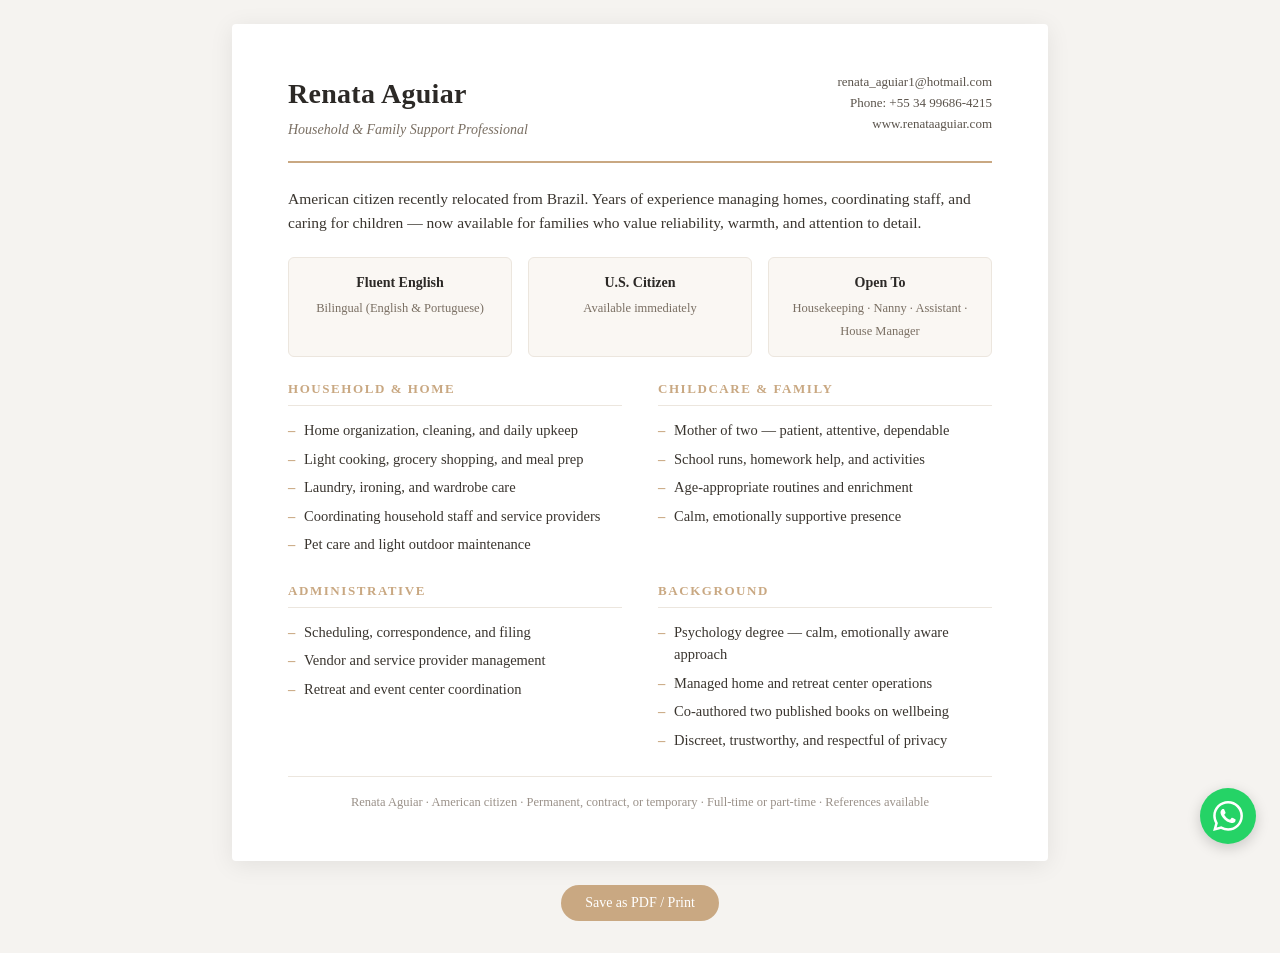
<file: hire.html>
<!DOCTYPE html>
<html lang="en">
  <head>
    <meta charset="UTF-8" />
    <meta name="viewport" content="width=device-width, initial-scale=1" />
    <title>Renata Aguiar – Household & Family Support Professional</title>
    <meta name="robots" content="noindex, nofollow" />
    <style>
      @page {
        size: letter;
        margin: 0.5in 0.6in;
      }

      *,
      *::before,
      *::after {
        box-sizing: border-box;
      }

      body {
        margin: 0;
        font-family: "Georgia", "Times New Roman", serif;
        color: #1e1d22;
        line-height: 1.55;
        font-size: 15px;
        background: #f5f3f0;
        -webkit-font-smoothing: antialiased;
      }

      .page {
        max-width: 8.5in;
        margin: 24px auto;
        background: #fff;
        padding: 48px 56px;
        box-shadow: 0 4px 24px rgba(0, 0, 0, 0.08);
        border-radius: 4px;
      }

      @media print {
        body {
          background: #fff;
        }
        .page {
          margin: 0;
          padding: 0;
          box-shadow: none;
          border-radius: 0;
        }
        .no-print {
          display: none !important;
        }
      }

      /* ── Header ─────────────────────────────── */

      .header {
        display: flex;
        justify-content: space-between;
        align-items: flex-start;
        padding-bottom: 20px;
        border-bottom: 2px solid #c9a882;
        margin-bottom: 24px;
      }

      .header-name {
        margin: 0;
        font-size: 28px;
        font-weight: 700;
        letter-spacing: 0.01em;
        color: #2c2926;
      }

      .header-tagline {
        margin: 4px 0 0;
        font-size: 14px;
        color: #7a6f63;
        font-style: italic;
      }

      .header-contact {
        text-align: right;
        font-size: 13px;
        color: #5a534b;
        line-height: 1.6;
      }

      .header-contact a {
        color: #5a534b;
        text-decoration: none;
      }

      /* ── Intro ──────────────────────────────── */

      .intro {
        font-size: 15.5px;
        color: #3a352f;
        margin: 0 0 22px;
        max-width: 100%;
      }

      /* ── Two-column layout ──────────────────── */

      .columns {
        display: grid;
        grid-template-columns: 1fr 1fr;
        gap: 28px 36px;
        margin-bottom: 22px;
      }

      .col-section h2 {
        font-size: 13px;
        text-transform: uppercase;
        letter-spacing: 0.12em;
        color: #c9a882;
        margin: 0 0 10px;
        font-weight: 700;
        border-bottom: 1px solid #ece6de;
        padding-bottom: 6px;
      }

      .col-section ul {
        margin: 0;
        padding: 0;
        list-style: none;
      }

      .col-section li {
        padding: 3px 0;
        font-size: 14.5px;
        position: relative;
        padding-left: 16px;
        color: #3a352f;
      }

      .col-section li::before {
        content: "–";
        position: absolute;
        left: 0;
        color: #c9a882;
        font-weight: 700;
      }

      /* ── Highlights ─────────────────────────── */

      .highlights {
        display: grid;
        grid-template-columns: repeat(3, 1fr);
        gap: 16px;
        margin-bottom: 22px;
      }

      .highlight-box {
        background: #faf7f3;
        border: 1px solid #ece6de;
        border-radius: 6px;
        padding: 14px 16px;
        text-align: center;
      }

      .highlight-box strong {
        display: block;
        font-size: 14px;
        color: #2c2926;
        margin-bottom: 2px;
      }

      .highlight-box span {
        font-size: 12.5px;
        color: #7a6f63;
      }

      /* ── References & footer ────────────────── */

      .references {
        background: #faf7f3;
        border: 1px solid #ece6de;
        border-radius: 6px;
        padding: 16px 20px;
        margin-bottom: 22px;
      }

      .references h2 {
        font-size: 13px;
        text-transform: uppercase;
        letter-spacing: 0.12em;
        color: #c9a882;
        margin: 0 0 8px;
        font-weight: 700;
      }

      .references p {
        margin: 0;
        font-size: 14px;
        color: #3a352f;
      }

      .footer-note {
        text-align: center;
        font-size: 12.5px;
        color: #9a9189;
        margin: 0;
        padding-top: 16px;
        border-top: 1px solid #ece6de;
      }

      /* ── Print button ───────────────────────── */

      .no-print {
        text-align: center;
        margin: 16px auto 32px;
      }

      .print-btn {
        display: inline-block;
        background: #c9a882;
        color: #fff;
        border: none;
        padding: 10px 24px;
        border-radius: 999px;
        font-size: 14px;
        font-family: inherit;
        cursor: pointer;
        text-decoration: none;
      }

      .print-btn:hover {
        filter: brightness(0.95);
      }

      .wa-fab {
        position: fixed;
        bottom: 24px;
        right: 24px;
        width: 56px;
        height: 56px;
        border-radius: 50%;
        background: #25d366;
        display: flex;
        align-items: center;
        justify-content: center;
        box-shadow: 0 4px 14px rgba(0, 0, 0, 0.18);
        transition: transform 0.15s;
        z-index: 100;
      }

      .wa-fab:hover {
        transform: scale(1.08);
      }

      .wa-fab svg {
        width: 30px;
        height: 30px;
        fill: #fff;
      }

      @media print {
        .wa-fab {
          display: none !important;
        }
      }

      /* ── Mobile ─────────────────────────────── */

      @media (max-width: 600px) {
        .page {
          padding: 28px 24px;
          margin: 12px;
        }
        .header {
          flex-direction: column;
          gap: 10px;
        }
        .header-contact {
          text-align: left;
        }
        .columns {
          grid-template-columns: 1fr;
          gap: 18px;
        }
        .highlights {
          grid-template-columns: 1fr;
        }
      }
    </style>
  </head>
  <body>
    <div class="page">
      <header class="header">
        <div>
          <h1 class="header-name">Renata Aguiar</h1>
          <p class="header-tagline">Household & Family Support Professional</p>
        </div>
        <div class="header-contact">
          <a href="mailto:renata_aguiar1@hotmail.com">renata_aguiar1@hotmail.com</a><br />
          <a href="tel:+5534996864215">Phone: +55 34 99686-4215</a><br />
          <a href="https://www.renataaguiar.com">www.renataaguiar.com</a>
        </div>
      </header>

      <p class="intro">
        American citizen recently relocated from Brazil. Years of experience
        managing homes, coordinating staff, and caring for children — now
        available for families who value reliability, warmth, and attention
        to detail.
      </p>

      <div class="highlights">
        <div class="highlight-box">
          <strong>Fluent English</strong>
          <span>Bilingual (English & Portuguese)</span>
        </div>
        <div class="highlight-box">
          <strong>U.S. Citizen</strong>
          <span>Available immediately</span>
        </div>
        <div class="highlight-box">
          <strong>Open To</strong>
          <span>Housekeeping · Nanny · Assistant · House Manager</span>
        </div>
      </div>

      <div class="columns">
        <div class="col-section">
          <h2>Household & Home</h2>
          <ul>
            <li>Home organization, cleaning, and daily upkeep</li>
            <li>Light cooking, grocery shopping, and meal prep</li>
            <li>Laundry, ironing, and wardrobe care</li>
            <li>Coordinating household staff and service providers</li>
            <li>Pet care and light outdoor maintenance</li>
          </ul>
        </div>
        <div class="col-section">
          <h2>Childcare & Family</h2>
          <ul>
            <li>Mother of two — patient, attentive, dependable</li>
            <li>School runs, homework help, and activities</li>
            <li>Age-appropriate routines and enrichment</li>
            <li>Calm, emotionally supportive presence</li>
          </ul>
        </div>
      </div>

      <div class="columns">
        <div class="col-section">
          <h2>Administrative</h2>
          <ul>
            <li>Scheduling, correspondence, and filing</li>
            <li>Vendor and service provider management</li>
            <li>Retreat and event center coordination</li>
          </ul>
        </div>
        <div class="col-section">
          <h2>Background</h2>
          <ul>
            <li>Psychology degree — calm, emotionally aware approach</li>
            <li>Managed home and retreat center operations</li>
            <li>Co-authored two published books on wellbeing</li>
            <li>Discreet, trustworthy, and respectful of privacy</li>
          </ul>
        </div>
      </div>


      <p class="footer-note">
        Renata Aguiar · American citizen · Permanent, contract, or temporary · Full-time or part-time · References available
      </p>
    </div>

    <div class="no-print">
      <button class="print-btn" onclick="window.print()">Save as PDF / Print</button>
    </div>

    <a class="wa-fab no-print" href="https://wa.me/5534996864215" target="_blank" rel="noopener noreferrer" aria-label="Message on WhatsApp">
      <svg viewBox="0 0 24 24" xmlns="http://www.w3.org/2000/svg"><path d="M17.472 14.382c-.297-.149-1.758-.867-2.03-.967-.273-.099-.471-.148-.67.15-.197.297-.767.966-.94 1.164-.173.199-.347.223-.644.075-.297-.15-1.255-.463-2.39-1.475-.883-.788-1.48-1.761-1.653-2.059-.173-.297-.018-.458.13-.606.134-.133.298-.347.446-.52.149-.174.198-.298.298-.497.099-.198.05-.371-.025-.52-.075-.149-.669-1.612-.916-2.207-.242-.579-.487-.5-.669-.51l-.57-.01c-.198 0-.52.074-.792.372-.272.297-1.04 1.016-1.04 2.479 0 1.462 1.065 2.875 1.213 3.074.149.198 2.096 3.2 5.077 4.487.709.306 1.262.489 1.694.625.712.227 1.36.195 1.871.118.571-.085 1.758-.719 2.006-1.413.248-.694.248-1.289.173-1.413-.074-.124-.272-.198-.57-.347m-5.421 7.403h-.004a9.87 9.87 0 01-5.031-1.378l-.361-.214-3.741.982.998-3.648-.235-.374a9.86 9.86 0 01-1.51-5.26c.001-5.45 4.436-9.884 9.888-9.884 2.64 0 5.122 1.03 6.988 2.898a9.825 9.825 0 012.893 6.994c-.003 5.45-4.437 9.884-9.885 9.884m8.413-18.297A11.815 11.815 0 0012.05 0C5.495 0 .16 5.335.157 11.892c0 2.096.547 4.142 1.588 5.945L.057 24l6.305-1.654a11.882 11.882 0 005.683 1.448h.005c6.554 0 11.89-5.335 11.893-11.893a11.821 11.821 0 00-3.48-8.413z"/></svg>
    </a>
  </body>
</html>
</file>
<file: styles.css>
:root {
  --bg: #faf7f5;
  --bg-alt: #ffffff;
  --accent: #e29b7c;
  --accent-soft: #ffe2d5;
  --accent-strong: #cc6b43;
  --text-main: #252428;
  --text-muted: #5d5a63;
  --border-subtle: rgba(0, 0, 0, 0.06);
  --shadow-soft: 0 18px 40px rgba(15, 14, 23, 0.12);
  --radius-lg: 20px;
  --radius-md: 14px;
  --radius-pill: 999px;
  --header-height: 72px;
  --container-width: 1080px;
}

*,
*::before,
*::after {
  box-sizing: border-box;
}

html {
  scroll-behavior: smooth;
}

body {
  margin: 0;
  font-family: system-ui, -apple-system, BlinkMacSystemFont, "SF Pro Text",
    "Segoe UI", sans-serif;
  background: radial-gradient(circle at top left, #fff7f2 0, #f6f2ff 35%, #faf7f5 80%);
  color: var(--text-main);
  line-height: 1.6;
}

img {
  max-width: 100%;
  display: block;
}

a {
  color: inherit;
  text-decoration: none;
}

.container {
  width: 100%;
  max-width: var(--container-width);
  margin: 0 auto;
  padding: 0 20px;
}

.site-header {
  position: sticky;
  top: 0;
  z-index: 40;
  backdrop-filter: blur(12px);
  background: rgba(250, 247, 245, 0.9);
  border-bottom: 1px solid rgba(0, 0, 0, 0.03);
}

.header-inner {
  display: flex;
  align-items: center;
  justify-content: space-between;
  height: var(--header-height);
  gap: 24px;
}

.logo {
  font-weight: 650;
  letter-spacing: 0.03em;
  text-transform: uppercase;
  font-size: 0.9rem;
}

.main-nav {
  display: flex;
  align-items: center;
  gap: 20px;
  font-size: 0.9rem;
  color: var(--text-muted);
}

.main-nav a {
  padding: 6px 0;
  position: relative;
}

.main-nav a::after {
  content: "";
  position: absolute;
  left: 0;
  bottom: -4px;
  width: 0;
  height: 2px;
  border-radius: 999px;
  background: linear-gradient(90deg, var(--accent), var(--accent-strong));
  transition: width 0.2s ease-out;
}

.main-nav a:hover::after,
.main-nav a:focus-visible::after {
  width: 100%;
}

.nav-cta {
  padding: 6px 14px;
  border-radius: var(--radius-pill);
  border: 1px solid rgba(0, 0, 0, 0.05);
  background: rgba(255, 255, 255, 0.8);
}

.header-actions {
  display: flex;
  align-items: center;
  gap: 6px;
}

.lang-toggle {
  border-radius: var(--radius-pill);
  border: 1px solid transparent;
  background: transparent;
  font-size: 0.75rem;
  padding: 4px 10px;
  cursor: pointer;
  color: var(--text-muted);
}

.lang-toggle.is-active {
  background: var(--accent-soft);
  border-color: rgba(0, 0, 0, 0.02);
  color: var(--accent-strong);
}

.hero {
  padding: 56px 0 72px;
}

.hero-inner {
  display: grid;
  grid-template-columns: minmax(0, 1.3fr) minmax(0, 1fr);
  gap: 40px;
  align-items: center;
}

.hero-kicker {
  font-size: 0.85rem;
  letter-spacing: 0.15em;
  text-transform: uppercase;
  color: var(--accent-strong);
  font-weight: 650;
  margin: 0 0 12px;
}

.hero h1 {
  font-size: clamp(2.1rem, 3vw, 2.8rem);
  line-height: 1.1;
  letter-spacing: -0.03em;
  margin: 0 0 16px;
}

.hero-subtitle {
  margin: 0 0 20px;
  color: var(--text-muted);
  max-width: 35rem;
}

.hero-ctas {
  display: flex;
  flex-wrap: wrap;
  gap: 12px;
  margin-bottom: 16px;
}

.btn {
  display: inline-flex;
  align-items: center;
  justify-content: center;
  font-size: 0.95rem;
  padding: 10px 20px;
  border-radius: var(--radius-pill);
  border: 1px solid transparent;
  cursor: pointer;
  transition: transform 0.13s ease-out, box-shadow 0.13s ease-out,
    background 0.13s ease-out, border-color 0.13s ease-out;
  text-decoration: none;
}

.btn.primary {
  background: linear-gradient(135deg, var(--accent), var(--accent-strong));
  color: #fff;
  box-shadow: 0 16px 36px rgba(200, 118, 79, 0.35);
}

.btn.ghost {
  background: rgba(255, 255, 255, 0.9);
  color: var(--text-main);
  border-color: rgba(0, 0, 0, 0.06);
}

.btn:hover,
.btn:focus-visible {
  transform: translateY(-1px);
  box-shadow: 0 18px 40px rgba(20, 16, 30, 0.18);
}

.hero-social-proof {
  font-size: 0.9rem;
  color: var(--text-muted);
}

.hero-photo {
  border-radius: 26px;
  overflow: hidden;
  box-shadow: var(--shadow-soft);
  background: #111;
}

.hero-photo img {
  width: 100%;
  height: 100%;
  object-fit: cover;
}

.section {
  padding: 64px 0;
}

.section-inner {
  background: var(--bg-alt);
  border-radius: var(--radius-lg);
  padding: 40px 32px;
  box-shadow: 0 20px 60px rgba(15, 13, 25, 0.06);
  border: 1px solid var(--border-subtle);
}

.section-header {
  max-width: 36rem;
  margin-bottom: 32px;
}

.section-header h2 {
  margin: 0 0 10px;
  font-size: 1.6rem;
  letter-spacing: -0.02em;
}

.section-header p {
  margin: 0;
  color: var(--text-muted);
}

.about-inner {
  display: grid;
  grid-template-columns: minmax(0, 1fr) minmax(0, 1.3fr);
  gap: 32px;
  align-items: center;
}

.about-media figure {
  margin: 0;
  border-radius: 22px;
  overflow: hidden;
  box-shadow: var(--shadow-soft);
}

.about-copy p {
  margin: 0 0 12px;
  color: var(--text-muted);
}

.about-disclaimer {
  margin-top: 18px;
  font-size: 0.85rem;
  color: var(--text-muted);
  padding: 12px 14px;
  border-radius: var(--radius-md);
  background: #fff7f2;
  border: 1px dashed rgba(0, 0, 0, 0.06);
}

.cards-grid {
  display: grid;
  grid-template-columns: repeat(3, minmax(0, 1fr));
  gap: 20px;
}

.card {
  padding: 20px 18px;
  border-radius: var(--radius-md);
  background: #ffffff;
  border: 1px solid var(--border-subtle);
}

.card h3 {
  margin: 0 0 10px;
  font-size: 1.1rem;
}

.card p {
  margin: 0 0 10px;
  font-size: 0.95rem;
  color: var(--text-muted);
}

.card-list {
  list-style: none;
  padding: 0;
  margin: 0 0 10px;
  font-size: 0.9rem;
  color: var(--text-muted);
}

.card-list li {
  padding-left: 18px;
  position: relative;
  margin-bottom: 6px;
}

.card-list li::before {
  content: "•";
  position: absolute;
  left: 4px;
  color: var(--accent-strong);
}

.card-note {
  font-size: 0.8rem;
}

.section-cta-row {
  margin-top: 26px;
  padding-top: 18px;
  border-top: 1px solid rgba(0, 0, 0, 0.03);
  display: flex;
  align-items: center;
  justify-content: space-between;
  gap: 18px;
  font-size: 0.95rem;
}

.section-cta-row p {
  margin: 0;
  color: var(--text-muted);
}

.books-inner {
  display: grid;
  grid-template-columns: minmax(0, 0.9fr) minmax(0, 1.1fr);
  gap: 32px;
  align-items: center;
}

.books-media figure {
  margin: 0;
  border-radius: var(--radius-lg);
  overflow: hidden;
  box-shadow: var(--shadow-soft);
}

.books-list {
  display: flex;
  flex-direction: column;
  gap: 18px;
}

.book-card {
  padding: 16px 18px;
  border-radius: var(--radius-md);
  border: 1px solid var(--border-subtle);
  background: rgba(255, 255, 255, 0.9);
}

.book-card h3 {
  margin: 0 0 6px;
  font-size: 1.05rem;
}

.book-meta {
  margin: 0 0 8px;
  font-size: 0.85rem;
  color: var(--accent-strong);
}

.book-card p {
  margin: 0;
  font-size: 0.92rem;
  color: var(--text-muted);
}

.speaking-inner {
  display: grid;
  grid-template-columns: minmax(0, 1.1fr) minmax(0, 1.3fr);
  gap: 32px;
  align-items: center;
}

.speaking-media figure {
  margin: 0;
  border-radius: var(--radius-lg);
  overflow: hidden;
  box-shadow: var(--shadow-soft);
}

.speaking-copy p {
  margin: 0 0 10px;
  color: var(--text-muted);
}

.talks-grid {
  display: grid;
  grid-template-columns: repeat(3, minmax(0, 1fr));
  gap: 14px;
  margin: 18px 0 12px;
}

.talk-card {
  padding: 14px 14px;
  border-radius: var(--radius-md);
  border: 1px solid var(--border-subtle);
  background: #ffffff;
}

.talk-card h3 {
  margin: 0 0 6px;
  font-size: 0.98rem;
}

.talk-card ul {
  margin: 0;
  padding-left: 18px;
  font-size: 0.86rem;
  color: var(--text-muted);
}

.speaking-prompt {
  margin-top: 8px;
  font-size: 0.94rem;
  color: var(--text-muted);
}

.testimonials-grid {
  grid-template-columns: repeat(3, minmax(0, 1fr));
}

.testimonial {
  margin: 0;
  padding: 18px 18px 16px;
  border-radius: var(--radius-md);
  background: #fffaf7;
  border: 1px solid rgba(0, 0, 0, 0.04);
}

.testimonial blockquote {
  margin: 0 0 10px;
  font-size: 0.94rem;
}

.testimonial figcaption {
  font-size: 0.8rem;
  color: var(--text-muted);
}

.contact-inner {
  display: grid;
  grid-template-columns: minmax(0, 1.1fr) minmax(0, 1.1fr);
  gap: 30px;
  align-items: flex-start;
}

.contact-copy p {
  margin: 0 0 12px;
  color: var(--text-muted);
}

.contact-actions {
  margin: 18px 0 22px;
  display: flex;
  flex-direction: column;
  gap: 10px;
}

.contact-link {
  padding: 10px 12px;
  border-radius: var(--radius-md);
  border: 1px solid var(--border-subtle);
  background: #ffffff;
  display: flex;
  flex-direction: column;
}

.contact-label {
  font-size: 0.8rem;
  text-transform: uppercase;
  letter-spacing: 0.14em;
  color: var(--text-muted);
}

.contact-value {
  font-size: 0.95rem;
}

.highlight-offer {
  margin-top: 6px;
  padding: 16px 16px 14px;
  border-radius: var(--radius-md);
  background: linear-gradient(135deg, #ffe5d6, #ffeef4);
  border: 1px solid rgba(0, 0, 0, 0.03);
}

.highlight-offer h3 {
  margin: 0 0 6px;
  font-size: 1.05rem;
}

.highlight-offer p {
  margin: 0 0 10px;
  font-size: 0.92rem;
  color: #5a4742;
}

.offer-note {
  font-size: 0.8rem;
  color: #5a4742;
}

.contact-form-wrapper {
  padding: 18px 18px 14px;
  border-radius: var(--radius-md);
  background: #ffffff;
  border: 1px solid var(--border-subtle);
}

.contact-form-wrapper h3 {
  margin: 0 0 6px;
}

.form-intro {
  margin: 0 0 14px;
  font-size: 0.9rem;
  color: var(--text-muted);
}

.contact-form {
  display: flex;
  flex-direction: column;
  gap: 10px;
}

.contact-form label {
  display: flex;
  flex-direction: column;
  gap: 4px;
  font-size: 0.88rem;
}

.contact-form input,
.contact-form select,
.contact-form textarea {
  border-radius: 10px;
  border: 1px solid rgba(0, 0, 0, 0.08);
  padding: 8px 10px;
  font: inherit;
  resize: vertical;
}

.contact-form input:focus-visible,
.contact-form select:focus-visible,
.contact-form textarea:focus-visible {
  outline: 2px solid var(--accent-soft);
  border-color: var(--accent-strong);
}

.form-footnote {
  margin: 8px 0 0;
  font-size: 0.8rem;
  color: var(--text-muted);
}

.site-footer {
  padding: 26px 0 32px;
  color: var(--text-muted);
  font-size: 0.82rem;
}

.footer-inner {
  display: flex;
  flex-direction: column;
  gap: 10px;
  align-items: flex-start;
}

.footer-links {
  display: flex;
  gap: 14px;
}

.footer-links a {
  text-decoration: underline;
  text-decoration-thickness: 1px;
  text-underline-offset: 3px;
}

@media (max-width: 960px) {
  .hero-inner,
  .about-inner,
  .books-inner,
  .speaking-inner,
  .contact-inner {
    grid-template-columns: minmax(0, 1fr);
  }

  .hero {
    padding-top: 40px;
  }

  .hero-photo {
    max-width: 340px;
    margin: 0 auto;
  }

  .section-inner {
    padding: 28px 22px;
  }
}

@media (max-width: 820px) {
  .main-nav {
    display: none;
  }

  .header-inner {
    justify-content: space-between;
  }

  .cards-grid,
  .testimonials-grid {
    grid-template-columns: minmax(0, 1fr);
  }

  .talks-grid {
    grid-template-columns: repeat(2, minmax(0, 1fr));
  }
}

@media (max-width: 640px) {
  body {
    font-size: 0.97rem;
  }

  .section {
    padding: 44px 0;
  }

  .talks-grid {
    grid-template-columns: minmax(0, 1fr);
  }

  .section-cta-row {
    flex-direction: column;
    align-items: flex-start;
  }

  .contact-inner {
    gap: 22px;
  }
}
</file>
<file: learn/courses.css>
/* ══════════════════════════════════════════════════════
   COURSES — Shared Styles for Course Player Pages
   Extends the main site design system (styles.css)
   ══════════════════════════════════════════════════════ */

:root {
  --sidebar-width: 280px;
  --content-max: 720px;
  --topbar-height: 56px;

  /* Callout colors */
  --callout-case: #f5e1d5;
  --callout-case-border: #c97b5a;
  --callout-exercise: #e8f5e9;
  --callout-exercise-border: #4caf50;
  --callout-tip: #fff8e1;
  --callout-tip-border: #ff9800;
  --callout-homework: #f3e5f5;
  --callout-homework-border: #9c27b0;
  --callout-warning: #fce4ec;
  --callout-warning-border: #e91e63;
  --callout-key: #f5e1d5;
  --callout-key-border: #c97b5a;

  /* Quiz */
  --quiz-correct: #4caf50;
  --quiz-incorrect: #e53935;
}

/* ── Language Toggle ─────────────────────────────────── */

[data-lang]:not(.lang-toggle-btn) { display: none; }
[data-lang="en"]:not(.lang-toggle-btn) { display: revert; }

.lang-pt [data-lang="en"]:not(.lang-toggle-btn) { display: none; }
.lang-pt [data-lang="pt"]:not(.lang-toggle-btn) { display: revert; }

.lang-toggle {
  display: inline-flex;
  align-items: center;
  gap: 0;
  border-radius: 999px;
  border: 1px solid rgba(0, 0, 0, 0.1);
  overflow: hidden;
  flex-shrink: 0;
  font-size: 0.72rem;
  font-weight: 600;
  margin-right: 4px;
}

.lang-toggle-btn {
  padding: 4px 10px;
  border: none;
  background: none;
  cursor: pointer;
  font-family: inherit;
  font-size: inherit;
  font-weight: inherit;
  color: var(--text-muted);
  transition: background 0.15s, color 0.15s;
}

.lang-toggle-btn.is-active {
  background: var(--accent);
  color: #fff;
}

.lang-toggle-btn:hover:not(.is-active) {
  background: rgba(0, 0, 0, 0.04);
}

/* ── Reset for course pages ──────────────────────────── */

.course-page {
  margin: 0;
  font-family: "Inter", system-ui, -apple-system, BlinkMacSystemFont, sans-serif;
  background: var(--bg, #faf8f6);
  color: var(--text-main, #1e1d22);
  line-height: 1.65;
  font-size: 16px;
  -webkit-font-smoothing: antialiased;
}

.course-page * { box-sizing: border-box; }
.course-page img { max-width: 100%; display: block; }
.course-page a { color: inherit; text-decoration: none; }

/* ── Top Bar ─────────────────────────────────────────── */

.course-topbar {
  position: fixed;
  top: 0;
  left: 0;
  right: 0;
  z-index: 100;
  height: var(--topbar-height);
  background: rgba(250, 248, 246, 0.92);
  backdrop-filter: blur(14px);
  -webkit-backdrop-filter: blur(14px);
  border-bottom: 1px solid rgba(0, 0, 0, 0.06);
  display: flex;
  align-items: center;
  padding: 0 20px;
  gap: 16px;
}

.topbar-hamburger {
  display: none;
  background: none;
  border: none;
  cursor: pointer;
  padding: 6px;
  flex-shrink: 0;
}

.topbar-hamburger span {
  display: block;
  width: 20px;
  height: 2px;
  background: var(--text-main);
  border-radius: 2px;
  margin: 4px 0;
  transition: transform 0.2s, opacity 0.2s;
}

.topbar-hamburger.is-open span:nth-child(1) { transform: translateY(6px) rotate(45deg); }
.topbar-hamburger.is-open span:nth-child(2) { opacity: 0; }
.topbar-hamburger.is-open span:nth-child(3) { transform: translateY(-6px) rotate(-45deg); }

.topbar-title {
  font-weight: 700;
  font-size: 0.92rem;
  letter-spacing: -0.01em;
  white-space: nowrap;
  overflow: hidden;
  text-overflow: ellipsis;
  flex: 1;
}

.topbar-title a {
  color: var(--accent, #c97b5a);
  font-weight: 600;
}

.topbar-progress {
  display: flex;
  align-items: center;
  gap: 8px;
  font-size: 0.78rem;
  color: var(--text-muted, #5d5a63);
  flex-shrink: 0;
}

.topbar-progress-bar {
  width: 100px;
  height: 4px;
  background: rgba(0, 0, 0, 0.06);
  border-radius: 999px;
  overflow: hidden;
}

.topbar-progress-fill {
  height: 100%;
  background: var(--accent, #c97b5a);
  border-radius: 999px;
  transition: width 0.3s ease;
}

/* ── Layout ──────────────────────────────────────────── */

.course-layout {
  display: flex;
  min-height: 100vh;
  padding-top: var(--topbar-height);
}

/* ── Sidebar ─────────────────────────────────────────── */

.course-sidebar {
  width: var(--sidebar-width);
  flex-shrink: 0;
  background: var(--bg-alt, #ffffff);
  border-right: 1px solid rgba(0, 0, 0, 0.06);
  position: fixed;
  top: var(--topbar-height);
  left: 0;
  bottom: 0;
  overflow-y: auto;
  z-index: 90;
  padding: 20px 0;
  transition: transform 0.25s ease;
}

.sidebar-section {
  padding: 0 16px;
  margin-bottom: 8px;
}

.sidebar-section-label {
  font-size: 0.68rem;
  font-weight: 700;
  letter-spacing: 0.1em;
  text-transform: uppercase;
  color: var(--text-muted);
  padding: 8px 0;
  margin: 0;
}

.sidebar-item {
  display: flex;
  align-items: flex-start;
  gap: 10px;
  padding: 10px 12px;
  border-radius: 10px;
  cursor: pointer;
  font-size: 0.85rem;
  color: var(--text-muted);
  transition: background 0.15s, color 0.15s;
  border: none;
  background: none;
  width: 100%;
  text-align: left;
  font-family: inherit;
  line-height: 1.4;
}

.sidebar-item:hover {
  background: rgba(0, 0, 0, 0.03);
  color: var(--text-main);
}

.sidebar-item.is-active {
  background: var(--accent-soft, #f5e1d5);
  color: var(--accent-strong, #b0593a);
  font-weight: 600;
}

.sidebar-item.is-completed {
  color: var(--text-muted);
}

.sidebar-check {
  width: 18px;
  height: 18px;
  border-radius: 50%;
  border: 2px solid rgba(0, 0, 0, 0.15);
  flex-shrink: 0;
  display: flex;
  align-items: center;
  justify-content: center;
  margin-top: 1px;
  font-size: 0.65rem;
  transition: background 0.15s, border-color 0.15s;
}

.sidebar-item.is-active .sidebar-check {
  border-color: var(--accent);
  background: var(--accent);
  color: #fff;
}

.sidebar-item.is-completed .sidebar-check {
  border-color: var(--quiz-correct);
  background: var(--quiz-correct);
  color: #fff;
}

.sidebar-item-text {
  flex: 1;
}

/* ── Main Content Area ───────────────────────────────── */

.course-main {
  flex: 1;
  margin-left: var(--sidebar-width);
  padding: 40px 40px 100px;
  display: flex;
  justify-content: center;
}

.course-content {
  max-width: var(--content-max);
  width: 100%;
}

/* ── Module/Lesson Sections ──────────────────────────── */

.module-section {
  display: none;
}

.module-section.is-active {
  display: block;
}

.module-header {
  margin-bottom: 32px;
  padding-bottom: 20px;
  border-bottom: 1px solid rgba(0, 0, 0, 0.06);
}

.module-label {
  font-size: 0.75rem;
  font-weight: 700;
  letter-spacing: 0.1em;
  text-transform: uppercase;
  color: var(--accent);
  margin: 0 0 6px;
}

.module-title {
  font-size: 1.75rem;
  font-weight: 750;
  line-height: 1.15;
  letter-spacing: -0.02em;
  margin: 0 0 10px;
}

.module-objective {
  font-size: 0.95rem;
  color: var(--text-muted);
  margin: 0;
  line-height: 1.55;
}

/* ── Typography within content ───────────────────────── */

.course-content h2 {
  font-size: 1.35rem;
  font-weight: 700;
  margin: 40px 0 12px;
  letter-spacing: -0.01em;
}

.course-content h3 {
  font-size: 1.1rem;
  font-weight: 650;
  margin: 28px 0 10px;
}

.course-content h4 {
  font-size: 0.95rem;
  font-weight: 650;
  margin: 20px 0 8px;
  text-transform: uppercase;
  letter-spacing: 0.04em;
  color: var(--text-muted);
}

.course-content p {
  margin: 0 0 16px;
  font-size: 0.95rem;
  line-height: 1.7;
}

.course-content ul, .course-content ol {
  margin: 0 0 16px;
  padding-left: 24px;
}

.course-content li {
  margin-bottom: 6px;
  font-size: 0.95rem;
  line-height: 1.6;
}

.course-content strong {
  font-weight: 650;
}

.course-content blockquote {
  margin: 16px 0;
  padding: 12px 20px;
  border-left: 3px solid var(--accent);
  background: rgba(201, 123, 90, 0.06);
  border-radius: 0 10px 10px 0;
  font-style: italic;
  color: var(--text-muted);
}

.course-content hr {
  border: none;
  height: 1px;
  background: rgba(0, 0, 0, 0.06);
  margin: 32px 0;
}

/* ── Callout Boxes ───────────────────────────────────── */

.callout {
  border-radius: 14px;
  padding: 20px 22px;
  margin: 24px 0;
  border: 1px solid;
  position: relative;
}

.callout-label {
  display: inline-flex;
  align-items: center;
  gap: 6px;
  font-size: 0.75rem;
  font-weight: 700;
  letter-spacing: 0.06em;
  text-transform: uppercase;
  margin-bottom: 10px;
}

.callout-title {
  font-size: 1rem;
  font-weight: 650;
  margin: 0 0 8px;
}

.callout p, .callout li {
  font-size: 0.9rem;
}

/* Case Study */
.callout-case {
  background: var(--callout-case);
  border-color: rgba(201, 123, 90, 0.2);
}
.callout-case .callout-label { color: var(--callout-case-border); }

/* Exercise */
.callout-exercise {
  background: var(--callout-exercise);
  border-color: rgba(76, 175, 80, 0.2);
}
.callout-exercise .callout-label { color: var(--callout-exercise-border); }

/* Pro Tip */
.callout-tip {
  background: var(--callout-tip);
  border-color: rgba(255, 152, 0, 0.2);
}
.callout-tip .callout-label { color: var(--callout-tip-border); }

/* Homework */
.callout-homework {
  background: var(--callout-homework);
  border-color: rgba(156, 39, 176, 0.2);
}
.callout-homework .callout-label { color: var(--callout-homework-border); }

/* Warning / Safety */
.callout-warning {
  background: var(--callout-warning);
  border-color: rgba(233, 30, 99, 0.2);
}
.callout-warning .callout-label { color: var(--callout-warning-border); }

/* Key Concept */
.callout-key {
  background: rgba(245, 225, 213, 0.4);
  border-color: transparent;
  border-left: 4px solid var(--callout-key-border);
  border-radius: 0 14px 14px 0;
}
.callout-key .callout-label { color: var(--callout-key-border); }

/* ── Video Placeholder ───────────────────────────────── */

.video-placeholder {
  position: relative;
  border-radius: 14px;
  overflow: hidden;
  margin: 24px 0;
  background: linear-gradient(135deg, var(--accent, #c97b5a), var(--accent-strong, #b0593a));
  aspect-ratio: 16 / 9;
  display: flex;
  flex-direction: column;
  align-items: center;
  justify-content: center;
  color: #fff;
  text-align: center;
  padding: 24px;
}

.video-play-icon {
  width: 60px;
  height: 60px;
  border-radius: 50%;
  background: rgba(255, 255, 255, 0.2);
  display: flex;
  align-items: center;
  justify-content: center;
  margin-bottom: 14px;
  backdrop-filter: blur(6px);
}

.video-play-icon svg {
  width: 24px;
  height: 24px;
  fill: #fff;
  margin-left: 3px;
}

.video-title {
  font-size: 1.05rem;
  font-weight: 650;
  margin-bottom: 6px;
  line-height: 1.3;
}

.video-duration {
  font-size: 0.75rem;
  font-weight: 600;
  background: rgba(255, 255, 255, 0.2);
  padding: 3px 10px;
  border-radius: 999px;
  margin-top: 6px;
}

.video-badge {
  position: absolute;
  top: 12px;
  right: 12px;
  background: rgba(0, 0, 0, 0.35);
  color: #fff;
  font-size: 0.65rem;
  font-weight: 700;
  letter-spacing: 0.1em;
  text-transform: uppercase;
  padding: 4px 10px;
  border-radius: 999px;
  backdrop-filter: blur(4px);
}

.video-outline {
  text-align: left;
  font-size: 0.82rem;
  margin-top: 10px;
  line-height: 1.5;
  opacity: 0.9;
}

.video-outline ul {
  list-style: none;
  padding: 0;
  margin: 0;
}

.video-outline li::before {
  content: "▸ ";
  opacity: 0.7;
}

/* AI Prompt (collapsible) */
.video-prompt {
  margin: -8px 0 24px;
  background: var(--bg-alt, #fff);
  border: 1px solid rgba(0, 0, 0, 0.06);
  border-radius: 0 0 14px 14px;
  overflow: hidden;
  display: none; /* Hidden from students — only visible with ?admin in URL */
}

.is-admin .video-prompt {
  display: block;
}

.video-prompt summary {
  padding: 10px 16px;
  font-size: 0.78rem;
  font-weight: 600;
  color: var(--text-muted);
  cursor: pointer;
  user-select: none;
  list-style: none;
}

.video-prompt summary::before {
  content: "▶ ";
  font-size: 0.65rem;
}

.video-prompt[open] summary::before {
  content: "▼ ";
}

.video-prompt summary::-webkit-details-marker { display: none; }

.video-prompt-content {
  padding: 0 16px 14px;
  font-size: 0.82rem;
  color: var(--text-muted);
  line-height: 1.6;
}

.video-prompt-content p { font-size: 0.82rem; }
.video-prompt-content strong { color: var(--text-main); }

/* ── Tapping Points Table ────────────────────────────── */

.tapping-table {
  width: 100%;
  border-collapse: collapse;
  margin: 16px 0 24px;
  font-size: 0.85rem;
}

.tapping-table th {
  text-align: left;
  font-weight: 700;
  font-size: 0.72rem;
  letter-spacing: 0.08em;
  text-transform: uppercase;
  color: var(--text-muted);
  padding: 8px 12px;
  border-bottom: 2px solid rgba(0, 0, 0, 0.08);
}

.tapping-table td {
  padding: 10px 12px;
  border-bottom: 1px solid rgba(0, 0, 0, 0.04);
  vertical-align: top;
}

.tapping-table tr:hover td {
  background: rgba(0, 0, 0, 0.015);
}

.tapping-table .point-code {
  font-weight: 700;
  color: var(--accent);
  font-size: 0.82rem;
}

/* ── Algorithm Cards ─────────────────────────────────── */

.algorithm-card {
  background: var(--bg-alt);
  border: 1px solid rgba(0, 0, 0, 0.06);
  border-radius: 14px;
  padding: 18px 20px;
  margin: 12px 0;
}

.algorithm-card-header {
  display: flex;
  align-items: center;
  gap: 10px;
  margin-bottom: 8px;
}

.algorithm-condition {
  font-weight: 700;
  font-size: 0.95rem;
}

.algorithm-sequence {
  font-family: "SF Mono", "Fira Code", "Consolas", monospace;
  font-size: 0.85rem;
  background: rgba(201, 123, 90, 0.08);
  padding: 8px 14px;
  border-radius: 8px;
  margin: 8px 0;
  color: var(--accent-strong);
  font-weight: 500;
}

.algorithm-note {
  font-size: 0.82rem;
  color: var(--text-muted);
  margin: 6px 0 0;
}

/* ── Quiz Component ──────────────────────────────────── */

.quiz-section {
  background: var(--bg-alt);
  border: 1px solid rgba(0, 0, 0, 0.06);
  border-radius: 14px;
  padding: 24px;
  margin: 32px 0;
}

.quiz-title {
  font-size: 1rem;
  font-weight: 700;
  margin: 0 0 4px;
}

.quiz-subtitle {
  font-size: 0.82rem;
  color: var(--text-muted);
  margin: 0 0 20px;
}

.quiz-question {
  margin-bottom: 20px;
  padding-bottom: 20px;
  border-bottom: 1px solid rgba(0, 0, 0, 0.04);
}

.quiz-question:last-of-type {
  border-bottom: none;
  margin-bottom: 0;
  padding-bottom: 0;
}

.quiz-q-text {
  font-size: 0.92rem;
  font-weight: 600;
  margin: 0 0 12px;
  line-height: 1.5;
}

.quiz-q-number {
  color: var(--accent);
  margin-right: 4px;
}

.quiz-options {
  display: flex;
  flex-direction: column;
  gap: 6px;
}

.quiz-option {
  display: flex;
  align-items: flex-start;
  gap: 10px;
  padding: 10px 14px;
  border-radius: 10px;
  border: 1px solid rgba(0, 0, 0, 0.08);
  cursor: pointer;
  font-size: 0.88rem;
  line-height: 1.5;
  transition: background 0.12s, border-color 0.12s;
  background: var(--bg);
}

.quiz-option:hover {
  background: rgba(0, 0, 0, 0.02);
  border-color: rgba(0, 0, 0, 0.12);
}

.quiz-option.is-selected {
  border-color: var(--accent);
  background: var(--accent-soft);
}

.quiz-option.is-correct {
  border-color: var(--quiz-correct);
  background: rgba(76, 175, 80, 0.08);
}

.quiz-option.is-incorrect {
  border-color: var(--quiz-incorrect);
  background: rgba(229, 57, 53, 0.06);
}

.quiz-radio {
  width: 18px;
  height: 18px;
  border-radius: 50%;
  border: 2px solid rgba(0, 0, 0, 0.2);
  flex-shrink: 0;
  margin-top: 2px;
  display: flex;
  align-items: center;
  justify-content: center;
  transition: border-color 0.12s, background 0.12s;
}

.quiz-option.is-selected .quiz-radio {
  border-color: var(--accent);
  background: var(--accent);
}

.quiz-option.is-correct .quiz-radio {
  border-color: var(--quiz-correct);
  background: var(--quiz-correct);
}

.quiz-option.is-incorrect .quiz-radio {
  border-color: var(--quiz-incorrect);
  background: var(--quiz-incorrect);
}

.quiz-feedback {
  display: none;
  font-size: 0.82rem;
  padding: 10px 14px;
  border-radius: 8px;
  margin-top: 8px;
  line-height: 1.5;
}

.quiz-feedback.is-visible { display: block; }
.quiz-feedback.is-correct { background: rgba(76, 175, 80, 0.08); color: #2e7d32; }
.quiz-feedback.is-incorrect { background: rgba(229, 57, 53, 0.06); color: #c62828; }

.quiz-submit {
  display: inline-flex;
  align-items: center;
  justify-content: center;
  font-size: 0.88rem;
  font-weight: 600;
  padding: 10px 24px;
  border-radius: 999px;
  border: none;
  cursor: pointer;
  background: var(--accent);
  color: #fff;
  margin-top: 16px;
  transition: transform 0.12s, filter 0.12s;
}

.quiz-submit:hover {
  transform: translateY(-1px);
  filter: brightness(1.05);
}

.quiz-score {
  display: none;
  text-align: center;
  padding: 16px;
  margin-top: 16px;
  border-radius: 12px;
  background: var(--accent-soft);
  font-weight: 600;
  font-size: 0.95rem;
}

.quiz-score.is-visible { display: block; }

/* ── Downloadable Resources ──────────────────────────── */

.resources-list {
  display: flex;
  flex-direction: column;
  gap: 8px;
  margin: 16px 0 24px;
}

.resource-item {
  display: flex;
  align-items: center;
  gap: 10px;
  padding: 12px 16px;
  border-radius: 10px;
  background: var(--bg-alt);
  border: 1px solid rgba(0, 0, 0, 0.06);
  font-size: 0.88rem;
  color: var(--accent-strong);
  font-weight: 500;
  cursor: pointer;
  transition: box-shadow 0.15s, transform 0.12s;
}

.resource-item:hover {
  box-shadow: 0 4px 12px rgba(0, 0, 0, 0.06);
  transform: translateY(-1px);
}

.resource-icon {
  font-size: 1.1rem;
}

.resource-badge {
  margin-left: auto;
  font-size: 0.68rem;
  font-weight: 700;
  color: var(--text-muted);
  text-transform: uppercase;
  letter-spacing: 0.06em;
}

/* ── Access Gate Overlay ─────────────────────────────── */

.access-gate {
  display: none;
  position: fixed;
  inset: 0;
  z-index: 500;
  background: rgba(250, 248, 246, 0.96);
  backdrop-filter: blur(20px);
  -webkit-backdrop-filter: blur(20px);
  align-items: center;
  justify-content: center;
  padding: 24px;
}

.access-gate.is-visible { display: flex; }

.access-gate-card {
  max-width: 480px;
  width: 100%;
  background: var(--bg-alt);
  border-radius: 20px;
  padding: 40px 36px;
  box-shadow: 0 20px 60px rgba(20, 16, 30, 0.12);
  text-align: center;
}

.access-gate-icon {
  font-size: 2.5rem;
  margin-bottom: 16px;
}

.access-gate-title {
  font-size: 1.35rem;
  font-weight: 750;
  margin: 0 0 8px;
  letter-spacing: -0.02em;
}

.access-gate-text {
  font-size: 0.92rem;
  color: var(--text-muted);
  margin: 0 0 24px;
  line-height: 1.55;
}

.access-gate-price {
  font-size: 2rem;
  font-weight: 800;
  color: var(--accent-strong);
  margin: 0 0 4px;
}

.access-gate-plan {
  font-size: 0.82rem;
  color: var(--text-muted);
  margin: 0 0 20px;
}

.access-gate-cta {
  display: inline-flex;
  align-items: center;
  justify-content: center;
  font-size: 1rem;
  font-weight: 600;
  padding: 14px 32px;
  border-radius: 999px;
  background: var(--accent);
  color: #fff;
  box-shadow: 0 8px 24px rgba(185, 100, 65, 0.25);
  text-decoration: none;
  transition: transform 0.12s, filter 0.12s;
}

.access-gate-cta:hover {
  transform: translateY(-2px);
  filter: brightness(1.05);
}

.access-gate-form {
  display: flex;
  flex-direction: column;
  align-items: center;
  gap: 12px;
  width: 100%;
}

.access-gate-password {
  width: 100%;
  max-width: 280px;
  padding: 12px 16px;
  border: 1px solid rgba(0, 0, 0, 0.12);
  border-radius: 10px;
  font-family: inherit;
  font-size: 1rem;
  text-align: center;
  outline: none;
  transition: border-color 0.2s;
}

.access-gate-password:focus {
  border-color: var(--accent);
}

.access-gate-error {
  font-size: 0.82rem;
  color: var(--quiz-incorrect, #e53935);
  margin: 0;
  min-height: 1.2em;
  display: none;
}

.access-gate-error.is-visible {
  display: block;
}

.access-gate-home {
  display: block;
  margin-top: 16px;
  font-size: 0.82rem;
  color: var(--text-muted);
}

/* ── Step System (sub-sections within a module) ──────── */

.module-step {
  display: none;
  animation: fadeIn 0.3s ease;
}

.module-step.is-active {
  display: block;
}

/* Step indicator pills */
.step-indicator {
  display: flex;
  align-items: center;
  justify-content: center;
  gap: 6px;
  margin-bottom: 28px;
  flex-wrap: wrap;
}

.step-dot {
  display: inline-flex;
  align-items: center;
  gap: 5px;
  padding: 6px 14px;
  border-radius: 999px;
  background: rgba(0, 0, 0, 0.05);
  border: 1px solid rgba(0, 0, 0, 0.08);
  font-size: 0.72rem;
  font-weight: 600;
  font-family: inherit;
  color: var(--text-muted);
  cursor: pointer;
  transition: background 0.2s, color 0.2s, border-color 0.2s;
}

.step-dot.is-active {
  background: var(--accent);
  color: #fff;
  border-color: var(--accent);
}

.step-dot.is-completed {
  background: rgba(76, 175, 80, 0.1);
  color: var(--quiz-correct);
  border-color: rgba(76, 175, 80, 0.3);
}

.step-dot:hover:not(.is-active) {
  background: rgba(0, 0, 0, 0.08);
}

/* Step label */
.step-label {
  display: flex;
  align-items: center;
  gap: 8px;
  font-size: 0.72rem;
  font-weight: 700;
  letter-spacing: 0.08em;
  text-transform: uppercase;
  color: var(--text-muted);
  margin-bottom: 16px;
}

.step-label-icon {
  font-size: 0.9rem;
}

/* ── Module Navigation (bottom) ──────────────────────── */

.module-nav {
  display: flex;
  justify-content: space-between;
  align-items: center;
  margin-top: 48px;
  padding-top: 24px;
  border-top: 1px solid rgba(0, 0, 0, 0.06);
  gap: 12px;
}

.module-nav-btn {
  display: inline-flex;
  align-items: center;
  gap: 6px;
  padding: 10px 20px;
  border-radius: 999px;
  font-size: 0.88rem;
  font-weight: 600;
  border: 1px solid rgba(0, 0, 0, 0.08);
  background: var(--bg-alt);
  cursor: pointer;
  transition: background 0.12s, transform 0.12s;
  color: var(--text-main);
  font-family: inherit;
}

.module-nav-btn:hover {
  background: rgba(0, 0, 0, 0.03);
  transform: translateY(-1px);
}

.module-nav-btn.is-primary {
  background: var(--accent);
  color: #fff;
  border-color: var(--accent);
}

.module-nav-btn.is-primary:hover {
  filter: brightness(1.05);
}

.module-nav-btn:disabled {
  opacity: 0.4;
  cursor: not-allowed;
  transform: none !important;
}

/* ── Mobile Responsive ───────────────────────────────── */

@media (max-width: 900px) {
  .course-sidebar {
    transform: translateX(-100%);
    width: 280px;
    box-shadow: 4px 0 20px rgba(0, 0, 0, 0.1);
  }

  .course-sidebar.is-open {
    transform: translateX(0);
  }

  .topbar-hamburger {
    display: block;
  }

  .course-main {
    margin-left: 0;
    padding: 28px 20px 100px;
  }

  .sidebar-overlay {
    display: none;
    position: fixed;
    inset: 0;
    background: rgba(0, 0, 0, 0.3);
    z-index: 85;
  }

  .sidebar-overlay.is-visible {
    display: block;
  }

  .topbar-progress-bar {
    width: 60px;
  }
}

@media (max-width: 480px) {
  .course-topbar {
    padding: 0 12px;
  }

  .topbar-title {
    font-size: 0.82rem;
  }

  .module-title {
    font-size: 1.4rem;
  }

  .course-content h2 {
    font-size: 1.15rem;
  }

  .callout {
    padding: 16px;
  }

  .video-placeholder {
    padding: 16px;
  }

  .video-title {
    font-size: 0.9rem;
  }

  .quiz-section {
    padding: 16px;
  }

  .module-nav {
    flex-direction: column;
  }

  .module-nav-btn {
    width: 100%;
    justify-content: center;
  }

  .access-gate-card {
    padding: 28px 20px;
  }
}

/* ── Scrollbar styling for sidebar ────────────────────── */

.course-sidebar::-webkit-scrollbar {
  width: 4px;
}

.course-sidebar::-webkit-scrollbar-track {
  background: transparent;
}

.course-sidebar::-webkit-scrollbar-thumb {
  background: rgba(0, 0, 0, 0.1);
  border-radius: 4px;
}

.course-sidebar::-webkit-scrollbar-thumb:hover {
  background: rgba(0, 0, 0, 0.2);
}

/* ── Back to top button ──────────────────────────────── */

.back-to-top {
  position: fixed;
  bottom: 24px;
  right: 24px;
  width: 40px;
  height: 40px;
  border-radius: 50%;
  background: var(--accent, #c97b5a);
  color: #fff;
  border: none;
  cursor: pointer;
  font-size: 1.1rem;
  display: none;
  align-items: center;
  justify-content: center;
  box-shadow: 0 4px 12px rgba(185, 100, 65, 0.3);
  transition: opacity 0.2s, transform 0.2s;
  z-index: 80;
}

.back-to-top.is-visible {
  display: flex;
}

.back-to-top:hover {
  transform: translateY(-2px);
}

/* ── Smooth transitions ──────────────────────────────── */

.module-section {
  animation: fadeIn 0.3s ease;
}

@keyframes fadeIn {
  from { opacity: 0; transform: translateY(8px); }
  to { opacity: 1; transform: translateY(0); }
}

/* ── Better blockquote accent ────────────────────────── */

.course-content blockquote p {
  margin: 0;
  font-size: 0.95rem;
}

/* ── Downloadable resources hover ────────────────────── */

.resource-item::before {
  content: "";
  position: absolute;
  inset: 0;
  border-radius: 10px;
  opacity: 0;
  transition: opacity 0.15s;
}

.resource-item {
  position: relative;
}

/* ── Before / After Scenario Cards ───────────────────── */

.scenario {
  border-radius: 14px;
  overflow: hidden;
  margin: 24px 0;
  border: 1px solid rgba(0, 0, 0, 0.06);
}

.scenario-tabs {
  display: flex;
  border-bottom: 1px solid rgba(0, 0, 0, 0.06);
}

.scenario-tab {
  flex: 1;
  padding: 12px 16px;
  border: none;
  background: var(--bg-alt, #fff);
  cursor: pointer;
  font-family: inherit;
  font-size: 0.82rem;
  font-weight: 700;
  letter-spacing: 0.04em;
  text-transform: uppercase;
  color: var(--text-muted);
  transition: background 0.15s, color 0.15s;
  text-align: center;
}

.scenario-tab.is-wrong { border-right: 1px solid rgba(0, 0, 0, 0.06); }

.scenario-tab.is-active.is-wrong {
  background: #fce4ec;
  color: #c62828;
}

.scenario-tab.is-active.is-right {
  background: #e8f5e9;
  color: #2e7d32;
}

.scenario-panel {
  display: none;
  padding: 20px 22px;
  background: var(--bg-alt, #fff);
}

.scenario-panel.is-active { display: block; }

.scenario-panel.is-wrong-panel {
  border-left: 4px solid var(--quiz-incorrect);
}

.scenario-panel.is-right-panel {
  border-left: 4px solid var(--quiz-correct);
}

.scenario-name {
  font-weight: 700;
  font-size: 0.95rem;
  margin: 0 0 8px;
}

.scenario-panel p, .scenario-panel li {
  font-size: 0.9rem;
  line-height: 1.6;
}

.scenario-result {
  margin-top: 12px;
  padding: 10px 14px;
  border-radius: 8px;
  font-size: 0.85rem;
  font-weight: 600;
}

.is-wrong-panel .scenario-result {
  background: rgba(229, 57, 53, 0.06);
  color: #c62828;
}

.is-right-panel .scenario-result {
  background: rgba(76, 175, 80, 0.08);
  color: #2e7d32;
}

/* ── Interactive Tapping Diagram ─────────────────────── */

.tap-diagram {
  position: relative;
  display: flex;
  align-items: flex-start;
  gap: 20px;
  max-width: 600px;
  margin: 24px auto;
  user-select: none;
}

.tap-diagram svg {
  width: 220px;
  height: auto;
  flex-shrink: 0;
}

.tap-info {
  flex: 1;
}

/* Stack vertically on small screens */
@media (max-width: 520px) {
  .tap-diagram {
    flex-direction: column;
    align-items: center;
    max-width: 280px;
  }
  .tap-diagram svg {
    width: 200px;
  }
}

.tap-point {
  cursor: pointer;
  transition: transform 0.15s;
}

.tap-point circle {
  fill: var(--accent);
  stroke: #fff;
  stroke-width: 2;
  transition: r 0.15s, fill 0.2s;
}

.tap-point:hover circle,
.tap-point.is-active circle {
  r: 14;
  fill: var(--accent-strong, #b0593a);
}

.tap-point.is-tapping circle {
  animation: tapPulse 0.3s ease 4;
}

@keyframes tapPulse {
  0%, 100% { r: 10; opacity: 1; }
  50% { r: 16; opacity: 0.7; }
}

.tap-point text {
  fill: #fff;
  font-size: 9px;
  font-weight: 700;
  text-anchor: middle;
  dominant-baseline: central;
  pointer-events: none;
}

.tap-info {
  text-align: left;
  min-height: 60px;
  padding-top: 8px;
}

.tap-info-name {
  font-weight: 700;
  font-size: 1rem;
  color: var(--accent-strong);
  margin: 0 0 4px;
}

.tap-info-location {
  font-size: 0.85rem;
  color: var(--text-muted);
  margin: 0 0 4px;
}

.tap-info-meridian {
  font-size: 0.78rem;
  color: var(--text-muted);
  font-style: italic;
  margin: 0;
}

.tap-info-hint {
  font-size: 0.82rem;
  color: var(--text-muted);
  margin: 0;
}

/* Quiz diagram: centered, not side-by-side */
.point-quiz .tap-diagram {
  flex-direction: column;
  align-items: center;
  max-width: 260px;
}
.point-quiz .tap-diagram svg {
  width: 240px;
}
.point-quiz .tap-info {
  text-align: center;
}

/* ── Point ID Quiz (interactive SVG) ─────────────────── */

.point-quiz {
  background: var(--bg-alt);
  border: 1px solid rgba(0, 0, 0, 0.06);
  border-radius: 14px;
  padding: 24px;
  margin: 24px 0;
  text-align: center;
}

.point-quiz-prompt {
  font-size: 1.1rem;
  font-weight: 700;
  margin: 0 0 4px;
  color: var(--accent-strong);
}

.point-quiz-question {
  font-size: 0.95rem;
  color: var(--text-main);
  margin: 0 0 16px;
}

.point-quiz-feedback {
  margin-top: 12px;
  padding: 10px 16px;
  border-radius: 8px;
  font-size: 0.88rem;
  font-weight: 600;
  display: none;
}

.point-quiz-feedback.is-visible { display: block; }

.point-quiz-feedback.is-correct {
  background: rgba(76, 175, 80, 0.08);
  color: #2e7d32;
}

.point-quiz-feedback.is-incorrect {
  background: rgba(229, 57, 53, 0.06);
  color: #c62828;
}

.point-quiz-next {
  margin-top: 12px;
  padding: 8px 20px;
  border-radius: 999px;
  border: none;
  background: var(--accent);
  color: #fff;
  font-weight: 600;
  font-size: 0.85rem;
  cursor: pointer;
  display: none;
  font-family: inherit;
}

.point-quiz-next.is-visible { display: inline-block; }

.point-quiz-score {
  margin-top: 16px;
  font-weight: 700;
  font-size: 1rem;
  display: none;
}

.point-quiz-score.is-visible { display: block; }

/* ── Reaction Speed Demo (Module 1) ──────────────────── */

.reaction-demo {
  background: var(--bg-alt);
  border: 1px solid rgba(0, 0, 0, 0.06);
  border-radius: 14px;
  padding: 24px;
  margin: 24px 0;
  text-align: center;
}

.reaction-demo-title {
  font-size: 1rem;
  font-weight: 700;
  margin: 0 0 8px;
}

.reaction-demo-desc {
  font-size: 0.88rem;
  color: var(--text-muted);
  margin: 0 0 20px;
}

.reaction-demo-area {
  width: 100%;
  height: 200px;
  border-radius: 12px;
  display: flex;
  align-items: center;
  justify-content: center;
  font-size: 1.1rem;
  font-weight: 700;
  cursor: pointer;
  transition: background 0.15s;
  user-select: none;
  margin-bottom: 16px;
}

.reaction-demo-area.is-waiting {
  background: #e8f5e9;
  color: #2e7d32;
}

.reaction-demo-area.is-ready {
  background: #fff8e1;
  color: #e65100;
}

.reaction-demo-area.is-go {
  background: #c62828;
  color: #fff;
  font-size: 1.8rem;
}

.reaction-demo-area.is-result {
  background: var(--accent-soft);
  color: var(--accent-strong);
}

.reaction-demo-area.is-early {
  background: #fce4ec;
  color: #c62828;
}

.reaction-demo-insight {
  font-size: 0.85rem;
  color: var(--text-muted);
  margin: 12px 0 0;
  line-height: 1.5;
  display: none;
}

.reaction-demo-insight.is-visible { display: block; }

/* ── Phrase Builder (Module 3) ───────────────────────── */

.phrase-builder {
  background: var(--bg-alt);
  border: 1px solid rgba(0, 0, 0, 0.06);
  border-radius: 14px;
  padding: 24px;
  margin: 24px 0;
}

.phrase-builder-title {
  font-size: 1rem;
  font-weight: 700;
  margin: 0 0 4px;
}

.phrase-builder-desc {
  font-size: 0.85rem;
  color: var(--text-muted);
  margin: 0 0 16px;
}

.phrase-builder-input {
  width: 100%;
  padding: 12px 16px;
  border: 2px solid rgba(0, 0, 0, 0.08);
  border-radius: 10px;
  font-family: inherit;
  font-size: 0.95rem;
  background: var(--bg);
  color: var(--text-main);
  transition: border-color 0.15s;
  box-sizing: border-box;
}

.phrase-builder-input:focus {
  outline: none;
  border-color: var(--accent);
}

.phrase-builder-output {
  margin-top: 16px;
  display: none;
}

.phrase-builder-output.is-visible { display: block; }

.phrase-builder-label {
  font-size: 0.72rem;
  font-weight: 700;
  letter-spacing: 0.08em;
  text-transform: uppercase;
  color: var(--text-muted);
  margin: 12px 0 6px;
}

.phrase-builder-phrase {
  padding: 12px 16px;
  border-radius: 10px;
  background: var(--accent-soft);
  font-size: 0.92rem;
  line-height: 1.5;
  color: var(--accent-strong);
  font-weight: 500;
  margin-bottom: 8px;
}

.phrase-builder-variation {
  padding: 10px 14px;
  border-radius: 8px;
  background: rgba(0, 0, 0, 0.02);
  font-size: 0.85rem;
  line-height: 1.5;
  margin-bottom: 6px;
  border-left: 3px solid rgba(0, 0, 0, 0.08);
}

/* ── Algorithm Selector (Module 4) ───────────────────── */

.algo-selector {
  background: var(--bg-alt);
  border: 1px solid rgba(0, 0, 0, 0.06);
  border-radius: 14px;
  padding: 24px;
  margin: 24px 0;
  text-align: center;
}

.algo-selector-title {
  font-size: 1rem;
  font-weight: 700;
  margin: 0 0 4px;
}

.algo-selector-desc {
  font-size: 0.85rem;
  color: var(--text-muted);
  margin: 0 0 16px;
}

.algo-selector-options {
  display: flex;
  flex-wrap: wrap;
  gap: 8px;
  justify-content: center;
  margin-bottom: 16px;
}

.algo-selector-btn {
  padding: 8px 16px;
  border-radius: 999px;
  border: 2px solid rgba(0, 0, 0, 0.08);
  background: var(--bg);
  cursor: pointer;
  font-family: inherit;
  font-size: 0.85rem;
  font-weight: 600;
  color: var(--text-main);
  transition: border-color 0.15s, background 0.15s, transform 0.1s;
}

.algo-selector-btn:hover {
  border-color: var(--accent);
  transform: translateY(-1px);
}

.algo-selector-btn.is-active {
  border-color: var(--accent);
  background: var(--accent);
  color: #fff;
}

.algo-selector-result {
  display: none;
  text-align: left;
  padding: 16px 20px;
  border-radius: 12px;
  background: var(--accent-soft);
  animation: fadeIn 0.3s ease;
}

.algo-selector-result.is-visible { display: block; }

.algo-selector-result h4 {
  margin: 0 0 8px;
  font-size: 0.95rem;
  color: var(--accent-strong);
}

.algo-selector-sequence {
  font-family: "SF Mono", "Fira Code", monospace;
  font-size: 0.9rem;
  background: rgba(255, 255, 255, 0.6);
  padding: 10px 14px;
  border-radius: 8px;
  margin: 8px 0;
  color: var(--accent-strong);
  font-weight: 600;
}

.algo-selector-note {
  font-size: 0.82rem;
  color: var(--text-muted);
  margin: 8px 0 0;
}

/* ── Technique Flowchart (Module 5) ──────────────────── */

.flow-picker {
  background: var(--bg-alt);
  border: 1px solid rgba(0, 0, 0, 0.06);
  border-radius: 14px;
  padding: 24px;
  margin: 24px 0;
}

.flow-picker-title {
  font-size: 1rem;
  font-weight: 700;
  margin: 0 0 4px;
  text-align: center;
}

.flow-picker-desc {
  font-size: 0.85rem;
  color: var(--text-muted);
  margin: 0 0 16px;
  text-align: center;
}

.flow-picker-question,
.flow-picker-q {
  text-align: center;
  font-size: 0.95rem;
  font-weight: 600;
  margin: 0 0 12px;
}

.flow-picker-choices {
  display: flex;
  flex-direction: column;
  gap: 8px;
  max-width: 400px;
  margin: 0 auto 16px;
}

.flow-picker-choice {
  padding: 12px 16px;
  border-radius: 10px;
  border: 1px solid rgba(0, 0, 0, 0.08);
  background: var(--bg);
  cursor: pointer;
  font-family: inherit;
  font-size: 0.88rem;
  text-align: left;
  transition: border-color 0.15s, background 0.15s;
}

.flow-picker-choice:hover {
  border-color: var(--accent);
  background: rgba(201, 123, 90, 0.04);
}

.flow-picker-answer {
  display: none;
  padding: 16px 20px;
  border-radius: 12px;
  animation: fadeIn 0.3s ease;
  margin-top: 12px;
}

.flow-picker-answer.is-visible { display: block; }

.flow-picker-answer.is-movie,
.flow-picker-answer[data-answer="movie"] { background: #e3f2fd; border-left: 4px solid #1976d2; }
.flow-picker-answer.is-story,
.flow-picker-answer[data-answer="story"] { background: #e8f5e9; border-left: 4px solid #4caf50; }
.flow-picker-answer.is-tearless,
.flow-picker-answer[data-answer="tearless"] { background: #f3e5f5; border-left: 4px solid #9c27b0; }

.flow-picker-restart {
  margin-top: 12px;
  padding: 6px 16px;
  border-radius: 999px;
  border: 1px solid rgba(0, 0, 0, 0.1);
  background: var(--bg);
  cursor: pointer;
  font-family: inherit;
  font-size: 0.82rem;
  font-weight: 600;
  display: none;
}

.flow-picker-restart.is-visible { display: inline-block; }

/* ── Scenario Cards — Flip style (Module 6, 7) ──────── */

.flip-cards {
  display: grid;
  grid-template-columns: 1fr 1fr;
  gap: 12px;
  margin: 24px 0;
}

@media (max-width: 600px) {
  .flip-cards { grid-template-columns: 1fr; }
}

.flip-card {
  perspective: 800px;
  min-height: 180px;
}

.flip-card-inner {
  position: relative;
  width: 100%;
  height: 100%;
  min-height: 180px;
  transition: transform 0.5s;
  transform-style: preserve-3d;
  cursor: pointer;
}

.flip-card.is-flipped .flip-card-inner {
  transform: rotateY(180deg);
}

.flip-card-front, .flip-card-back {
  position: absolute;
  inset: 0;
  backface-visibility: hidden;
  border-radius: 12px;
  padding: 16px;
  display: flex;
  flex-direction: column;
  justify-content: center;
}

.flip-card-front {
  background: var(--bg-alt);
  border: 1px solid rgba(0, 0, 0, 0.06);
}

.flip-card-back {
  background: var(--accent-soft);
  border: 1px solid rgba(201, 123, 90, 0.2);
  transform: rotateY(180deg);
}

.flip-card-label {
  font-size: 0.68rem;
  font-weight: 700;
  letter-spacing: 0.08em;
  text-transform: uppercase;
  color: var(--text-muted);
  margin: 0 0 6px;
}

.flip-card-text {
  font-size: 0.88rem;
  line-height: 1.5;
  margin: 0;
}

.flip-card-hint {
  font-size: 0.72rem;
  color: var(--text-muted);
  margin: 8px 0 0;
  font-style: italic;
}

/* ── Positioning Builder (Module 8) ──────────────────── */

.position-builder {
  background: var(--bg-alt);
  border: 1px solid rgba(0, 0, 0, 0.06);
  border-radius: 14px;
  padding: 24px;
  margin: 24px 0;
}

.position-builder-title {
  font-size: 1rem;
  font-weight: 700;
  margin: 0 0 4px;
}

.position-builder-desc {
  font-size: 0.85rem;
  color: var(--text-muted);
  margin: 0 0 16px;
}

.position-builder-fields {
  display: flex;
  flex-direction: column;
  gap: 12px;
  margin-bottom: 16px;
}

.position-builder-field label {
  display: block;
  font-size: 0.78rem;
  font-weight: 700;
  letter-spacing: 0.06em;
  text-transform: uppercase;
  color: var(--text-muted);
  margin-bottom: 4px;
}

.position-builder-field input {
  width: 100%;
  padding: 10px 14px;
  border: 2px solid rgba(0, 0, 0, 0.08);
  border-radius: 8px;
  font-family: inherit;
  font-size: 0.9rem;
  background: var(--bg);
  color: var(--text-main);
  transition: border-color 0.15s;
  box-sizing: border-box;
}

.position-builder-field input:focus {
  outline: none;
  border-color: var(--accent);
}

.position-builder-preview {
  padding: 16px 20px;
  border-radius: 12px;
  background: var(--accent-soft);
  font-size: 0.95rem;
  line-height: 1.6;
  color: var(--accent-strong);
  font-weight: 500;
  min-height: 60px;
}

/* ── Print styles ────────────────────────────────────── */

@media print {
  .course-topbar, .course-sidebar, .module-nav, .access-gate, .video-badge { display: none !important; }
  .course-main { margin-left: 0 !important; padding: 0 !important; }
  .module-section { display: block !important; page-break-before: always; }
  .module-section:first-child { page-break-before: auto; }
}
</file>
